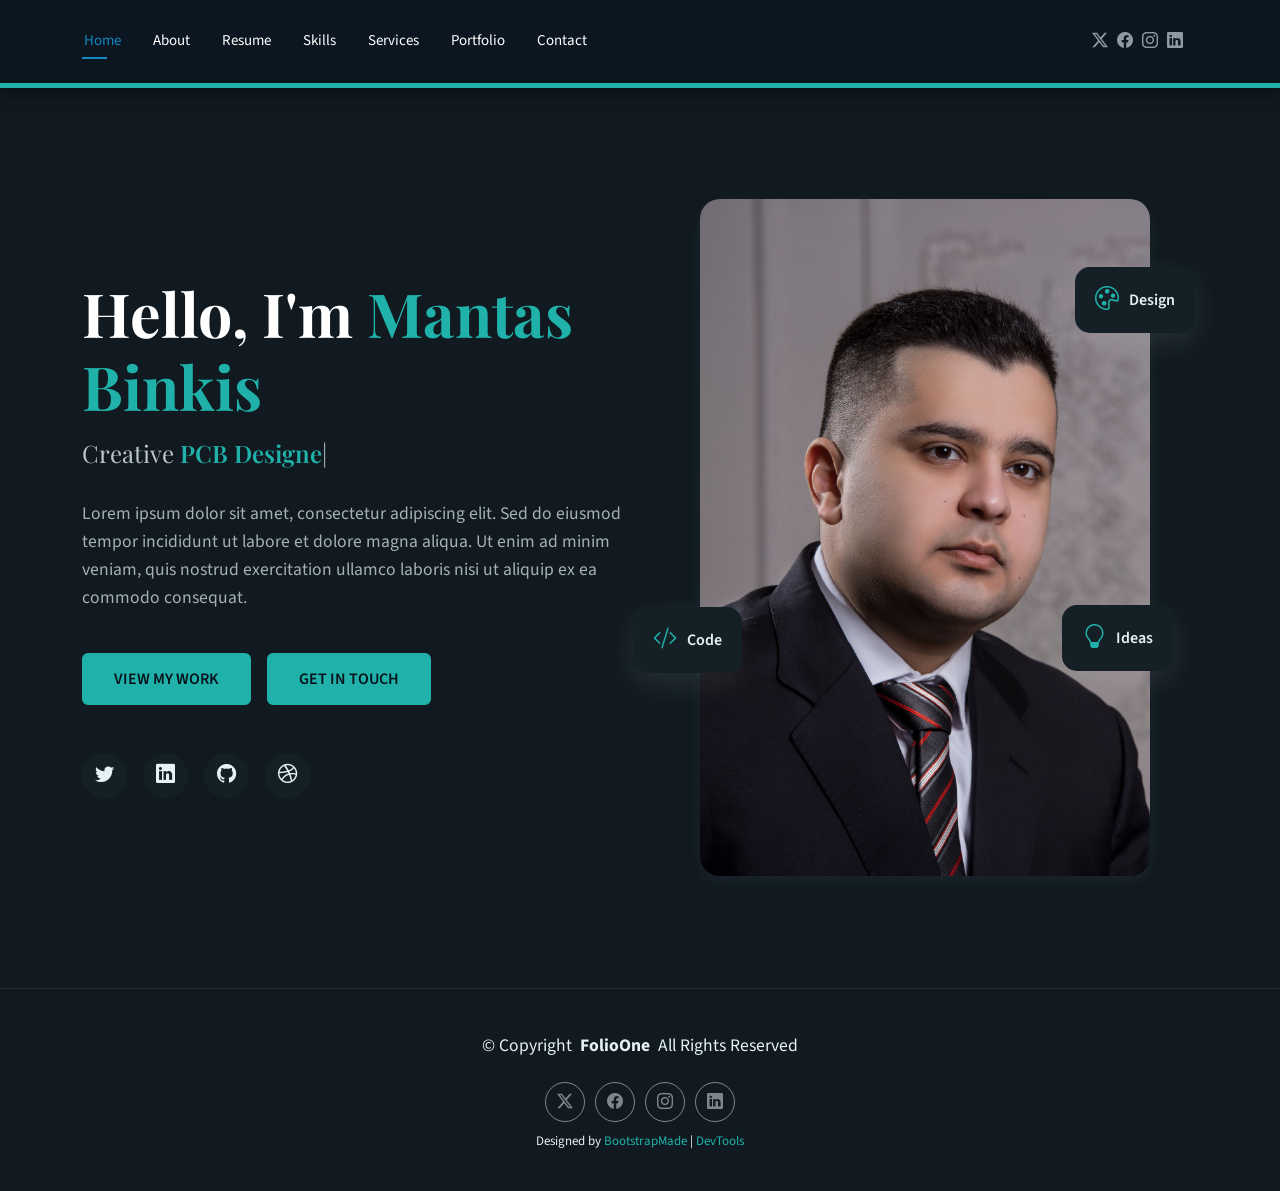
<file: index.html>
<!DOCTYPE html>
<html lang="lt">

<head>
  <meta charset="utf-8">
  <meta content="width=device-width, initial-scale=1.0" name="viewport">
  <title>Mano CV - Index</title>
  <meta name="author" content="Mantas Binkis">
  <meta name="description" content="Manto Binkio CV puslapis">
  <meta name="keywords" content="">

  <!-- Favicons -->
  <link href="assets/img/favicon.png" rel="icon">
  <link href="assets/img/apple-touch-icon.png" rel="apple-touch-icon">

  <!-- Fonts -->
  <link href="https://fonts.googleapis.com" rel="preconnect">
  <link href="https://fonts.gstatic.com" rel="preconnect" crossorigin>
  <link href="https://fonts.googleapis.com/css2?family=Roboto:ital,wght@0,100;0,300;0,400;0,500;0,700;0,900;1,100;1,300;1,400;1,500;1,700;1,900&family=Poppins:ital,wght@0,100;0,200;0,300;0,400;0,500;0,600;0,700;0,800;0,900;1,100;1,200;1,300;1,400;1,500;1,600;1,700;1,800;1,900&family=Raleway:ital,wght@0,100;0,200;0,300;0,400;0,500;0,600;0,700;0,800;0,900;1,100;1,200;1,300;1,400;1,500;1,600;1,700;1,800;1,900&display=swap" rel="stylesheet">

  <!-- Vendor CSS Files -->
  <link href="assets/vendor/bootstrap/css/bootstrap.min.css" rel="stylesheet">
  <link href="assets/vendor/bootstrap-icons/bootstrap-icons.css" rel="stylesheet">
  <link href="assets/vendor/aos/aos.css" rel="stylesheet">
  <link href="assets/vendor/swiper/swiper-bundle.min.css" rel="stylesheet">
  <link href="assets/vendor/glightbox/css/glightbox.min.css" rel="stylesheet">

  <!-- Main CSS File -->
  <link href="assets/css/main.css" rel="stylesheet">
  <link href="assets/css/custom.css" rel="stylesheet">
  
  <!-- =======================================================
  * Template Name: FolioOne
  * Template URL: https://bootstrapmade.com/folioone-bootstrap-portfolio-website-template/
  * Updated: Aug 23 2025 with Bootstrap v5.3.7
  * Author: BootstrapMade.com
  * License: https://bootstrapmade.com/license/
  ======================================================== -->
</head>

<body class="index-page">

  <header id="header" class="header d-flex align-items-center light-background sticky-top">
    <div class="container position-relative d-flex align-items-center justify-content-between">

      <!-- <a href="index.html" class="logo d-flex align-items-center me-auto me-xl-0">
      <img src="assets/img/logo.webp" alt="">
      <h1 class="sitename">FolioOne</h1> 
    </a> -->

      <nav id="navmenu" class="navmenu">
        <ul>
          <li><a href="index.html" class="active">Home</a></li>
          <li><a href="about.html">About</a></li>
          <li><a href="resume.html">Resume</a></li>
          <li><a href="skills.html">Skills</a></li>
          <li><a href="services.html">Services</a></li>
          <li><a href="portfolio.html">Portfolio</a></li>
          <li><a href="contact.html">Contact</a></li>
        </ul>
        <i class="mobile-nav-toggle d-xl-none bi bi-list"></i>
      </nav>

      <div class="header-social-links">
        <a href="#" class="twitter"><i class="bi bi-twitter-x"></i></a>
        <a href="#" class="facebook"><i class="bi bi-facebook"></i></a>
        <a href="#" class="instagram"><i class="bi bi-instagram"></i></a>
        <a href="#" class="linkedin"><i class="bi bi-linkedin"></i></a>
      </div>

    </div>
  </header>

  <main class="main">

    <!-- Hero Section -->
    <section id="hero" class="hero section">

      <div class="container" data-aos="fade-up" data-aos-delay="100">

        <div class="row gy-4 align-items-center">
          <div class="col-lg-6 order-2 order-lg-1">
            <div class="hero-content">
              <h1 data-aos="fade-up" data-aos-delay="200">Hello, I'm <span class="highlight">Mantas Binkis</span></h1>
              <h2 data-aos="fade-up" data-aos-delay="300">Creative <span class="typed" data-typed-items="PCB Designer, Electrical Engineer, Automation Application"></span></h2>
              <p data-aos="fade-up" data-aos-delay="400">Lorem ipsum dolor sit amet, consectetur adipiscing elit. Sed do eiusmod tempor incididunt ut labore et dolore magna aliqua. Ut enim ad minim veniam, quis nostrud exercitation ullamco laboris nisi ut aliquip ex ea commodo consequat.</p>
              <div class="hero-actions" data-aos="fade-up" data-aos-delay="500">
                <a href="portfolio.html" class="btn btn-primary">View My Work</a>
                <a href="contact.html" class="btn btn-outline">Get In Touch</a>
              </div>
              <div class="social-links" data-aos="fade-up" data-aos-delay="600">
                <a href="#"><i class="bi bi-twitter"></i></a>
                <a href="#"><i class="bi bi-linkedin"></i></a>
                <a href="#"><i class="bi bi-github"></i></a>
                <a href="#"><i class="bi bi-dribbble"></i></a>
              </div>
            </div>
          </div>
          <div class="col-lg-6 order-1 order-lg-2">
            <div class="hero-image" data-aos="zoom-in" data-aos-delay="300">
              <div class="image-wrapper">
                <img src="assets/img/profile/profile-square-11.jpg" alt="Sarah Mitchell" class="img-fluid">
                <div class="floating-elements">
                  <div class="floating-card design" data-aos="fade-left" data-aos-delay="700">
                    <i class="bi bi-palette"></i>
                    <span>Design</span>
                  </div>
                  <div class="floating-card code" data-aos="fade-right" data-aos-delay="800">
                    <i class="bi bi-code-slash"></i>
                    <span>Code</span>
                  </div>
                  <div class="floating-card creativity" data-aos="fade-up" data-aos-delay="900">
                    <i class="bi bi-lightbulb"></i>
                    <span>Ideas</span>
                  </div>
                </div>
              </div>
            </div>
          </div>
        </div>

      </div>

    </section><!-- /Hero Section -->

  </main>

  <footer id="footer" class="footer">

    <div class="container">
      <div class="copyright text-center ">
        <p>© <span>Copyright</span> <strong class="px-1 sitename">FolioOne</strong> <span>All Rights Reserved<br></span></p>
      </div>
      <div class="social-links d-flex justify-content-center">
        <a href=""><i class="bi bi-twitter-x"></i></a>
        <a href=""><i class="bi bi-facebook"></i></a>
        <a href=""><i class="bi bi-instagram"></i></a>
        <a href=""><i class="bi bi-linkedin"></i></a>
      </div>
      <div class="credits">
        <!-- All the links in the footer should remain intact. -->
        <!-- You can delete the links only if you've purchased the pro version. -->
        <!-- Licensing information: https://bootstrapmade.com/license/ -->
        <!-- Purchase the pro version with working PHP/AJAX contact form: [buy-url] -->
        Designed by <a href="https://bootstrapmade.com/">BootstrapMade</a> | <a href="https://bootstrapmade.com/tools/">DevTools</a>
      </div>
    </div>

  </footer>

  <!-- Scroll Top -->
  <a href="#" id="scroll-top" class="scroll-top d-flex align-items-center justify-content-center"><i class="bi bi-arrow-up-short"></i></a>

  <!-- Preloader -->
  <div id="preloader"></div>

  <!-- Vendor JS Files -->
  <script src="assets/vendor/bootstrap/js/bootstrap.bundle.min.js"></script>
  <script src="assets/vendor/php-email-form/validate.js"></script>
  <script src="assets/vendor/aos/aos.js"></script>
  <script src="assets/vendor/typed.js/typed.umd.js"></script>
  <script src="assets/vendor/waypoints/noframework.waypoints.js"></script>
  <script src="assets/vendor/purecounter/purecounter_vanilla.js"></script>
  <script src="assets/vendor/swiper/swiper-bundle.min.js"></script>
  <script src="assets/vendor/imagesloaded/imagesloaded.pkgd.min.js"></script>
  <script src="assets/vendor/isotope-layout/isotope.pkgd.min.js"></script>
  <script src="assets/vendor/glightbox/js/glightbox.min.js"></script>

  <!-- Main JS File -->
  <script src="assets/js/main.js"></script>

</body>

</html>
</file>
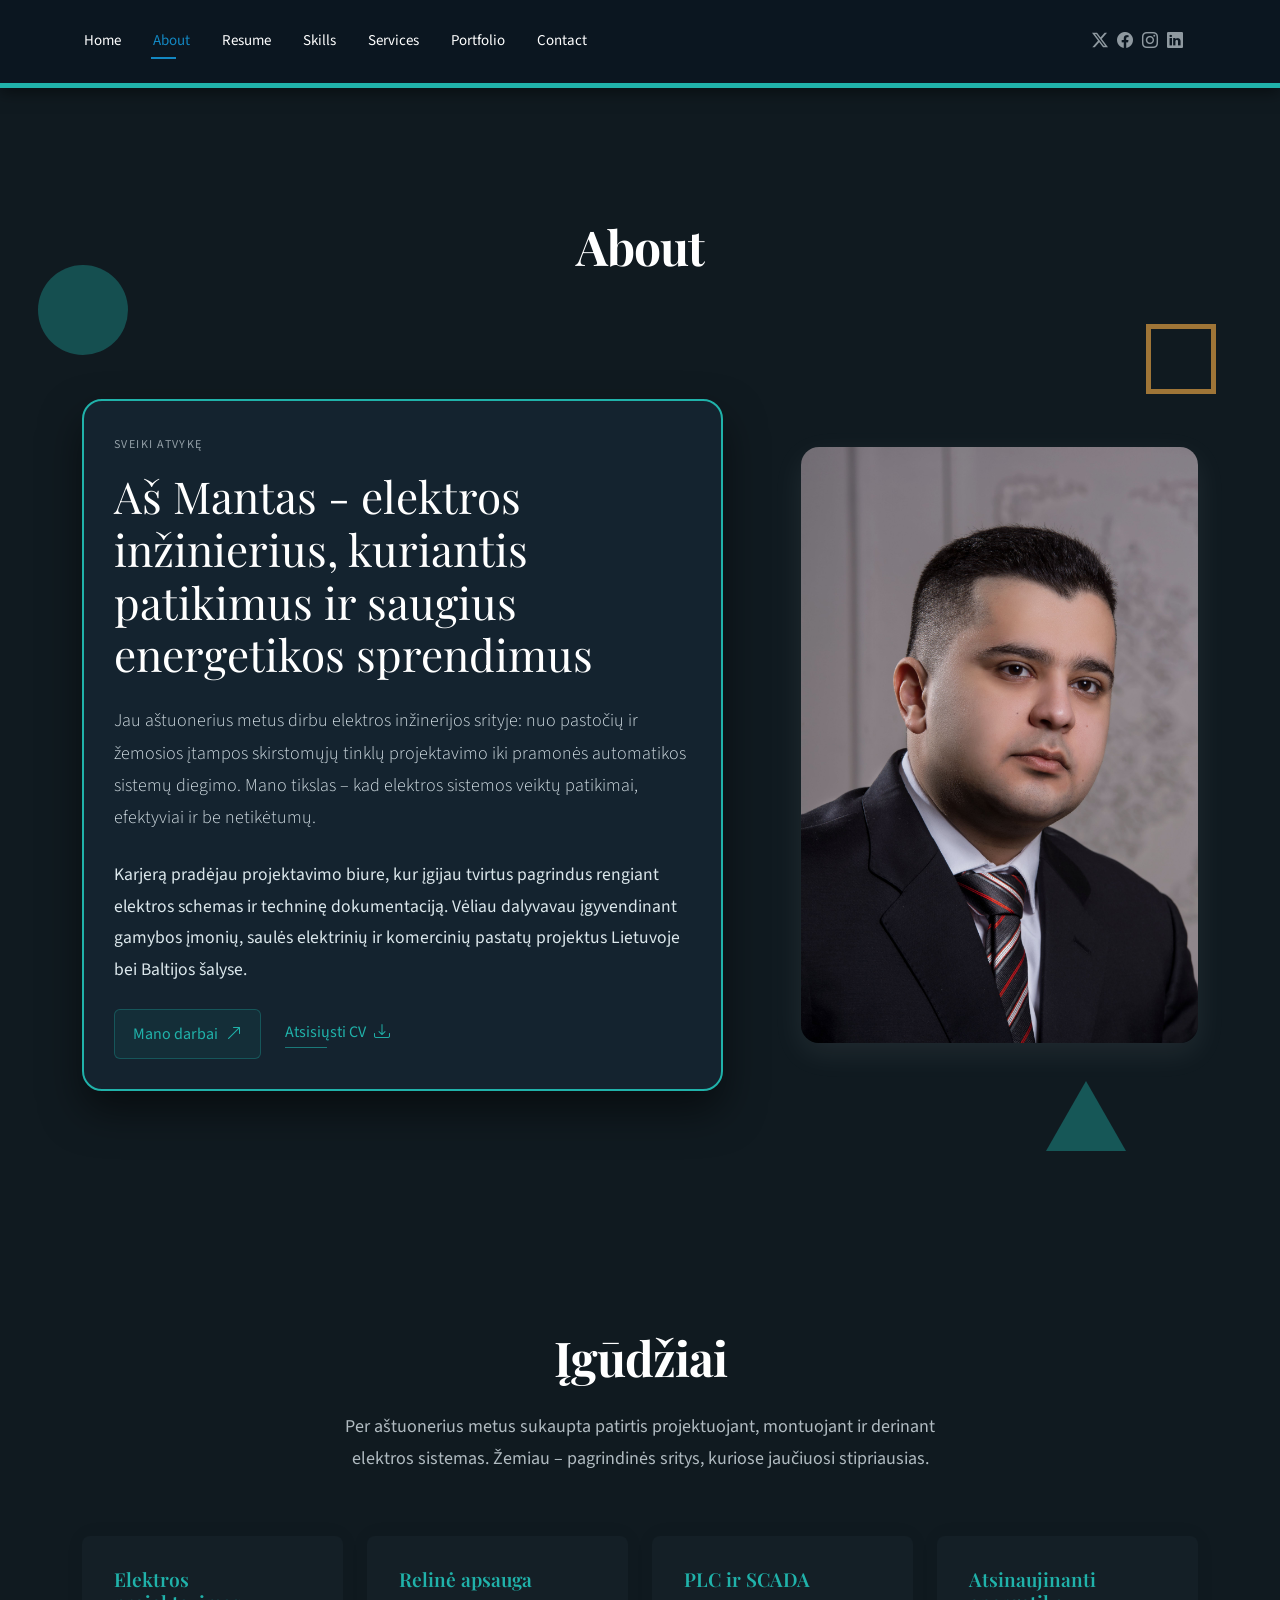
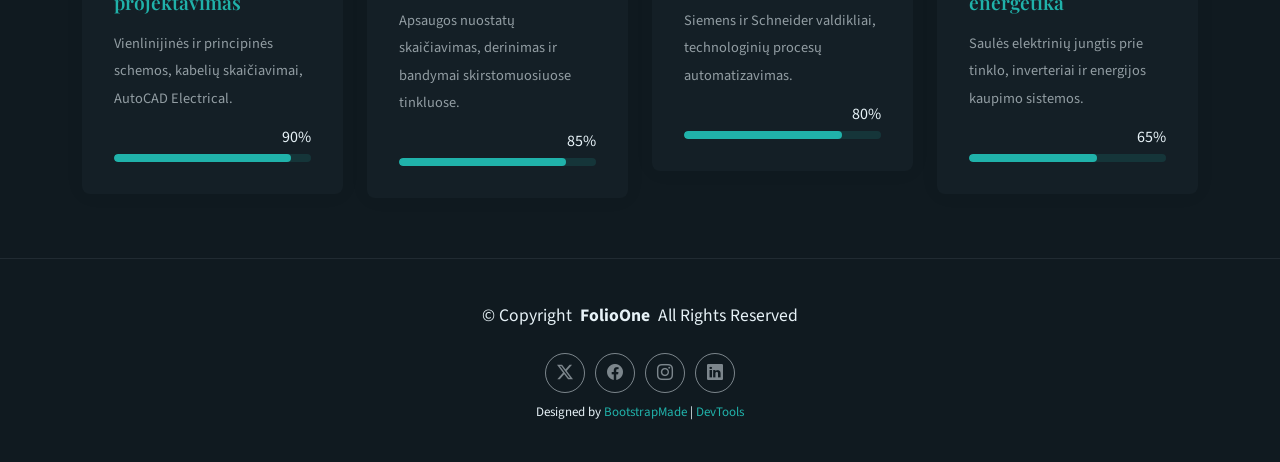
<file: about.html>
<!DOCTYPE html>
<html lang="lt">

<head>
  <meta charset="utf-8">
  <meta content="width=device-width, initial-scale=1.0" name="viewport">
  <title>Mano CV - Apie</title>
  <meta name="author" content="Mantas Binkis">
  <meta name="description" content="Manto Binkio CV puslapis">
  <meta name="keywords" content="">

  <!-- Favicons -->
  <link href="assets/img/favicon.png" rel="icon">
  <link href="assets/img/apple-touch-icon.png" rel="apple-touch-icon">

  <!-- Fonts -->
  <link href="https://fonts.googleapis.com" rel="preconnect">
  <link href="https://fonts.gstatic.com" rel="preconnect" crossorigin>
  <link href="https://fonts.googleapis.com/css2?family=Roboto:ital,wght@0,100;0,300;0,400;0,500;0,700;0,900;1,100;1,300;1,400;1,500;1,700;1,900&family=Poppins:ital,wght@0,100;0,200;0,300;0,400;0,500;0,600;0,700;0,800;0,900;1,100;1,200;1,300;1,400;1,500;1,600;1,700;1,800;1,900&family=Raleway:ital,wght@0,100;0,200;0,300;0,400;0,500;0,600;0,700;0,800;0,900;1,100;1,200;1,300;1,400;1,500;1,600;1,700;1,800;1,900&display=swap" rel="stylesheet">

  <!-- Vendor CSS Files -->
  <link href="assets/vendor/bootstrap/css/bootstrap.min.css" rel="stylesheet">
  <link href="assets/vendor/bootstrap-icons/bootstrap-icons.css" rel="stylesheet">
  <link href="assets/vendor/aos/aos.css" rel="stylesheet">
  <link href="assets/vendor/swiper/swiper-bundle.min.css" rel="stylesheet">
  <link href="assets/vendor/glightbox/css/glightbox.min.css" rel="stylesheet">

  <!-- Main CSS File -->
  <link href="assets/css/main.css" rel="stylesheet">
  <link href="assets/css/custom.css" rel="stylesheet">
  
  <!-- =======================================================
  * Template Name: FolioOne
  * Template URL: https://bootstrapmade.com/folioone-bootstrap-portfolio-website-template/
  * Updated: Aug 23 2025 with Bootstrap v5.3.7
  * Author: BootstrapMade.com
  * License: https://bootstrapmade.com/license/
  ======================================================== -->
</head>

<body class="about-page">

  <header id="header" class="header d-flex align-items-center light-background sticky-top">
    <div class="container position-relative d-flex align-items-center justify-content-between">


      <nav id="navmenu" class="navmenu">
        <ul>
          <li><a href="index.html">Home</a></li>
          <li><a href="about.html" class="active">About</a></li>
          <li><a href="resume.html">Resume</a></li>
          <li><a href="skills.html">Skills</a></li>
          <li><a href="services.html">Services</a></li>
          <li><a href="portfolio.html">Portfolio</a></li>
          <li><a href="contact.html">Contact</a></li>
        </ul>
        <i class="mobile-nav-toggle d-xl-none bi bi-list"></i>
      </nav>

      <div class="header-social-links">
        <a href="#" class="twitter"><i class="bi bi-twitter-x"></i></a>
        <a href="#" class="facebook"><i class="bi bi-facebook"></i></a>
        <a href="#" class="instagram"><i class="bi bi-instagram"></i></a>
        <a href="#" class="linkedin"><i class="bi bi-linkedin"></i></a>
      </div>

    </div>
  </header>

  <main class="main">

    <!-- About Section -->
    <section id="about" class="about section">

      <div class="about-shape about-circle"></div>
      <div class="about-shape about-square"></div>
      <div class="about-shape about-triangle"></div>

      <!-- Section Title -->
      <div class="container section-title" data-aos="fade-up">
        <h2>About</h2>
      </div><!-- End Section Title -->

      <div class="container" data-aos="fade-up" data-aos-delay="100">

        <!-- Intro + Photo -->
<div class="row align-items-center justify-content-between gy-5 mb-5">

  <!-- Left column: text -->
  <div class="col-lg-7" data-aos="fade-right" data-aos-delay="150">
    <div class="intro-content">
      <span class="eyebrow">Sveiki atvykę</span>
      <h2 class="headline">Aš Mantas - elektros inžinierius, kuriantis patikimus ir saugius energetikos sprendimus</h2>
      <p class="lead">
        Jau aštuonerius metus dirbu elektros inžinerijos srityje: nuo pastočių ir žemosios įtampos skirstomųjų tinklų projektavimo iki pramonės automatikos sistemų diegimo. Mano tikslas – kad elektros sistemos veiktų patikimai, efektyviai ir be netikėtumų.
      </p>
      <p>
        Karjerą pradėjau projektavimo biure, kur įgijau tvirtus pagrindus rengiant elektros schemas ir techninę dokumentaciją. Vėliau dalyvavau įgyvendinant gamybos įmonių, saulės elektrinių ir komercinių pastatų projektus Lietuvoje bei Baltijos šalyse.
      </p>

      <div class="cta-group">
        <a href="#portfolio" class="btn-ghost">
          Mano darbai <i class="bi bi-arrow-up-right"></i>
        </a>
        <a href="#" class="link-underline">
          Atsisiųsti CV <i class="bi bi-download"></i>
        </a>
      </div>
    </div><!-- End intro-content -->
  </div><!-- End left column -->

  <!-- Right column: photo -->
  <div class="col-lg-5" data-aos="zoom-in" data-aos-delay="250">
    <figure class="profile-figure text-center text-lg-end">
      <img src="assets/img/profile/profile-square-11.jpg" alt="Mantas portretas" class="img-fluid profile-photo">
    </figure>
  </div><!-- End right column -->

</div><!-- End row -->

      </div>
    </section><!-- /About Section -->

    <!-- Skills Section -->
    <section id="skills" class="skills section">

      <!-- Section Title -->
      <div class="container section-title" data-aos="fade-up">
        <h2>Įgūdžiai</h2>
        <p>Per aštuonerius metus sukaupta patirtis projektuojant, montuojant ir derinant elektros sistemas. Žemiau – pagrindinės sritys, kuriose jaučiuosi stipriausias.</p>
      </div><!-- End Section Title -->

      <div class="container" data-aos="fade-up" data-aos-delay="100">
  <div class="row g-4 skills-animation">

    <div class="col-md-6 col-lg-3" data-aos="fade-up" data-aos-delay="100">
      <div class="skill-box">
        <h3>Elektros projektavimas</h3>
        <p>Vienlinijinės ir principinės schemos, kabelių skaičiavimai, AutoCAD Electrical.</p>
        <span class="text-end d-block">90%</span>
        <div class="progress">
          <div class="progress-bar" role="progressbar" aria-valuenow="90" aria-valuemin="0" aria-valuemax="100"></div>
        </div>
      </div>
    </div>

    <div class="col-md-6 col-lg-3" data-aos="fade-up" data-aos-delay="200">
      <div class="skill-box">
        <h3>Relinė apsauga</h3>
        <p>Apsaugos nuostatų skaičiavimas, derinimas ir bandymai skirstomuosiuose tinkluose.</p>
        <span class="text-end d-block">85%</span>
        <div class="progress">
          <div class="progress-bar" role="progressbar" aria-valuenow="85" aria-valuemin="0" aria-valuemax="100"></div>
        </div>
      </div>
    </div>

    <div class="col-md-6 col-lg-3" data-aos="fade-up" data-aos-delay="300">
      <div class="skill-box">
        <h3>PLC ir SCADA</h3>
        <p>Siemens ir Schneider valdikliai, technologinių procesų automatizavimas.</p>
        <span class="text-end d-block">80%</span>
        <div class="progress">
          <div class="progress-bar" role="progressbar" aria-valuenow="80" aria-valuemin="0" aria-valuemax="100"></div>
        </div>
      </div>
    </div>

    <div class="col-md-6 col-lg-3" data-aos="fade-up" data-aos-delay="400">
      <div class="skill-box">
        <h3>Atsinaujinanti energetika</h3>
        <p>Saulės elektrinių jungtis prie tinklo, inverteriai ir energijos kaupimo sistemos.</p>
        <span class="text-end d-block">65%</span>
        <div class="progress">
          <div class="progress-bar" role="progressbar" aria-valuenow="65" aria-valuemin="0" aria-valuemax="100"></div>
        </div>
      </div>
    </div>

  </div>
</div>

    </section><!-- /Skills Section -->
  </main>

  <footer id="footer" class="footer">

    <div class="container">
      <div class="copyright text-center ">
        <p>© <span>Copyright</span> <strong class="px-1 sitename">FolioOne</strong> <span>All Rights Reserved<br></span></p>
      </div>
      <div class="social-links d-flex justify-content-center">
        <a href=""><i class="bi bi-twitter-x"></i></a>
        <a href=""><i class="bi bi-facebook"></i></a>
        <a href=""><i class="bi bi-instagram"></i></a>
        <a href=""><i class="bi bi-linkedin"></i></a>
      </div>
      <div class="credits">
        <!-- All the links in the footer should remain intact. -->
        <!-- You can delete the links only if you've purchased the pro version. -->
        <!-- Licensing information: https://bootstrapmade.com/license/ -->
        <!-- Purchase the pro version with working PHP/AJAX contact form: [buy-url] -->
        Designed by <a href="https://bootstrapmade.com/">BootstrapMade</a> | <a href="https://bootstrapmade.com/tools/">DevTools</a>
      </div>
    </div>

  </footer>

  <!-- Scroll Top -->
  <a href="#" id="scroll-top" class="scroll-top d-flex align-items-center justify-content-center"><i class="bi bi-arrow-up-short"></i></a>

  <!-- Preloader -->
  <div id="preloader"></div>

  <!-- Vendor JS Files -->
  <script src="assets/vendor/bootstrap/js/bootstrap.bundle.min.js"></script>
  <script src="assets/vendor/php-email-form/validate.js"></script>
  <script src="assets/vendor/aos/aos.js"></script>
  <script src="assets/vendor/typed.js/typed.umd.js"></script>
  <script src="assets/vendor/waypoints/noframework.waypoints.js"></script>
  <script src="assets/vendor/purecounter/purecounter_vanilla.js"></script>
  <script src="assets/vendor/swiper/swiper-bundle.min.js"></script>
  <script src="assets/vendor/imagesloaded/imagesloaded.pkgd.min.js"></script>
  <script src="assets/vendor/isotope-layout/isotope.pkgd.min.js"></script>
  <script src="assets/vendor/glightbox/js/glightbox.min.js"></script>

  <!-- Main JS File -->
  <script src="assets/js/main.js"></script>

</body>

</html>
</file>
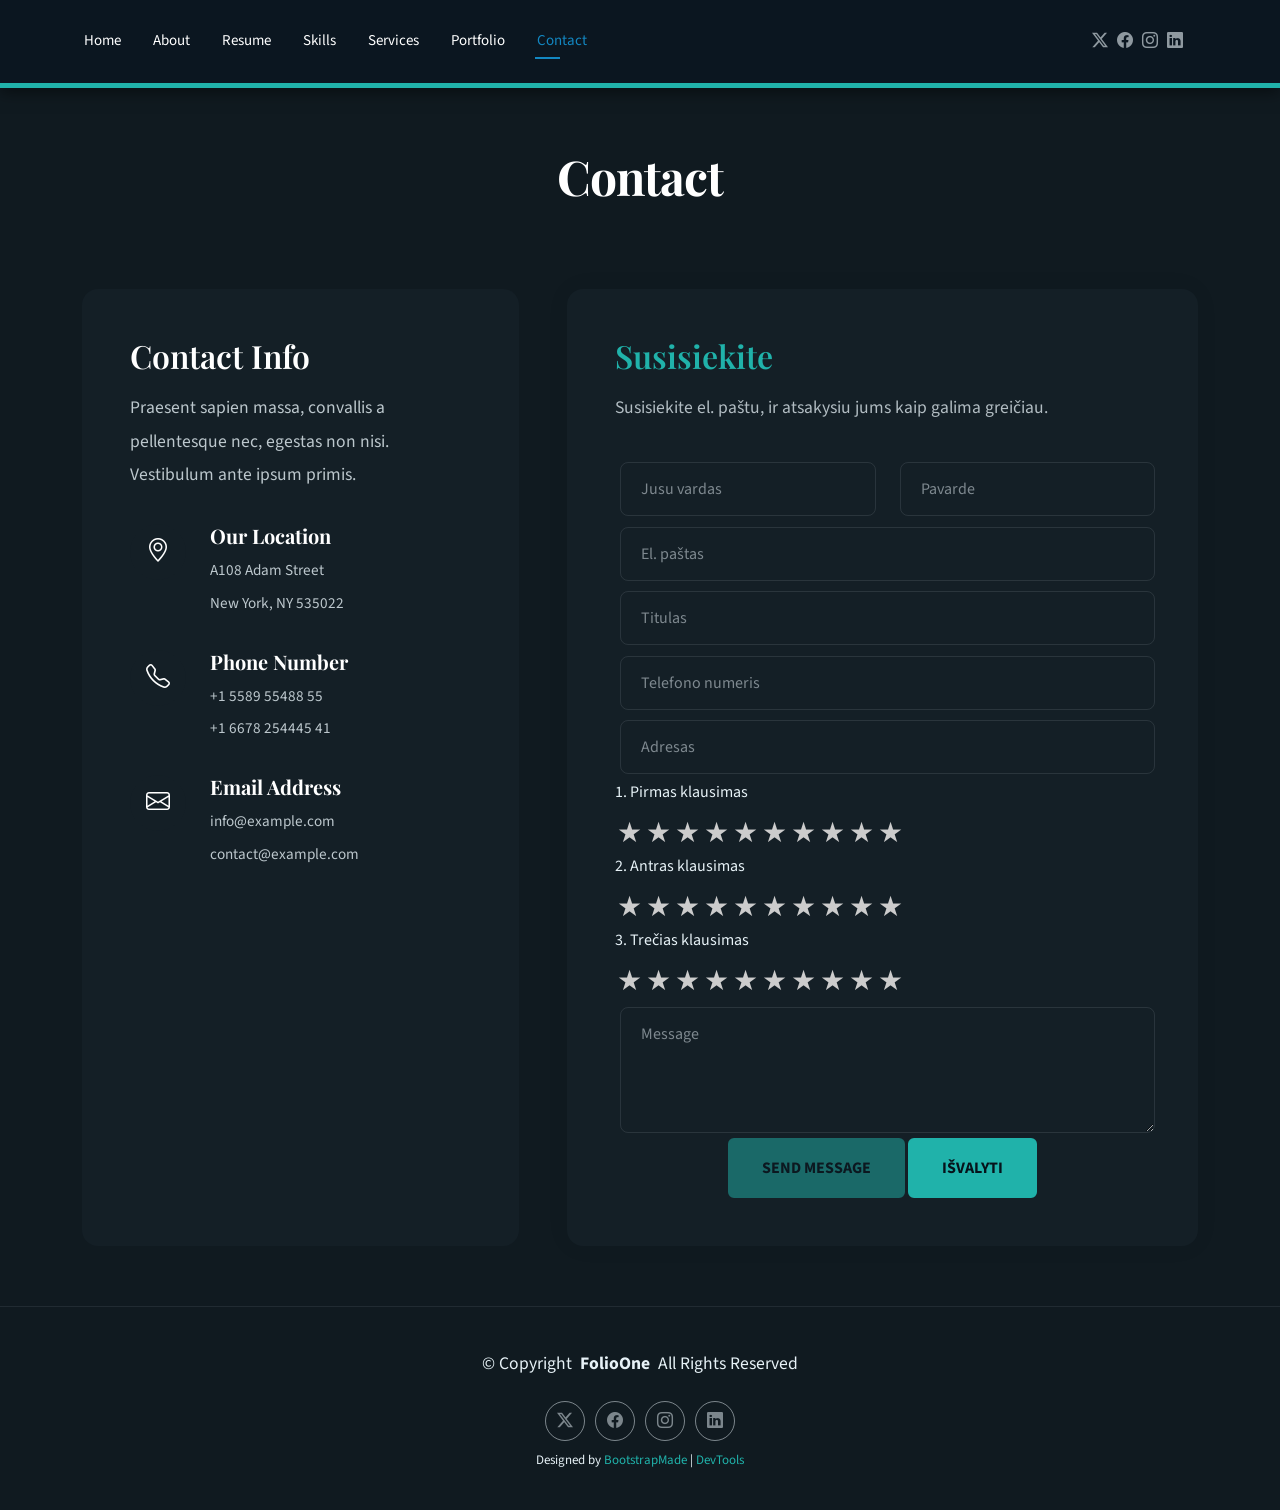
<file: contact.html>
<!DOCTYPE html>
<html lang="lt">

<head>
  <meta charset="utf-8">
  <meta content="width=device-width, initial-scale=1.0" name="viewport">
  <title>Mano CV - Kontaktai</title>
  <meta name="author" content="Mantas Binkis">
  <meta name="description" content="Manto Binkio CV puslapis">
  <meta name="keywords" content="">

  <!-- Favicons -->
  <link href="assets/img/favicon.png" rel="icon"> 
  <link href="assets/img/apple-touch-icon.png" rel="apple-touch-icon">

  <!-- Fonts -->
  <link href="https://fonts.googleapis.com" rel="preconnect">
  <link href="https://fonts.gstatic.com" rel="preconnect" crossorigin>
  <link href="https://fonts.googleapis.com/css2?family=Roboto:ital,wght@0,100;0,300;0,400;0,500;0,700;0,900;1,100;1,300;1,400;1,500;1,700;1,900&family=Poppins:ital,wght@0,100;0,200;0,300;0,400;0,500;0,600;0,700;0,800;0,900;1,100;1,200;1,300;1,400;1,500;1,600;1,700;1,800;1,900&family=Raleway:ital,wght@0,100;0,200;0,300;0,400;0,500;0,600;0,700;0,800;0,900;1,100;1,200;1,300;1,400;1,500;1,600;1,700;1,800;1,900&display=swap" rel="stylesheet">

  <!-- Vendor CSS Files -->
  <link href="assets/vendor/bootstrap/css/bootstrap.min.css" rel="stylesheet">
  <link href="assets/vendor/bootstrap-icons/bootstrap-icons.css" rel="stylesheet">
  <link href="assets/vendor/aos/aos.css" rel="stylesheet">
  <link href="assets/vendor/swiper/swiper-bundle.min.css" rel="stylesheet">
  <link href="assets/vendor/glightbox/css/glightbox.min.css" rel="stylesheet">

  <!-- Main CSS File -->
  <link href="assets/css/main.css" rel="stylesheet">
  <link href="assets/css/custom.css" rel="stylesheet">
  
  <!-- =======================================================
  * Template Name: FolioOne
  * Template URL: https://bootstrapmade.com/folioone-bootstrap-portfolio-website-template/
  * Updated: Aug 23 2025 with Bootstrap v5.3.7
  * Author: BootstrapMade.com
  * License: https://bootstrapmade.com/license/
  ======================================================== -->
</head>

<body class="contact-page">

  <header id="header" class="header d-flex align-items-center light-background sticky-top">
    <div class="container position-relative d-flex align-items-center justify-content-between">

      <!-- <a href="index.html" class="logo d-flex align-items-center me-auto me-xl-0">
      <img src="assets/img/logo.webp" alt="">
      <h1 class="sitename">FolioOne</h1> 
    </a> -->

      <nav id="navmenu" class="navmenu">
        <ul>
          <li><a href="index.html">Home</a></li>
          <li><a href="about.html">About</a></li>
          <li><a href="resume.html">Resume</a></li>
          <li><a href="skills.html">Skills</a></li>
          <li><a href="services.html">Services</a></li>
          <li><a href="portfolio.html">Portfolio</a></li>
          <li><a href="contact.html" class="active">Contact</a></li>
        </ul>
        <i class="mobile-nav-toggle d-xl-none bi bi-list"></i>
      </nav>

      <div class="header-social-links">
        <a href="#" class="twitter"><i class="bi bi-twitter-x"></i></a>
        <a href="#" class="facebook"><i class="bi bi-facebook"></i></a>
        <a href="#" class="instagram"><i class="bi bi-instagram"></i></a>
        <a href="#" class="linkedin"><i class="bi bi-linkedin"></i></a>
      </div>

    </div>
  </header>

  <main class="main">

    <!-- Contact Section -->
    <section id="contact" class="contact section">

      <!-- Section Title -->
      <div class="container section-title" data-aos="fade-up">
        <h2>Contact</h2>
      </div><!-- End Section Title -->

      <div class="container" data-aos="fade-up" data-aos-delay="100">

        <div class="row g-4 g-lg-5">
          <div class="col-lg-5">
            <div class="info-box" data-aos="fade-up" data-aos-delay="200">
              <h3>Contact Info</h3>
              <p>Praesent sapien massa, convallis a pellentesque nec, egestas non nisi. Vestibulum ante ipsum primis.</p>

              <div class="info-item" data-aos="fade-up" data-aos-delay="300">
                <div class="icon-box">
                  <i class="bi bi-geo-alt"></i>
                </div>
                <div class="content">
                  <h4>Our Location</h4>
                  <p>A108 Adam Street</p>
                  <p>New York, NY 535022</p>
                </div>
              </div>

              <div class="info-item" data-aos="fade-up" data-aos-delay="400">
                <div class="icon-box">
                  <i class="bi bi-telephone"></i>
                </div>
                <div class="content">
                  <h4>Phone Number</h4>
                  <p>+1 5589 55488 55</p>
                  <p>+1 6678 254445 41</p>
                </div>
              </div>

              <div class="info-item" data-aos="fade-up" data-aos-delay="500">
                <div class="icon-box">
                  <i class="bi bi-envelope"></i>
                </div>
                <div class="content">
                  <h4>Email Address</h4>
                  <p>info@example.com</p>
                  <p>contact@example.com</p>
                </div>
              </div>
            </div>
          </div>

          <div class="col-lg-7">
            <div class="contact-form" data-aos="fade-up" data-aos-delay="300">
              <h3>Susisiekite</h3>
              <p>Susisiekite el. paštu, ir atsakysiu jums kaip galima greičiau.</p>

              <form id="contactForm" method="post" novalidate>
                <div class="row gy-6">

                  <div class="col-md-6">
                    <input type="text" name="vardas" class="form-control" placeholder="Jusu vardas" required="">
                    <div class="text-danger small" id="err-vardas"></div>
                  </div>

                  <div class="col-md-6">
                    <input type="text" class="form-control" name="pavarde" placeholder="Pavarde" required="">
                    <div class="text-danger small" id="err-pavarde"></div>
                  </div>

                  <div class="col-12">
                    <input type="email" class="form-control" name="email" placeholder="El. paštas" required="">
                    <div class="text-danger small" id="err-email"></div>
                  </div>

                  <div class="col-12">
                    <input type="text" class="form-control" name="titulas" placeholder="Titulas" required="">
                    <div class="text-danger small" id="err-titulas"></div>
                  </div>
                  
                  <div class="col-12">
                    <input class="form-control" name="telefonas" placeholder="Telefono numeris" required="">
                    <div class="text-danger small" id="err-telefonas"></div>
                  </div>

                  <div class="col-12">
                    <input class="form-control" name="adresas" placeholder="Adresas" required="">
                    <div class="text-danger small" id="err-adresas"></div>
                  </div>

                  <div class="col-12">
                    <label class="form-label">1. Pirmas klausimas</label>
                    <div class="star-rating" data-name="q1"></div>
                    <div class="text-danger small" id="err-q1"></div>
                  </div>
                  <div class="col-12">
                    <label class="form-label">2. Antras klausimas</label>
                    <div class="star-rating" data-name="q2"></div>
                    <div class="text-danger small" id="err-q2"></div>
                  </div>
                  <div class="col-12">
                    <label class="form-label">3. Trečias klausimas</label>
                    <div class="star-rating" data-name="q3"></div>
                    <div class="text-danger small" id="err-q3"></div>
                  </div>

                  <div class="col-12">
                    <textarea class="form-control" name="zinute" rows="4" placeholder="Message" required=""></textarea>
                    <div class="text-danger small" id="err-zinute"></div>
                  </div>

                  <div class="col-12 text-center">
                    <button type="submit" class="btn">Send Message</button>
                    <button type="button" class="btn" id="clearBtn">Išvalyti</button>
                  </div>

                </div>
              </form>

              <div id="result"></div>

            </div>
          </div>

        </div>

      </div>

    </section><!-- /Contact Section -->

  </main>

  <footer id="footer" class="footer">

    <div class="container">
      <div class="copyright text-center ">
        <p>© <span>Copyright</span> <strong class="px-1 sitename">FolioOne</strong> <span>All Rights Reserved<br></span></p>
      </div>
      <div class="social-links d-flex justify-content-center">
        <a href=""><i class="bi bi-twitter-x"></i></a>
        <a href=""><i class="bi bi-facebook"></i></a>
        <a href=""><i class="bi bi-instagram"></i></a>
        <a href=""><i class="bi bi-linkedin"></i></a>
      </div>
      <div class="credits">
        <!-- All the links in the footer should remain intact. -->
        <!-- You can delete the links only if you've purchased the pro version. -->
        <!-- Licensing information: https://bootstrapmade.com/license/ -->
        <!-- Purchase the pro version with working PHP/AJAX contact form: [buy-url] -->
        Designed by <a href="https://bootstrapmade.com/">BootstrapMade</a> | <a href="https://bootstrapmade.com/tools/">DevTools</a>
      </div>
    </div>

  </footer>

  <!-- Scroll Top -->
  <a href="#" id="scroll-top" class="scroll-top d-flex align-items-center justify-content-center"><i class="bi bi-arrow-up-short"></i></a>

  <!-- Preloader -->
  <div id="preloader"></div>

  <!-- Vendor JS Files -->
  <script src="assets/vendor/bootstrap/js/bootstrap.bundle.min.js"></script>
  <script src="assets/vendor/php-email-form/validate.js"></script>
  <script src="assets/vendor/aos/aos.js"></script>
  <script src="assets/vendor/typed.js/typed.umd.js"></script>
  <script src="assets/vendor/waypoints/noframework.waypoints.js"></script>
  <script src="assets/vendor/purecounter/purecounter_vanilla.js"></script>
  <script src="assets/vendor/swiper/swiper-bundle.min.js"></script>
  <script src="assets/vendor/imagesloaded/imagesloaded.pkgd.min.js"></script>
  <script src="assets/vendor/isotope-layout/isotope.pkgd.min.js"></script>
  <script src="assets/vendor/glightbox/js/glightbox.min.js"></script>

  <!-- Main JS File -->
  <script src="assets/js/main.js"></script>
  <script src="assets/js/custom.js"></script>

</body>

</html>
</file>
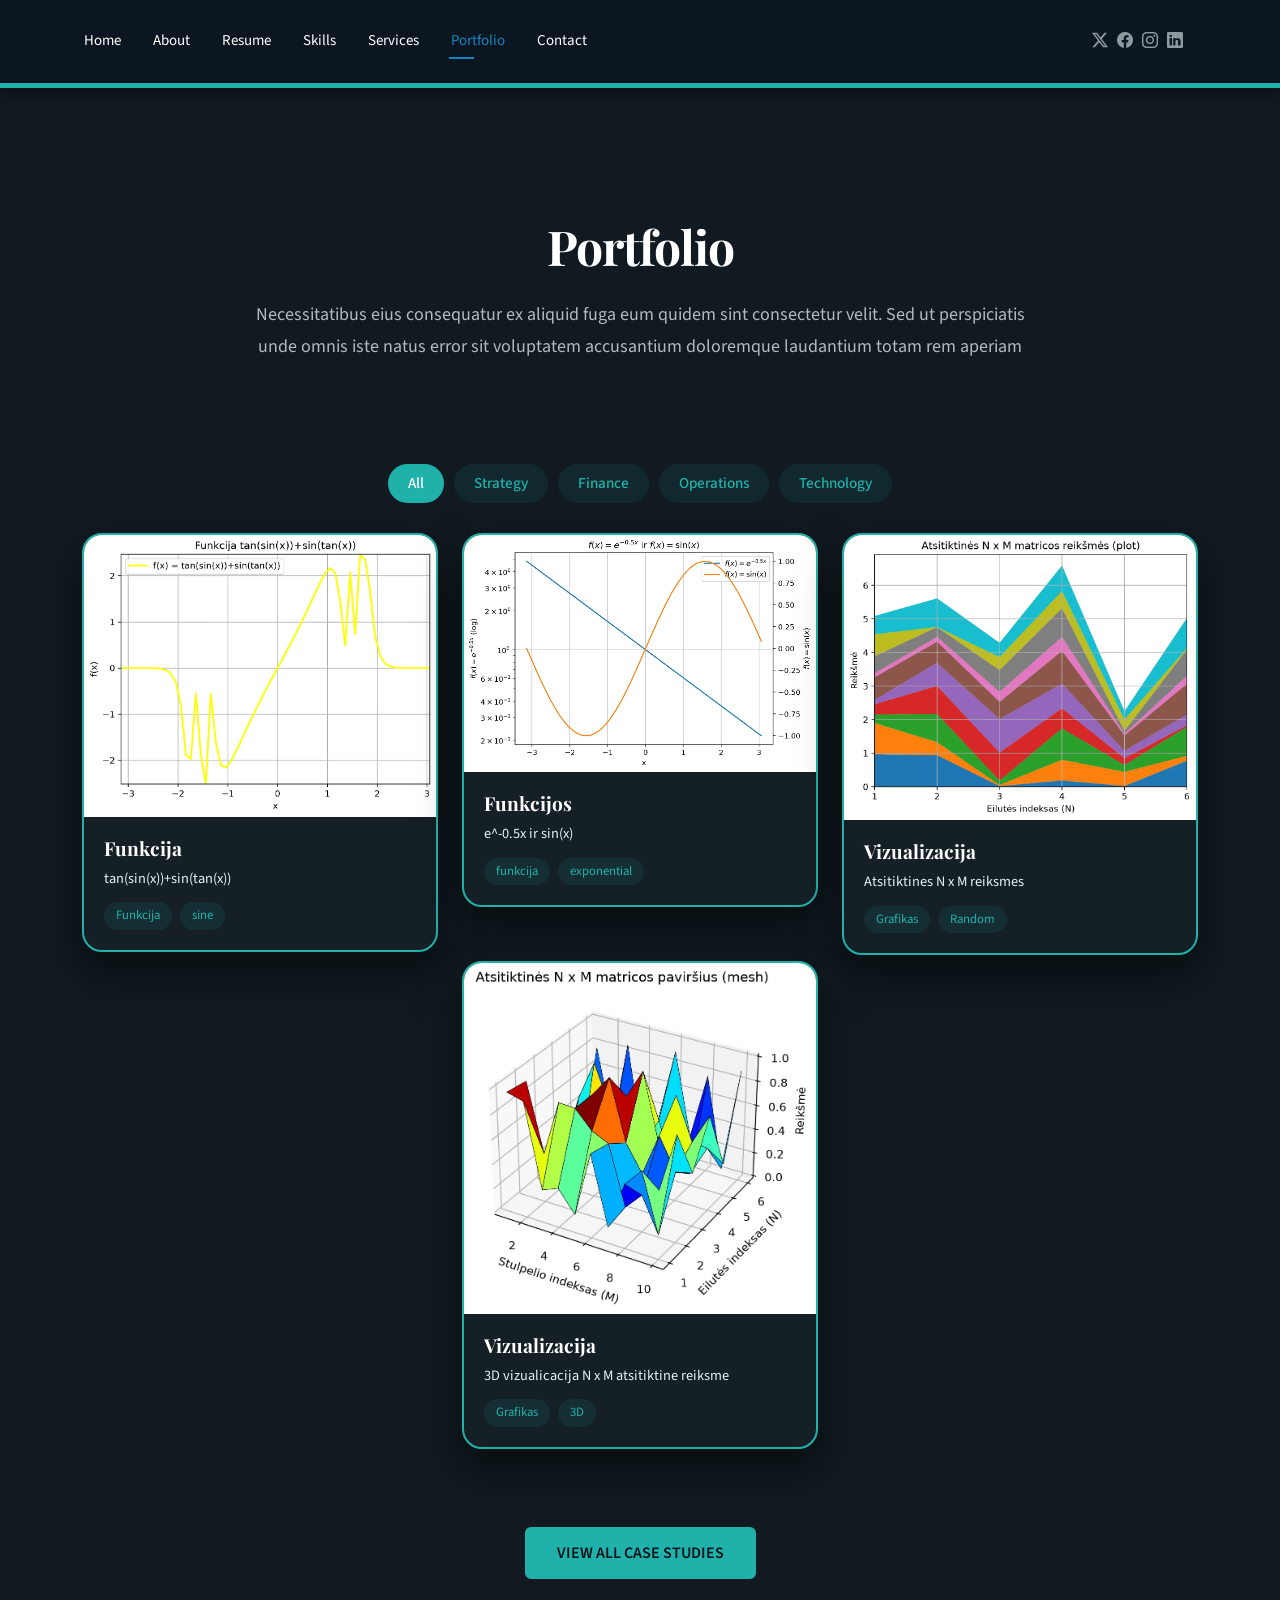
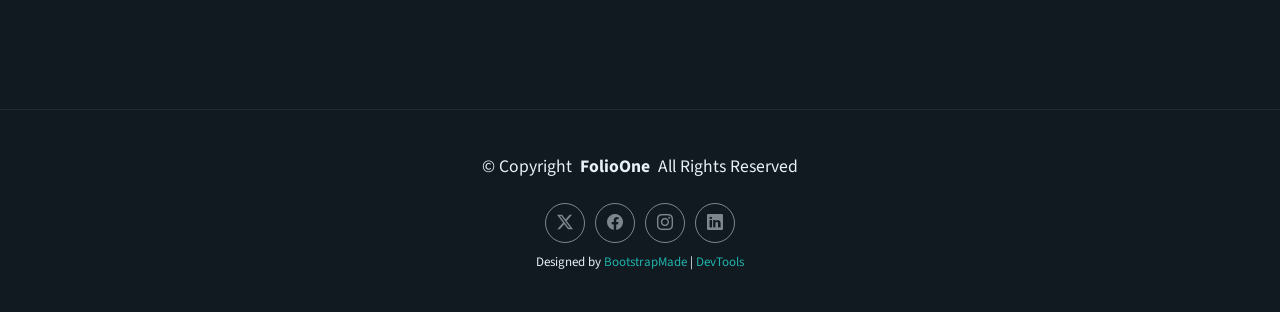
<file: portfolio.html>
<!DOCTYPE html>
<html lang="lt">

<head>
  <meta charset="utf-8">
  <meta content="width=device-width, initial-scale=1.0" name="viewport">
  <title>Mano CV - Portfolijus</title>
  <meta name="author" content="Mantas Binkis">
  <meta name="description" content="Manto Binkio CV puslapis">
  <meta name="keywords" content="">

  <!-- Favicons -->
  <link href="assets/img/favicon.png" rel="icon">
  <link href="assets/img/apple-touch-icon.png" rel="apple-touch-icon">

  <!-- Fonts -->
  <link href="https://fonts.googleapis.com" rel="preconnect">
  <link href="https://fonts.gstatic.com" rel="preconnect" crossorigin>
  <link href="https://fonts.googleapis.com/css2?family=Roboto:ital,wght@0,100;0,300;0,400;0,500;0,700;0,900;1,100;1,300;1,400;1,500;1,700;1,900&family=Poppins:ital,wght@0,100;0,200;0,300;0,400;0,500;0,600;0,700;0,800;0,900;1,100;1,200;1,300;1,400;1,500;1,600;1,700;1,800;1,900&family=Raleway:ital,wght@0,100;0,200;0,300;0,400;0,500;0,600;0,700;0,800;0,900;1,100;1,200;1,300;1,400;1,500;1,600;1,700;1,800;1,900&display=swap" rel="stylesheet">

  <!-- Vendor CSS Files -->
  <link href="assets/vendor/bootstrap/css/bootstrap.min.css" rel="stylesheet">
  <link href="assets/vendor/bootstrap-icons/bootstrap-icons.css" rel="stylesheet">
  <link href="assets/vendor/aos/aos.css" rel="stylesheet">
  <link href="assets/vendor/swiper/swiper-bundle.min.css" rel="stylesheet">
  <link href="assets/vendor/glightbox/css/glightbox.min.css" rel="stylesheet">

  <!-- Main CSS File -->
  <link href="assets/css/main.css" rel="stylesheet">
  <link href="assets/css/custom.css" rel="stylesheet">
  
  <!-- =======================================================
  * Template Name: FolioOne
  * Template URL: https://bootstrapmade.com/folioone-bootstrap-portfolio-website-template/
  * Updated: Aug 23 2025 with Bootstrap v5.3.7
  * Author: BootstrapMade.com
  * License: https://bootstrapmade.com/license/
  ======================================================== -->
</head>

<body class="portfolio-page">

  <header id="header" class="header d-flex align-items-center light-background sticky-top">
    <div class="container position-relative d-flex align-items-center justify-content-between">

      <!-- <a href="index.html" class="logo d-flex align-items-center me-auto me-xl-0">
      <img src="assets/img/logo.webp" alt="">
      <h1 class="sitename">FolioOne</h1> 
    </a> -->

      <nav id="navmenu" class="navmenu">
        <ul>
          <li><a href="index.html">Home</a></li>
          <li><a href="about.html">About</a></li>
          <li><a href="resume.html">Resume</a></li>
          <li><a href="skills.html">Skills</a></li>
          <li><a href="services.html">Services</a></li>
          <li><a href="portfolio.html" class="active">Portfolio</a></li>
          <li><a href="contact.html">Contact</a></li>
        </ul>
        <i class="mobile-nav-toggle d-xl-none bi bi-list"></i>
      </nav>

      <div class="header-social-links">
        <a href="#" class="twitter"><i class="bi bi-twitter-x"></i></a>
        <a href="#" class="facebook"><i class="bi bi-facebook"></i></a>
        <a href="#" class="instagram"><i class="bi bi-instagram"></i></a>
        <a href="#" class="linkedin"><i class="bi bi-linkedin"></i></a>
      </div>

    </div>
  </header>

  <main class="main">

    <!-- Portfolio Section -->
    <section id="portfolio" class="portfolio section">

      <!-- Section Title -->
      <div class="container section-title" data-aos="fade-up">
        <h2>Portfolio</h2>
        <p>Necessitatibus eius consequatur ex aliquid fuga eum quidem sint consectetur velit. Sed ut perspiciatis unde omnis iste natus error sit voluptatem accusantium doloremque laudantium totam rem aperiam</p>
      </div><!-- End Section Title -->

      <div class="container" data-aos="fade-up" data-aos-delay="100">

        <div class="isotope-layout" data-default-filter="*" data-layout="masonry" data-sort="original-order">
          <ul class="portfolio-filters isotope-filters" data-aos="fade-up" data-aos-delay="200">
            <li data-filter="*" class="filter-active">All</li>
            <li data-filter=".filter-strategy">Strategy</li>
            <li data-filter=".filter-finance">Finance</li>
            <li data-filter=".filter-operations">Operations</li>
            <li data-filter=".filter-technology">Technology</li>
          </ul><!-- End Portfolio Filters -->

          <div class="row gy-4 isotope-container" data-aos="fade-up" data-aos-delay="300">
            <div class="col-lg-4 col-md-6 portfolio-item isotope-item filter-strategy">
              <div class="portfolio-card">
                <div class="portfolio-img">
                  <img src="assets/img/portfolio/portfolio-1.webp" alt="Funkcijos tan(sin(x)) + sin(tan(x)) grafikas intervale nuo -π iki π" class="img-fluid">
                  <div class="portfolio-overlay">
                    <a href="assets/img/portfolio/portfolio-1.webp" class="glightbox portfolio-lightbox"><i class="bi bi-plus"></i></a>
                    <a href="#" class="portfolio-details-link"><i class="bi bi-link"></i></a>
                  </div>
                </div>
                <div class="portfolio-info">
                  <h4>Funkcija</h4>
                  <p>tan(sin(x))+sin(tan(x))</p>
                  <div class="portfolio-tags">
                    <span>Funkcija</span>
                    <span>sine</span>
                  </div>
                </div>
              </div>
            </div>

            <div class="col-lg-4 col-md-6 portfolio-item isotope-item filter-finance">
              <div class="portfolio-card">
                <div class="portfolio-img">
                  <img src="assets/img/portfolio/portfolio-2.webp" alt="Eksponentinės ir sinuso funkcijų grafikas su dviem y ašimis" class="img-fluid">
                  <div class="portfolio-overlay">
                    <a href="assets/img/portfolio/portfolio-2.webp" class="glightbox portfolio-lightbox"><i class="bi bi-plus"></i></a>
                    <a href="#" class="portfolio-details-link"><i class="bi bi-link"></i></a>
                  </div>
                </div>
                <div class="portfolio-info">
                  <h4>Funkcijos</h4>
                  <p>e^-0.5x ir sin(x)</p>
                  <div class="portfolio-tags">
                    <span>funkcija</span>
                    <span>exponential</span>
                  </div>
                </div>
              </div>
            </div>

            <div class="col-lg-4 col-md-6 portfolio-item isotope-item filter-operations">
              <div class="portfolio-card">
                <div class="portfolio-img">
                  <img src="assets/img/portfolio/portfolio-3.webp" alt="Atsitiktinės matricos reikšmių sritinė diagrama" class="img-fluid">
                  <div class="portfolio-overlay">
                    <a href="assets/img/portfolio/portfolio-3.webp" class="glightbox portfolio-lightbox"><i class="bi bi-plus"></i></a>
                    <a href="#" class="portfolio-details-link"><i class="bi bi-link"></i></a>
                  </div>
                </div>
                <div class="portfolio-info">
                  <h4>Vizualizacija</h4>
                  <p>Atsitiktines N x M reiksmes</p>
                  <div class="portfolio-tags">
                    <span>Grafikas</span>
                    <span>Random</span>
                  </div>
                </div>
              </div>
            </div>

            <div class="col-lg-4 col-md-6 portfolio-item isotope-item filter-technology">
              <div class="portfolio-card">
                <div class="portfolio-img">
                  <img src="assets/img/portfolio/portfolio-4.webp" alt="Atsitiktinės matricos paviršiaus grafikas (mesh)" class="img-fluid">
                  <div class="portfolio-overlay">
                    <a href="assets/img/portfolio/portfolio-4.webp" class="glightbox portfolio-lightbox"><i class="bi bi-plus"></i></a>
                    <a href="#" class="portfolio-details-link"><i class="bi bi-link"></i></a>
                  </div>
                </div>
                <div class="portfolio-info">
                  <h4>Vizualizacija</h4>
                  <p>3D vizualicacija N x M atsitiktine reiksme</p>
                  <div class="portfolio-tags">
                    <span>Grafikas</span>
                    <span>3D</span>
                  </div>
                </div>
              </div>
            </div>

            <!-- End Portfolio Items Container -->

        </div>

        <div class="text-center mt-5" data-aos="fade-up" data-aos-delay="400">
          <a href="#portfolio" class="btn btn-primary">View All Case Studies</a>
        </div>

      </div>

    </section><!-- /Portfolio Section -->

  </main>

  <footer id="footer" class="footer">

    <div class="container">
      <div class="copyright text-center ">
        <p>© <span>Copyright</span> <strong class="px-1 sitename">FolioOne</strong> <span>All Rights Reserved<br></span></p>
      </div>
      <div class="social-links d-flex justify-content-center">
        <a href=""><i class="bi bi-twitter-x"></i></a>
        <a href=""><i class="bi bi-facebook"></i></a>
        <a href=""><i class="bi bi-instagram"></i></a>
        <a href=""><i class="bi bi-linkedin"></i></a>
      </div>
      <div class="credits">
        <!-- All the links in the footer should remain intact. -->
        <!-- You can delete the links only if you've purchased the pro version. -->
        <!-- Licensing information: https://bootstrapmade.com/license/ -->
        <!-- Purchase the pro version with working PHP/AJAX contact form: [buy-url] -->
        Designed by <a href="https://bootstrapmade.com/">BootstrapMade</a> | <a href="https://bootstrapmade.com/tools/">DevTools</a>
      </div>
    </div>

  </footer>

  <!-- Scroll Top -->
  <a href="#" id="scroll-top" class="scroll-top d-flex align-items-center justify-content-center"><i class="bi bi-arrow-up-short"></i></a>

  <!-- Preloader -->
  <div id="preloader"></div>

  <!-- Vendor JS Files -->
  <script src="assets/vendor/bootstrap/js/bootstrap.bundle.min.js"></script>
  <script src="assets/vendor/php-email-form/validate.js"></script>
  <script src="assets/vendor/aos/aos.js"></script>
  <script src="assets/vendor/typed.js/typed.umd.js"></script>
  <script src="assets/vendor/waypoints/noframework.waypoints.js"></script>
  <script src="assets/vendor/purecounter/purecounter_vanilla.js"></script>
  <script src="assets/vendor/swiper/swiper-bundle.min.js"></script>
  <script src="assets/vendor/imagesloaded/imagesloaded.pkgd.min.js"></script>
  <script src="assets/vendor/isotope-layout/isotope.pkgd.min.js"></script>
  <script src="assets/vendor/glightbox/js/glightbox.min.js"></script>

  <!-- Main JS File -->
  <script src="assets/js/main.js"></script>

</body>

</html>
</file>
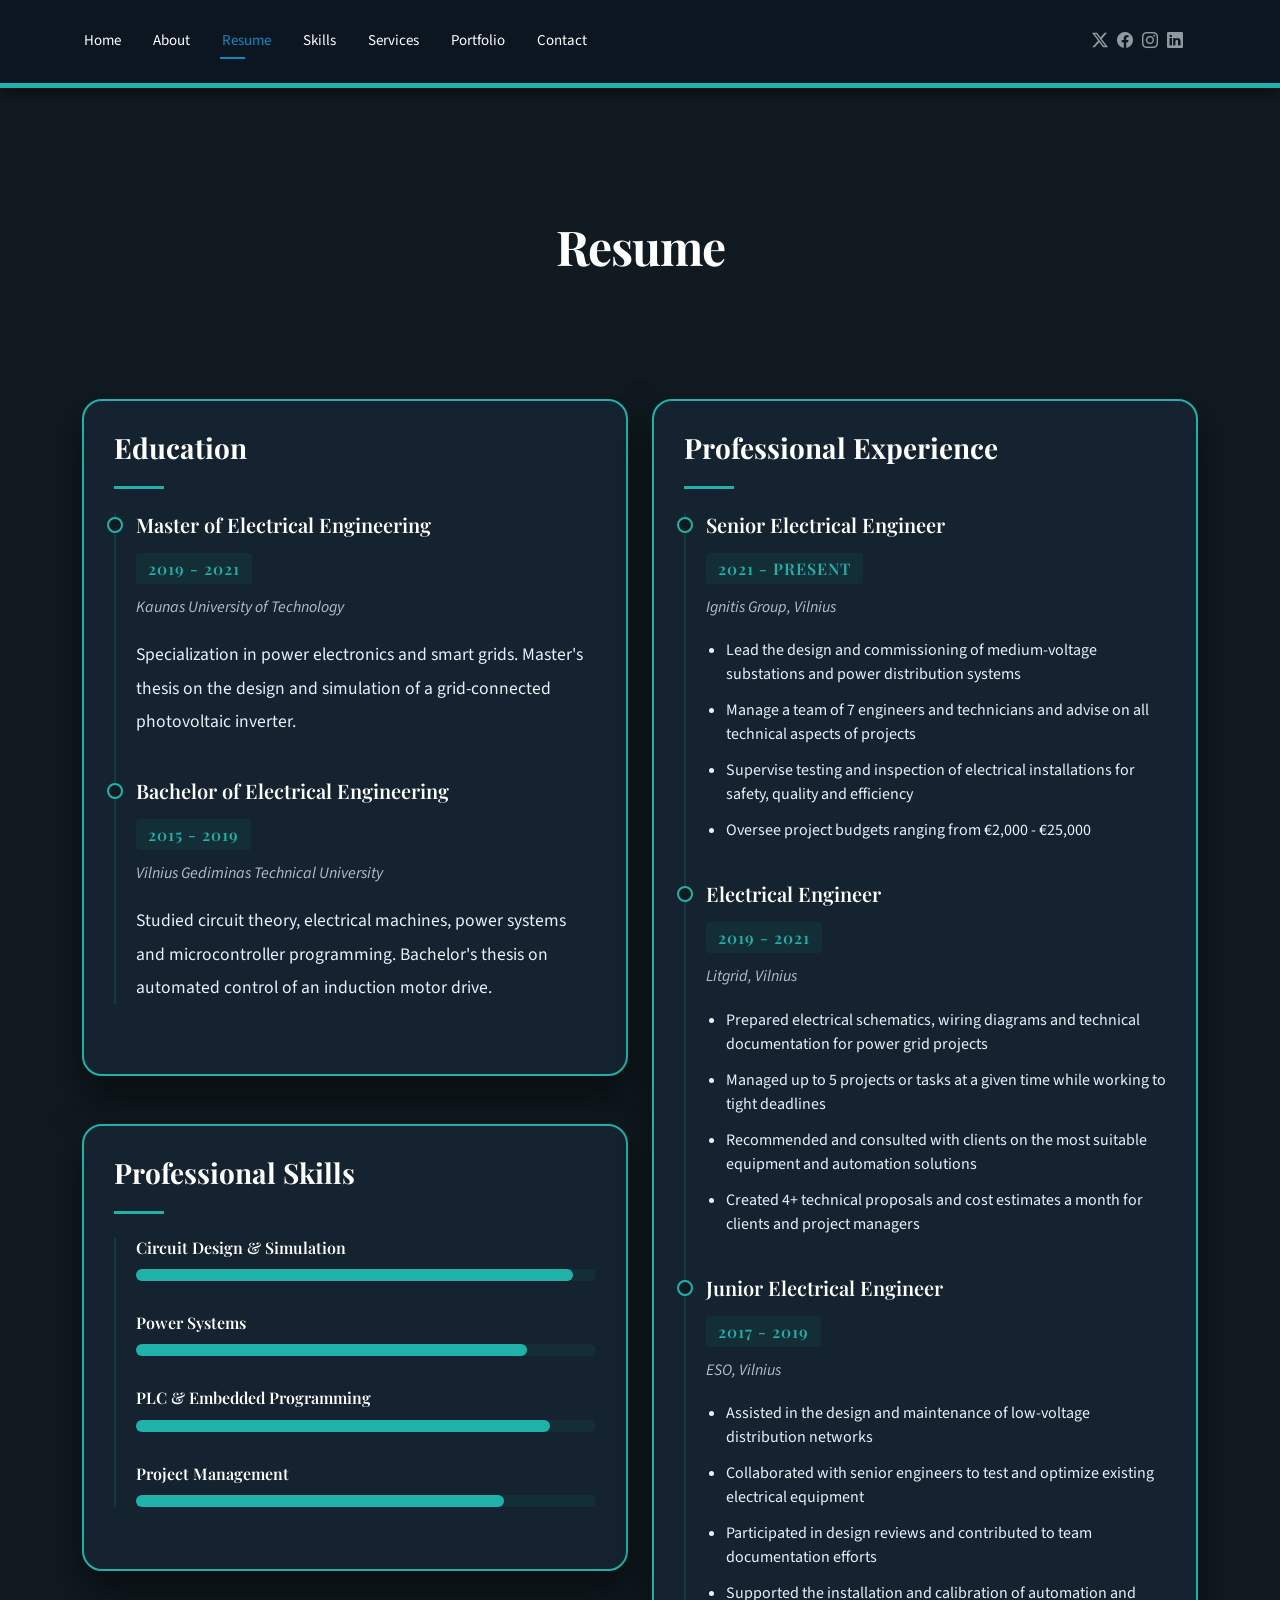
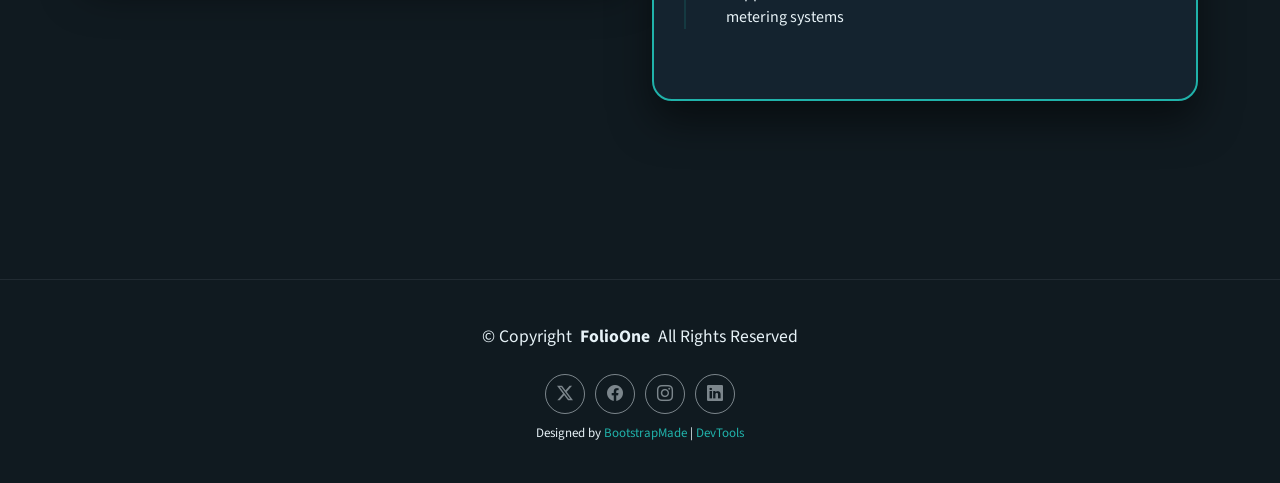
<file: resume.html>
<!DOCTYPE html>
<html lang="lt">

<head>
  <meta charset="utf-8">
  <meta content="width=device-width, initial-scale=1.0" name="viewport">
  <title>Mano CV - Reziume</title>
  <meta name="author" content="Mantas Binkis">
  <meta name="description" content="Manto Binkio CV puslapis">
  <meta name="keywords" content="">

  <!-- Favicons -->
  <link href="assets/img/favicon.png" rel="icon">
  <link href="assets/img/apple-touch-icon.png" rel="apple-touch-icon">

  <!-- Fonts -->
  <link href="https://fonts.googleapis.com" rel="preconnect">
  <link href="https://fonts.gstatic.com" rel="preconnect" crossorigin>
  <link href="https://fonts.googleapis.com/css2?family=Roboto:ital,wght@0,100;0,300;0,400;0,500;0,700;0,900;1,100;1,300;1,400;1,500;1,700;1,900&family=Poppins:ital,wght@0,100;0,200;0,300;0,400;0,500;0,600;0,700;0,800;0,900;1,100;1,200;1,300;1,400;1,500;1,600;1,700;1,800;1,900&family=Raleway:ital,wght@0,100;0,200;0,300;0,400;0,500;0,600;0,700;0,800;0,900;1,100;1,200;1,300;1,400;1,500;1,600;1,700;1,800;1,900&display=swap" rel="stylesheet">

  <!-- Vendor CSS Files -->
  <link href="assets/vendor/bootstrap/css/bootstrap.min.css" rel="stylesheet">
  <link href="assets/vendor/bootstrap-icons/bootstrap-icons.css" rel="stylesheet">
  <link href="assets/vendor/aos/aos.css" rel="stylesheet">
  <link href="assets/vendor/swiper/swiper-bundle.min.css" rel="stylesheet">
  <link href="assets/vendor/glightbox/css/glightbox.min.css" rel="stylesheet">

  <!-- Main CSS File -->
  <link href="assets/css/main.css" rel="stylesheet">
  <link href="assets/css/custom.css" rel="stylesheet">
  
  <!-- =======================================================
  * Template Name: FolioOne
  * Template URL: https://bootstrapmade.com/folioone-bootstrap-portfolio-website-template/
  * Updated: Aug 23 2025 with Bootstrap v5.3.7
  * Author: BootstrapMade.com
  * License: https://bootstrapmade.com/license/
  ======================================================== -->
</head>

<body class="resume-page">

  <header id="header" class="header d-flex align-items-center light-background sticky-top">
    <div class="container position-relative d-flex align-items-center justify-content-between">

      <!-- <a href="index.html" class="logo d-flex align-items-center me-auto me-xl-0">
      <img src="assets/img/logo.webp" alt="">
      <h1 class="sitename">FolioOne</h1> 
    </a> -->

      <nav id="navmenu" class="navmenu">
        <ul>
          <li><a href="index.html">Home</a></li>
          <li><a href="about.html">About</a></li>
          <li><a href="resume.html" class="active">Resume</a></li>
          <li><a href="skills.html">Skills</a></li>
          <li><a href="services.html">Services</a></li>
          <li><a href="portfolio.html">Portfolio</a></li>
          <li><a href="contact.html">Contact</a></li>
        </ul>
        <i class="mobile-nav-toggle d-xl-none bi bi-list"></i>
      </nav>

      <div class="header-social-links">
        <a href="#" class="twitter"><i class="bi bi-twitter-x"></i></a>
        <a href="#" class="facebook"><i class="bi bi-facebook"></i></a>
        <a href="#" class="instagram"><i class="bi bi-instagram"></i></a>
        <a href="#" class="linkedin"><i class="bi bi-linkedin"></i></a>
      </div>

    </div>
  </header>

  <main class="main">

    <!-- Resume Section -->
    <section id="resume" class="resume section">

      <!-- Section Title -->
      <div class="container section-title" data-aos="fade-up">
        <h2>Resume</h2>
      </div><!-- End Section Title -->

      <div class="container" data-aos="fade-up" data-aos-delay="100">

        <div class="row">
          <div class="col-lg-6">

            <!-- Education Section -->
            <div class="resume-item" data-aos="fade-up">
              <h3 class="resume-title">Education</h3>

              <div class="resume-content">
                <article class="education-item">
                  <h4>Master of Electrical Engineering</h4>
                  <h5>2019 - 2021</h5>
                  <p class="institution"><em>Kaunas University of Technology</em></p>
                  <p>Specialization in power electronics and smart grids. Master's thesis on the design and simulation of a grid-connected photovoltaic inverter.</p>
                </article>

                <article class="education-item">
                  <h4>Bachelor of Electrical Engineering</h4>
                  <h5>2015 - 2019</h5>
                  <p class="institution"><em>Vilnius Gediminas Technical University</em></p>
                  <p>Studied circuit theory, electrical machines, power systems and microcontroller programming. Bachelor's thesis on automated control of an induction motor drive.</p>
                </article>
              </div>
            </div><!-- End Education Section -->

            <!-- Professional Skills Section -->
            <div class="resume-item skills-animation" data-aos="fade-up">
              <h3 class="resume-title">Professional Skills</h3>

              <div class="resume-content">
                <div class="skill-item">
                  <h4>Circuit Design &amp; Simulation</h4>
                  <div class="progress">
                    <div class="progress-bar" role="progressbar" aria-valuenow="95" aria-valuemin="0" aria-valuemax="100"></div>
                  </div>
                </div>

                <div class="skill-item">
                  <h4>Power Systems</h4>
                  <div class="progress">
                    <div class="progress-bar" role="progressbar" aria-valuenow="85" aria-valuemin="0" aria-valuemax="100"></div>
                  </div>
                </div>

                <div class="skill-item">
                  <h4>PLC &amp; Embedded Programming</h4>
                  <div class="progress">
                    <div class="progress-bar" role="progressbar" aria-valuenow="90" aria-valuemin="0" aria-valuemax="100"></div>
                  </div>
                </div>

                <div class="skill-item">
                  <h4>Project Management</h4>
                  <div class="progress">
                    <div class="progress-bar" role="progressbar" aria-valuenow="80" aria-valuemin="0" aria-valuemax="100"></div>
                  </div>
                </div>
              </div>
            </div><!-- End Professional Skills Section -->
          </div>

          <div class="col-lg-6">
            <!-- Experience Section -->
            <div class="resume-item" data-aos="fade-up" data-aos-delay="100">
              <h3 class="resume-title">Professional Experience</h3>

              <div class="resume-content">
                <article class="experience-item">
                  <h4>Senior Electrical Engineer</h4>
                  <h5>2021 - Present</h5>
                  <p class="company"><em>Ignitis Group, Vilnius</em></p>
                  <ul>
                    <li>Lead the design and commissioning of medium-voltage substations and power distribution systems</li>
                    <li>Manage a team of 7 engineers and technicians and advise on all technical aspects of projects</li>
                    <li>Supervise testing and inspection of electrical installations for safety, quality and efficiency</li>
                    <li>Oversee project budgets ranging from €2,000 - €25,000</li>
                  </ul>
                </article>

                <article class="experience-item">
                  <h4>Electrical Engineer</h4>
                  <h5>2019 - 2021</h5>
                  <p class="company"><em>Litgrid, Vilnius</em></p>
                  <ul>
                    <li>Prepared electrical schematics, wiring diagrams and technical documentation for power grid projects</li>
                    <li>Managed up to 5 projects or tasks at a given time while working to tight deadlines</li>
                    <li>Recommended and consulted with clients on the most suitable equipment and automation solutions</li>
                    <li>Created 4+ technical proposals and cost estimates a month for clients and project managers</li>
                  </ul>
                </article>

                <article class="experience-item">
                  <h4>Junior Electrical Engineer</h4>
                  <h5>2017 - 2019</h5>
                  <p class="company"><em>ESO, Vilnius</em></p>
                  <ul>
                    <li>Assisted in the design and maintenance of low-voltage distribution networks</li>
                    <li>Collaborated with senior engineers to test and optimize existing electrical equipment</li>
                    <li>Participated in design reviews and contributed to team documentation efforts</li>
                    <li>Supported the installation and calibration of automation and metering systems</li>
                  </ul>
                </article>
              </div>
            </div><!-- End Experience Section -->
          </div>
        </div>

      </div>

    </section><!-- /Resume Section -->

  </main>

  <footer id="footer" class="footer">

    <div class="container">
      <div class="copyright text-center ">
        <p>© <span>Copyright</span> <strong class="px-1 sitename">FolioOne</strong> <span>All Rights Reserved<br></span></p>
      </div>
      <div class="social-links d-flex justify-content-center">
        <a href=""><i class="bi bi-twitter-x"></i></a>
        <a href=""><i class="bi bi-facebook"></i></a>
        <a href=""><i class="bi bi-instagram"></i></a>
        <a href=""><i class="bi bi-linkedin"></i></a>
      </div>
      <div class="credits">
        <!-- All the links in the footer should remain intact. -->
        <!-- You can delete the links only if you've purchased the pro version. -->
        <!-- Licensing information: https://bootstrapmade.com/license/ -->
        <!-- Purchase the pro version with working PHP/AJAX contact form: [buy-url] -->
        Designed by <a href="https://bootstrapmade.com/">BootstrapMade</a> | <a href="https://bootstrapmade.com/tools/">DevTools</a>
      </div>
    </div>

  </footer>

  <!-- Scroll Top -->
  <a href="#" id="scroll-top" class="scroll-top d-flex align-items-center justify-content-center"><i class="bi bi-arrow-up-short"></i></a>

  <!-- Preloader -->
  <div id="preloader"></div>

  <!-- Vendor JS Files -->
  <script src="assets/vendor/bootstrap/js/bootstrap.bundle.min.js"></script>
  <script src="assets/vendor/php-email-form/validate.js"></script>
  <script src="assets/vendor/aos/aos.js"></script>
  <script src="assets/vendor/typed.js/typed.umd.js"></script>
  <script src="assets/vendor/waypoints/noframework.waypoints.js"></script>
  <script src="assets/vendor/purecounter/purecounter_vanilla.js"></script>
  <script src="assets/vendor/swiper/swiper-bundle.min.js"></script>
  <script src="assets/vendor/imagesloaded/imagesloaded.pkgd.min.js"></script>
  <script src="assets/vendor/isotope-layout/isotope.pkgd.min.js"></script>
  <script src="assets/vendor/glightbox/js/glightbox.min.js"></script>

  <!-- Main JS File -->
  <script src="assets/js/main.js"></script>

</body>

</html>
</file>
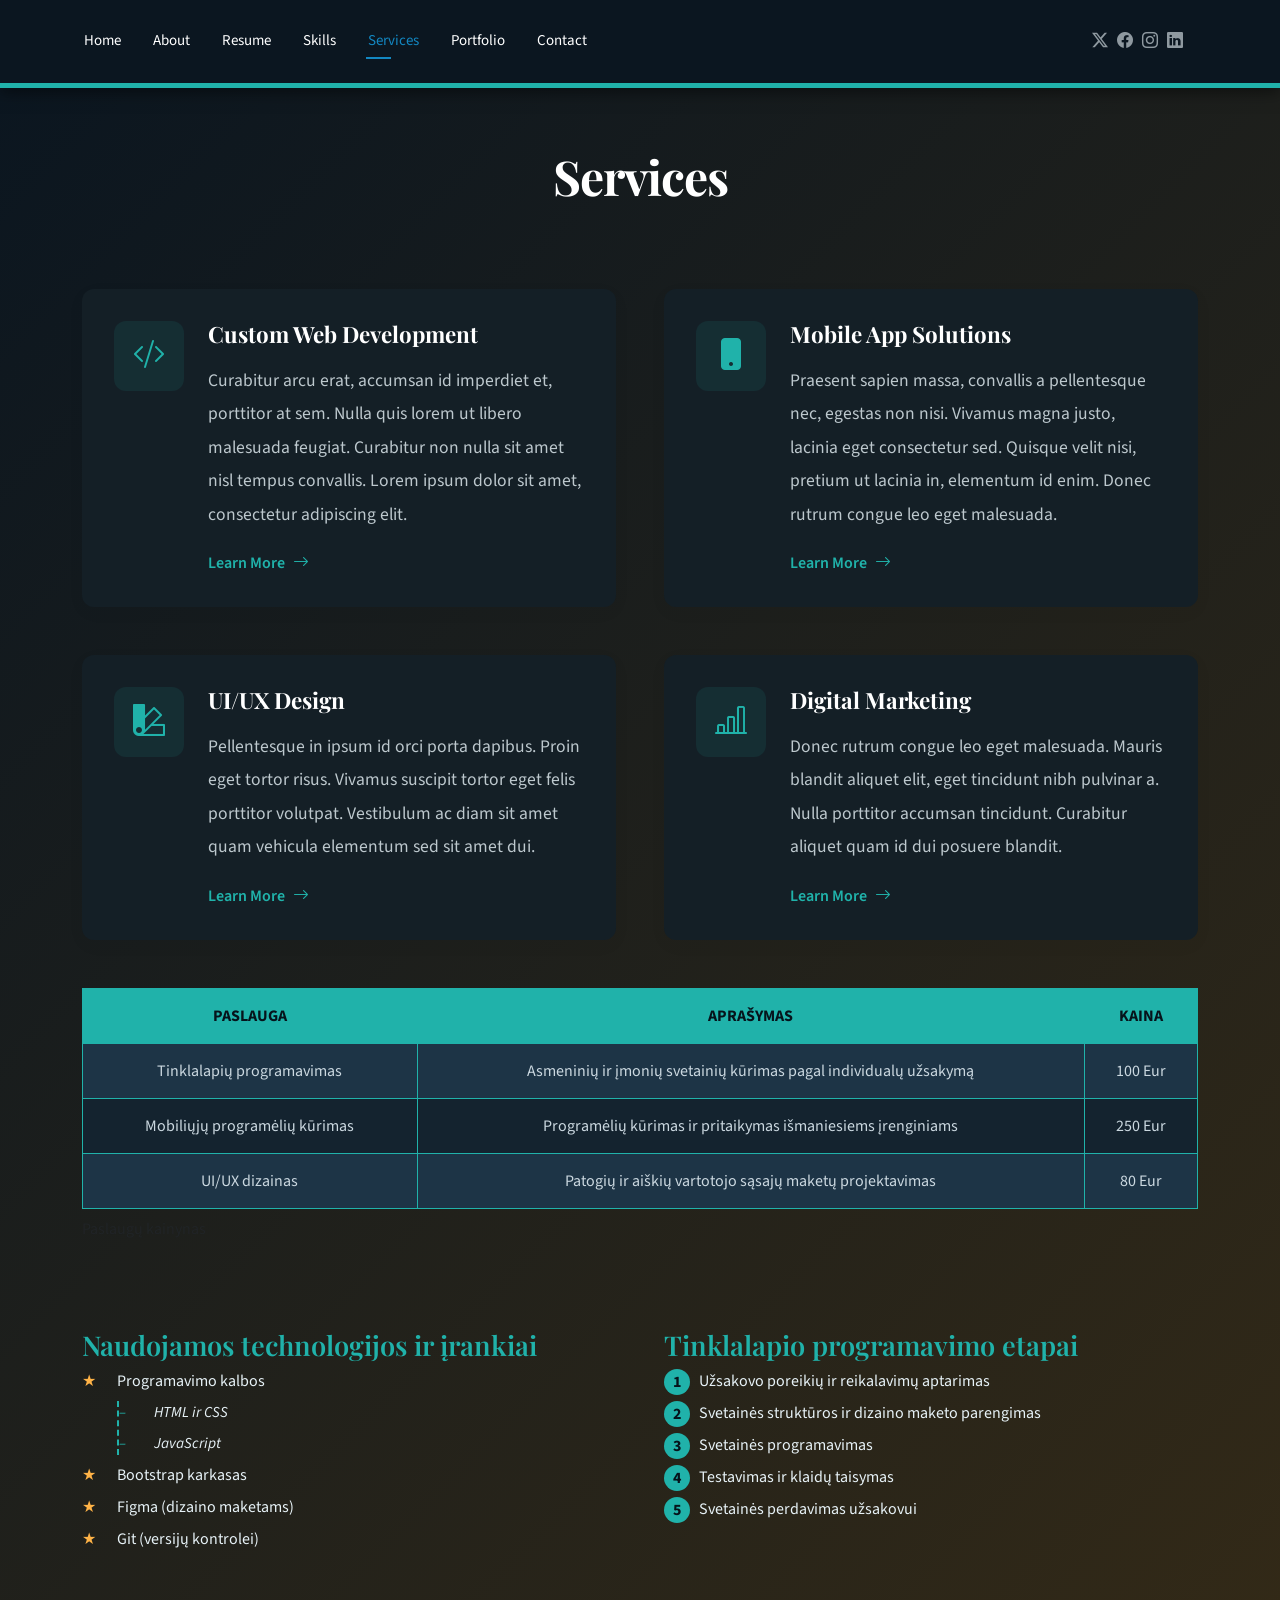
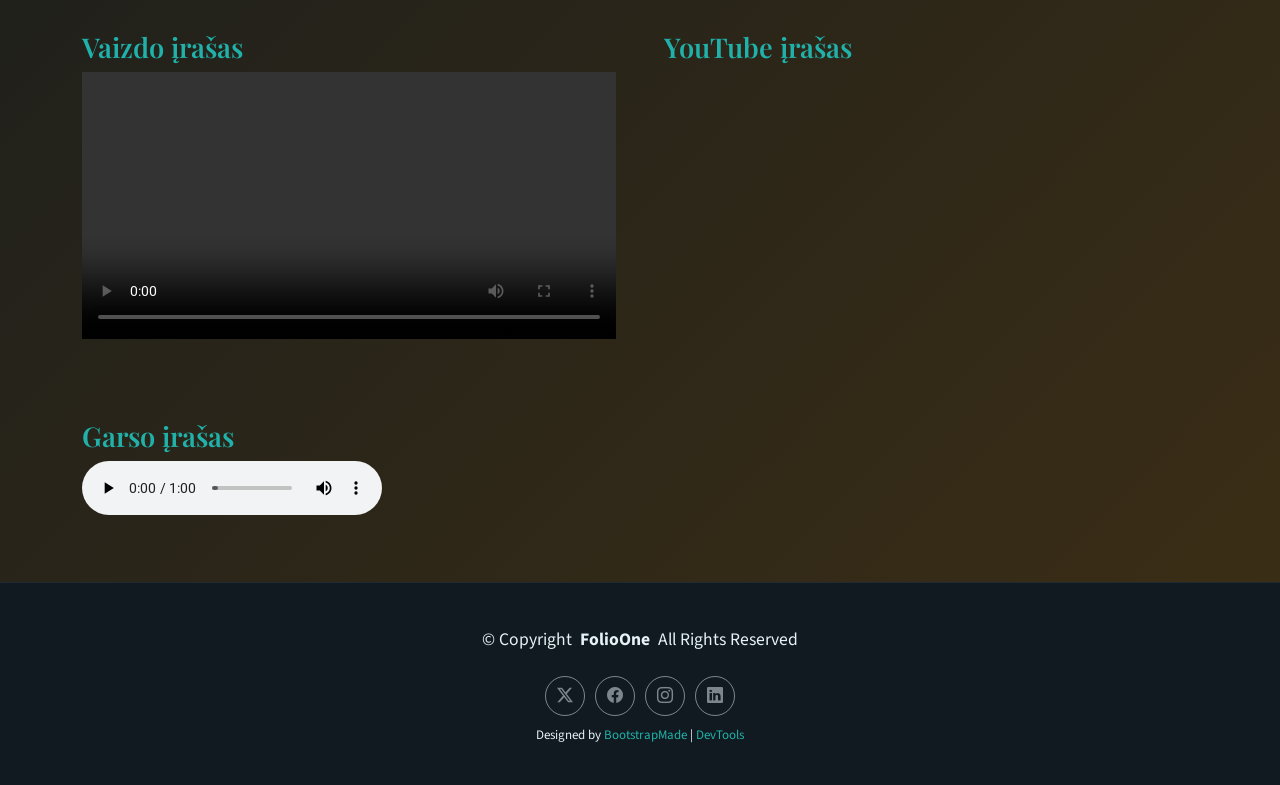
<file: services.html>
<!DOCTYPE html>
<html lang="lt">

<head>
  <meta charset="utf-8">
  <meta content="width=device-width, initial-scale=1.0" name="viewport">
  <title>Mano CV - Paslaugos</title>
  <meta name="author" content="Mantas Binkis">
  <meta name="description" content="Manto Binkio CV puslapis">
  <meta name="keywords" content="">

  <!-- Favicons -->
  <link href="assets/img/favicon.png" rel="icon">
  <link href="assets/img/apple-touch-icon.png" rel="apple-touch-icon">

  <!-- Fonts -->
  <link href="https://fonts.googleapis.com" rel="preconnect">
  <link href="https://fonts.gstatic.com" rel="preconnect" crossorigin>
  <link href="https://fonts.googleapis.com/css2?family=Roboto:ital,wght@0,100;0,300;0,400;0,500;0,700;0,900;1,100;1,300;1,400;1,500;1,700;1,900&family=Poppins:ital,wght@0,100;0,200;0,300;0,400;0,500;0,600;0,700;0,800;0,900;1,100;1,200;1,300;1,400;1,500;1,600;1,700;1,800;1,900&family=Raleway:ital,wght@0,100;0,200;0,300;0,400;0,500;0,600;0,700;0,800;0,900;1,100;1,200;1,300;1,400;1,500;1,600;1,700;1,800;1,900&display=swap" rel="stylesheet">

  <!-- Vendor CSS Files -->
  <link href="assets/vendor/bootstrap/css/bootstrap.min.css" rel="stylesheet">
  <link href="assets/vendor/bootstrap-icons/bootstrap-icons.css" rel="stylesheet">
  <link href="assets/vendor/aos/aos.css" rel="stylesheet">
  <link href="assets/vendor/swiper/swiper-bundle.min.css" rel="stylesheet">
  <link href="assets/vendor/glightbox/css/glightbox.min.css" rel="stylesheet">

  <!-- Main CSS File -->
  <link href="assets/css/main.css" rel="stylesheet">
  <link href="assets/css/custom.css" rel="stylesheet">
  
  <!-- =======================================================
  * Template Name: FolioOne
  * Template URL: https://bootstrapmade.com/folioone-bootstrap-portfolio-website-template/
  * Updated: Aug 23 2025 with Bootstrap v5.3.7
  * Author: BootstrapMade.com
  * License: https://bootstrapmade.com/license/
  ======================================================== -->
</head>

<body class="services-page">

  <header id="header" class="header d-flex align-items-center light-background sticky-top">
    <div class="container position-relative d-flex align-items-center justify-content-between">

      <!-- <a href="index.html" class="logo d-flex align-items-center me-auto me-xl-0">
      <img src="assets/img/logo.webp" alt="">
      <h1 class="sitename">FolioOne</h1> 
    </a> -->

      <nav id="navmenu" class="navmenu">
        <ul>
          <li><a href="index.html">Home</a></li>
          <li><a href="about.html">About</a></li>
          <li><a href="resume.html">Resume</a></li>
          <li><a href="skills.html">Skills</a></li>
          <li><a href="services.html" class="active">Services</a></li>
          <li><a href="portfolio.html">Portfolio</a></li>
          <li><a href="contact.html">Contact</a></li>
        </ul>
        <i class="mobile-nav-toggle d-xl-none bi bi-list"></i>
      </nav>

      <div class="header-social-links">
        <a href="#" class="twitter"><i class="bi bi-twitter-x"></i></a>
        <a href="#" class="facebook"><i class="bi bi-facebook"></i></a>
        <a href="#" class="instagram"><i class="bi bi-instagram"></i></a>
        <a href="#" class="linkedin"><i class="bi bi-linkedin"></i></a>
      </div>

    </div>
  </header>

  <main class="main">

    <!-- Services Section -->
    <section id="services" class="services section">

      <!-- Section Title -->
      <div class="container section-title" data-aos="fade-up">
        <h2>Services</h2>
      </div><!-- End Section Title -->

      <div class="container" data-aos="fade-up" data-aos-delay="100">

        <div class="row justify-content-center g-5">

          <div class="col-md-6" data-aos="fade-right" data-aos-delay="100">
            <div class="service-item">
              <div class="service-icon">
                <i class="bi bi-code-slash"></i>
              </div>
              <div class="service-content">
                <h3>Custom Web Development</h3>
                <p>Curabitur arcu erat, accumsan id imperdiet et, porttitor at sem. Nulla quis lorem ut libero malesuada feugiat. Curabitur non nulla sit amet nisl tempus convallis. Lorem ipsum dolor sit amet, consectetur adipiscing elit.</p>
                <a href="" class="service-link">
                  <span>Learn More</span>
                  <i class="bi bi-arrow-right"></i>
                </a>
              </div>
            </div>
          </div><!-- End Service Item -->

          <div class="col-md-6" data-aos="fade-left" data-aos-delay="100">
            <div class="service-item">
              <div class="service-icon">
                <i class="bi bi-phone-fill"></i>
              </div>
              <div class="service-content">
                <h3>Mobile App Solutions</h3>
                <p>Praesent sapien massa, convallis a pellentesque nec, egestas non nisi. Vivamus magna justo, lacinia eget consectetur sed. Quisque velit nisi, pretium ut lacinia in, elementum id enim. Donec rutrum congue leo eget malesuada.</p>
                <a href="" class="service-link">
                  <span>Learn More</span>
                  <i class="bi bi-arrow-right"></i>
                </a>
              </div>
            </div>
          </div><!-- End Service Item -->

          <div class="col-md-6" data-aos="fade-right" data-aos-delay="200">
            <div class="service-item">
              <div class="service-icon">
                <i class="bi bi-palette2"></i>
              </div>
              <div class="service-content">
                <h3>UI/UX Design</h3>
                <p>Pellentesque in ipsum id orci porta dapibus. Proin eget tortor risus. Vivamus suscipit tortor eget felis porttitor volutpat. Vestibulum ac diam sit amet quam vehicula elementum sed sit amet dui.</p>
                <a href="" class="service-link">
                  <span>Learn More</span>
                  <i class="bi bi-arrow-right"></i>
                </a>
              </div>
            </div>
          </div><!-- End Service Item -->

          <div class="col-md-6" data-aos="fade-left" data-aos-delay="200">
            <div class="service-item">
              <div class="service-icon">
                <i class="bi bi-bar-chart-line"></i>
              </div>
              <div class="service-content">
                <h3>Digital Marketing</h3>
                <p>Donec rutrum congue leo eget malesuada. Mauris blandit aliquet elit, eget tincidunt nibh pulvinar a. Nulla porttitor accumsan tincidunt. Curabitur aliquet quam id dui posuere blandit.</p>
                <a href="" class="service-link">
                  <span>Learn More</span>
                  <i class="bi bi-arrow-right"></i>
                </a>
              </div>
            </div>
          </div><!-- End Service Item -->

        </div><!-- End Services Row -->

        <!-- Services Table -->
        <div class="table-responsive mt-5" data-aos="fade-up" data-aos-delay="100">
          <table class="table table-bordered table-striped align-middle">
            <caption>Paslaugų kainynas</caption>
            <thead>
              <tr>
                <th scope="col">Paslauga</th>
                <th scope="col">Aprašymas</th>
                <th scope="col">Kaina</th>
              </tr>
            </thead>
            <tbody>
              <tr>
                <td>Tinklalapių programavimas</td>
                <td>Asmeninių ir įmonių svetainių kūrimas pagal individualų užsakymą</td>
                <td>100 Eur</td>
              </tr>
              <tr>
                <td>Mobiliųjų programėlių kūrimas</td>
                <td>Programėlių kūrimas ir pritaikymas išmaniesiems įrenginiams</td>
                <td>250 Eur</td>
              </tr>
              <tr>
                <td>UI/UX dizainas</td>
                <td>Patogių ir aiškių vartotojo sąsajų maketų projektavimas</td>
                <td>80 Eur</td>
              </tr>
            </tbody>
          </table>
        </div><!-- End Services Table -->

        <!-- Lists -->
        <div class="row g-5 mt-3">

          <div class="col-md-6" data-aos="fade-up" data-aos-delay="100">
            <h3>Naudojamos technologijos ir įrankiai</h3>
            <ul>
              <li>Programavimo kalbos
                <ul>
                  <li>HTML ir CSS</li>
                  <li>JavaScript</li>
                </ul>
              </li>
              <li>Bootstrap karkasas</li>
              <li>Figma (dizaino maketams)</li>
              <li>Git (versijų kontrolei)</li>
            </ul>
          </div>

          <div class="col-md-6" data-aos="fade-up" data-aos-delay="200">
            <h3>Tinklalapio programavimo etapai</h3>
            <ol>
              <li>Užsakovo poreikių ir reikalavimų aptarimas</li>
              <li>Svetainės struktūros ir dizaino maketo parengimas</li>
              <li>Svetainės programavimas</li>
              <li>Testavimas ir klaidų taisymas</li>
              <li>Svetainės perdavimas užsakovui</li>
            </ol>
          </div>

        </div><!-- End Lists -->

        <!-- Media -->
        <div class="row g-5 mt-3">

          <div class="col-lg-6" data-aos="fade-up" data-aos-delay="100">
            <h3>Vaizdo įrašas</h3>
            <video class="w-100" controls preload="metadata">
              <source src="assets/media/person-typing.mp4" type="video/mp4">
              Jūsų naršyklė nepalaiko vaizdo įrašų.
            </video>
          </div>

          <div class="col-lg-6" data-aos="fade-up" data-aos-delay="200">
            <h3>YouTube įrašas</h3>
            <div class="ratio ratio-16x9">
              <iframe src="https://www.youtube.com/embed/BoUVIhtqjAw"
                      title="YouTube vaizdo įrašas"
                      loading="lazy"
                      allow="accelerometer; autoplay; clipboard-write; encrypted-media; gyroscope; picture-in-picture"
                      allowfullscreen></iframe>
            </div>
          </div>

          <div class="col-12" data-aos="fade-up" data-aos-delay="100">
            <h3>Garso įrašas</h3>
            <audio controls preload="metadata">
              <source src="assets/media/clock-ticking.mp3" type="audio/mpeg">
              Jūsų naršyklė nepalaiko garso įrašų.
            </audio>
          </div>

        </div><!-- End Media -->

      </div>

    </section><!-- /Services Section -->

  </main>

  <footer id="footer" class="footer">

    <div class="container">
      <div class="copyright text-center ">
        <p>© <span>Copyright</span> <strong class="px-1 sitename">FolioOne</strong> <span>All Rights Reserved<br></span></p>
      </div>
      <div class="social-links d-flex justify-content-center">
        <a href=""><i class="bi bi-twitter-x"></i></a>
        <a href=""><i class="bi bi-facebook"></i></a>
        <a href=""><i class="bi bi-instagram"></i></a>
        <a href=""><i class="bi bi-linkedin"></i></a>
      </div>
      <div class="credits">
        <!-- All the links in the footer should remain intact. -->
        <!-- You can delete the links only if you've purchased the pro version. -->
        <!-- Licensing information: https://bootstrapmade.com/license/ -->
        <!-- Purchase the pro version with working PHP/AJAX contact form: [buy-url] -->
        Designed by <a href="https://bootstrapmade.com/">BootstrapMade</a> | <a href="https://bootstrapmade.com/tools/">DevTools</a>
      </div>
    </div>

  </footer>

  <!-- Scroll Top -->
  <a href="#" id="scroll-top" class="scroll-top d-flex align-items-center justify-content-center"><i class="bi bi-arrow-up-short"></i></a>

  <!-- Preloader -->
  <div id="preloader"></div>

  <!-- Vendor JS Files -->
  <script src="assets/vendor/bootstrap/js/bootstrap.bundle.min.js"></script>
  <script src="assets/vendor/php-email-form/validate.js"></script>
  <script src="assets/vendor/aos/aos.js"></script>
  <script src="assets/vendor/typed.js/typed.umd.js"></script>
  <script src="assets/vendor/waypoints/noframework.waypoints.js"></script>
  <script src="assets/vendor/purecounter/purecounter_vanilla.js"></script>
  <script src="assets/vendor/swiper/swiper-bundle.min.js"></script>
  <script src="assets/vendor/imagesloaded/imagesloaded.pkgd.min.js"></script>
  <script src="assets/vendor/isotope-layout/isotope.pkgd.min.js"></script>
  <script src="assets/vendor/glightbox/js/glightbox.min.js"></script>

  <!-- Main JS File -->
  <script src="assets/js/main.js"></script>

</body>

</html>
</file>
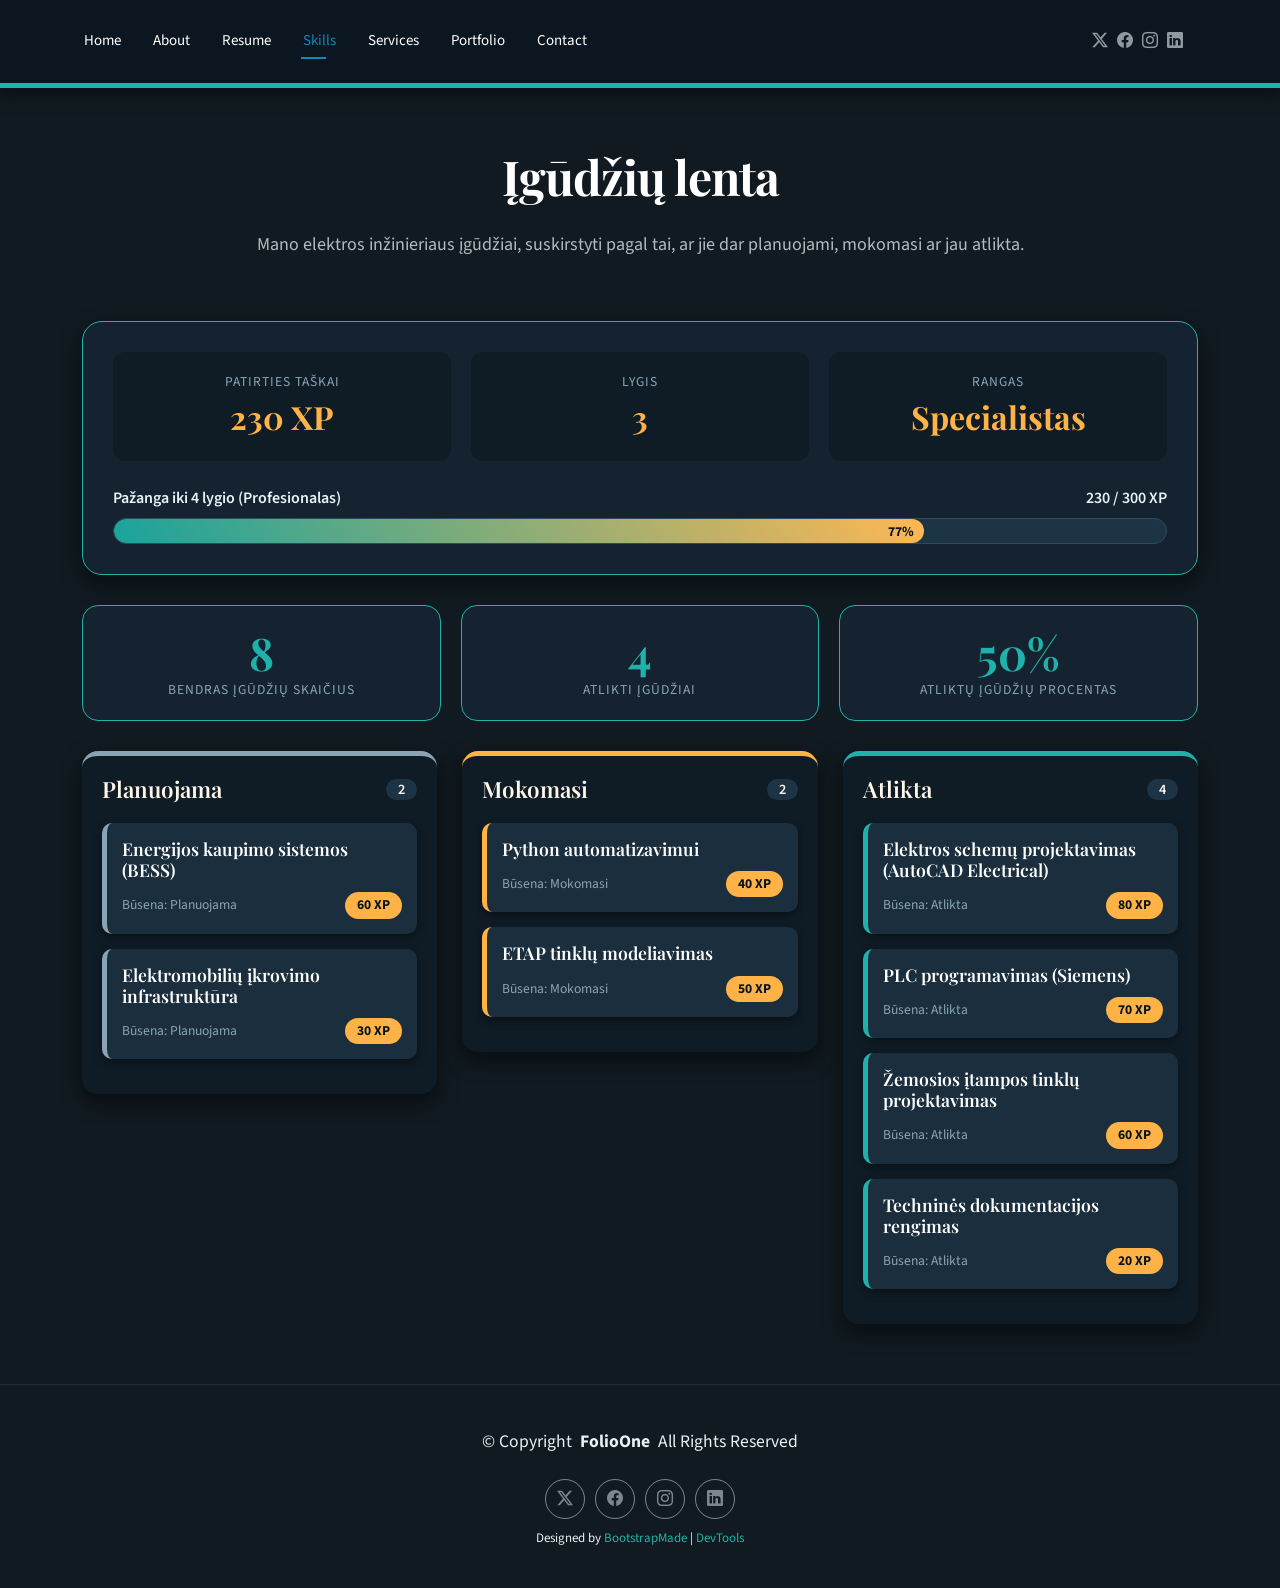
<file: skills.html>
<!DOCTYPE html>
<html lang="lt">

<head>
  <meta charset="utf-8">
  <meta content="width=device-width, initial-scale=1.0" name="viewport">
  <title>Mano CV - Įgūdžiai</title>
  <meta name="author" content="Mantas Binkis">
  <meta name="description" content="Manto Binkio CV puslapis">
  <meta name="keywords" content="">

  <!-- Favicons -->
  <link href="assets/img/favicon.png" rel="icon">
  <link href="assets/img/apple-touch-icon.png" rel="apple-touch-icon">

  <!-- Fonts -->
  <link href="https://fonts.googleapis.com" rel="preconnect">
  <link href="https://fonts.gstatic.com" rel="preconnect" crossorigin>
  <link href="https://fonts.googleapis.com/css2?family=Roboto:ital,wght@0,100;0,300;0,400;0,500;0,700;0,900;1,100;1,300;1,400;1,500;1,700;1,900&family=Poppins:ital,wght@0,100;0,200;0,300;0,400;0,500;0,600;0,700;0,800;0,900;1,100;1,200;1,300;1,400;1,500;1,600;1,700;1,800;1,900&family=Raleway:ital,wght@0,100;0,200;0,300;0,400;0,500;0,600;0,700;0,800;0,900;1,100;1,200;1,300;1,400;1,500;1,600;1,700;1,800;1,900&display=swap" rel="stylesheet">

  <!-- Vendor CSS Files -->
  <link href="assets/vendor/bootstrap/css/bootstrap.min.css" rel="stylesheet">
  <link href="assets/vendor/bootstrap-icons/bootstrap-icons.css" rel="stylesheet">
  <link href="assets/vendor/aos/aos.css" rel="stylesheet">
  <link href="assets/vendor/swiper/swiper-bundle.min.css" rel="stylesheet">
  <link href="assets/vendor/glightbox/css/glightbox.min.css" rel="stylesheet">

  <!-- Main CSS File -->
  <link href="assets/css/main.css" rel="stylesheet">
  <link href="assets/css/custom.css" rel="stylesheet">
</head>

<body class="skills-page">

  <header id="header" class="header d-flex align-items-center light-background sticky-top">
    <div class="container position-relative d-flex align-items-center justify-content-between">

      <nav id="navmenu" class="navmenu">
        <ul>
          <li><a href="index.html">Home</a></li>
          <li><a href="about.html">About</a></li>
          <li><a href="resume.html">Resume</a></li>
          <li><a href="skills.html" class="active">Skills</a></li>
          <li><a href="services.html">Services</a></li>
          <li><a href="portfolio.html">Portfolio</a></li>
          <li><a href="contact.html">Contact</a></li>
        </ul>
        <i class="mobile-nav-toggle d-xl-none bi bi-list"></i>
      </nav>

      <div class="header-social-links">
        <a href="#" class="twitter"><i class="bi bi-twitter-x"></i></a>
        <a href="#" class="facebook"><i class="bi bi-facebook"></i></a>
        <a href="#" class="instagram"><i class="bi bi-instagram"></i></a>
        <a href="#" class="linkedin"><i class="bi bi-linkedin"></i></a>
      </div>

    </div>
  </header>

  <main class="main">

    <!-- Skill Kanban Section wot is kanban btw? -->
    <section id="kanban" class="section">

      <div class="container section-title">
        <h2>Įgūdžių lenta</h2>
        <p>Mano elektros inžinieriaus įgūdžiai, suskirstyti pagal tai, ar jie dar planuojami, mokomasi ar jau atlikta.</p>
      </div>

      <div class="container">

        <!-- 3. XP lygis ir rank -->
        <div class="kb-panel">
          <div class="kb-info-grid">
            <div class="kb-info-box">
              <span class="kb-label">Patirties taškai</span>
              <span class="kb-value">230 XP</span>
            </div>
            <div class="kb-info-box">
              <span class="kb-label">Lygis</span>
              <span class="kb-value">3</span>
            </div>
            <div class="kb-info-box">
              <span class="kb-label">Rangas</span>
              <span class="kb-value">Specialistas</span>
            </div>
          </div>

          <!-- 4. XP progreso juosta iki kito lygio -->
          <div class="kb-progress">
            <div class="kb-progress-text">
              <span>Pažanga iki 4 lygio (Profesionalas)</span>
              <span>230 / 300 XP</span>
            </div>
            <div class="kb-bar">
              <div class="kb-bar-fill" style="width: 77%;">77%</div>
            </div>
          </div>
        </div>

        <!-- 5. Statistika -->
        <div class="kb-stats">
          <div class="kb-stat">
            <span class="kb-stat-number">8</span>
            <span class="kb-label">Bendras įgūdžių skaičius</span>
          </div>
          <div class="kb-stat">
            <span class="kb-stat-number">4</span>
            <span class="kb-label">Atlikti įgūdžiai</span>
          </div>
          <div class="kb-stat">
            <span class="kb-stat-number">50%</span>
            <span class="kb-label">Atliktų įgūdžių procentas</span>
          </div>
        </div>

        <!-- 2. Kanban lenta -->
        <div class="kb-board">

          <!-- Planuojama -->
          <div class="kb-column kb-planned">
            <h3 class="kb-column-title">Planuojama <span class="kb-count">2</span></h3>

            <article class="kb-card">
              <h4>Energijos kaupimo sistemos (BESS)</h4>
              <div class="kb-card-meta">
                <span class="kb-status">Būsena: Planuojama</span>
                <span class="kb-xp">60 XP</span>
              </div>
            </article>

            <article class="kb-card">
              <h4>Elektromobilių įkrovimo infrastruktūra</h4>
              <div class="kb-card-meta">
                <span class="kb-status">Būsena: Planuojama</span>
                <span class="kb-xp">30 XP</span>
              </div>
            </article>
          </div>

          <!-- Mokomasi -->
          <div class="kb-column kb-learning">
            <h3 class="kb-column-title">Mokomasi <span class="kb-count">2</span></h3>

            <article class="kb-card">
              <h4>Python automatizavimui</h4>
              <div class="kb-card-meta">
                <span class="kb-status">Būsena: Mokomasi</span>
                <span class="kb-xp">40 XP</span>
              </div>
            </article>

            <article class="kb-card">
              <h4>ETAP tinklų modeliavimas</h4>
              <div class="kb-card-meta">
                <span class="kb-status">Būsena: Mokomasi</span>
                <span class="kb-xp">50 XP</span>
              </div>
            </article>
          </div>

          <!-- Atlikta -->
          <div class="kb-column kb-done">
            <h3 class="kb-column-title">Atlikta <span class="kb-count">4</span></h3>

            <article class="kb-card">
              <h4>Elektros schemų projektavimas (AutoCAD Electrical)</h4>
              <div class="kb-card-meta">
                <span class="kb-status">Būsena: Atlikta</span>
                <span class="kb-xp">80 XP</span>
              </div>
            </article>

            <article class="kb-card">
              <h4>PLC programavimas (Siemens)</h4>
              <div class="kb-card-meta">
                <span class="kb-status">Būsena: Atlikta</span>
                <span class="kb-xp">70 XP</span>
              </div>
            </article>

            <article class="kb-card">
              <h4>Žemosios įtampos tinklų projektavimas</h4>
              <div class="kb-card-meta">
                <span class="kb-status">Būsena: Atlikta</span>
                <span class="kb-xp">60 XP</span>
              </div>
            </article>

            <article class="kb-card">
              <h4>Techninės dokumentacijos rengimas</h4>
              <div class="kb-card-meta">
                <span class="kb-status">Būsena: Atlikta</span>
                <span class="kb-xp">20 XP</span>
              </div>
            </article>
          </div>

        </div><!-- End kb-board -->

      </div>

    </section><!-- /Skill Kanban Section -->

  </main>

  <footer id="footer" class="footer">

    <div class="container">
      <div class="copyright text-center ">
        <p>© <span>Copyright</span> <strong class="px-1 sitename">FolioOne</strong> <span>All Rights Reserved<br></span></p>
      </div>
      <div class="social-links d-flex justify-content-center">
        <a href=""><i class="bi bi-twitter-x"></i></a>
        <a href=""><i class="bi bi-facebook"></i></a>
        <a href=""><i class="bi bi-instagram"></i></a>
        <a href=""><i class="bi bi-linkedin"></i></a>
      </div>
      <div class="credits">
        <!-- All the links in the footer should remain intact. -->
        Designed by <a href="https://bootstrapmade.com/">BootstrapMade</a> | <a href="https://bootstrapmade.com/tools/">DevTools</a>
      </div>
    </div>

  </footer>

  <!-- Scroll Top -->
  <a href="#" id="scroll-top" class="scroll-top d-flex align-items-center justify-content-center"><i class="bi bi-arrow-up-short"></i></a>

  <!-- Preloader -->
  <div id="preloader"></div>

  <!-- Vendor JS Files -->
  <script src="assets/vendor/bootstrap/js/bootstrap.bundle.min.js"></script>
  <script src="assets/vendor/php-email-form/validate.js"></script>
  <script src="assets/vendor/aos/aos.js"></script>
  <script src="assets/vendor/typed.js/typed.umd.js"></script>
  <script src="assets/vendor/waypoints/noframework.waypoints.js"></script>
  <script src="assets/vendor/purecounter/purecounter_vanilla.js"></script>
  <script src="assets/vendor/swiper/swiper-bundle.min.js"></script>
  <script src="assets/vendor/imagesloaded/imagesloaded.pkgd.min.js"></script>
  <script src="assets/vendor/isotope-layout/isotope.pkgd.min.js"></script>
  <script src="assets/vendor/glightbox/js/glightbox.min.js"></script>

  <!-- Main JS File -->
  <script src="assets/js/main.js"></script>

</body>

</html>
</file>
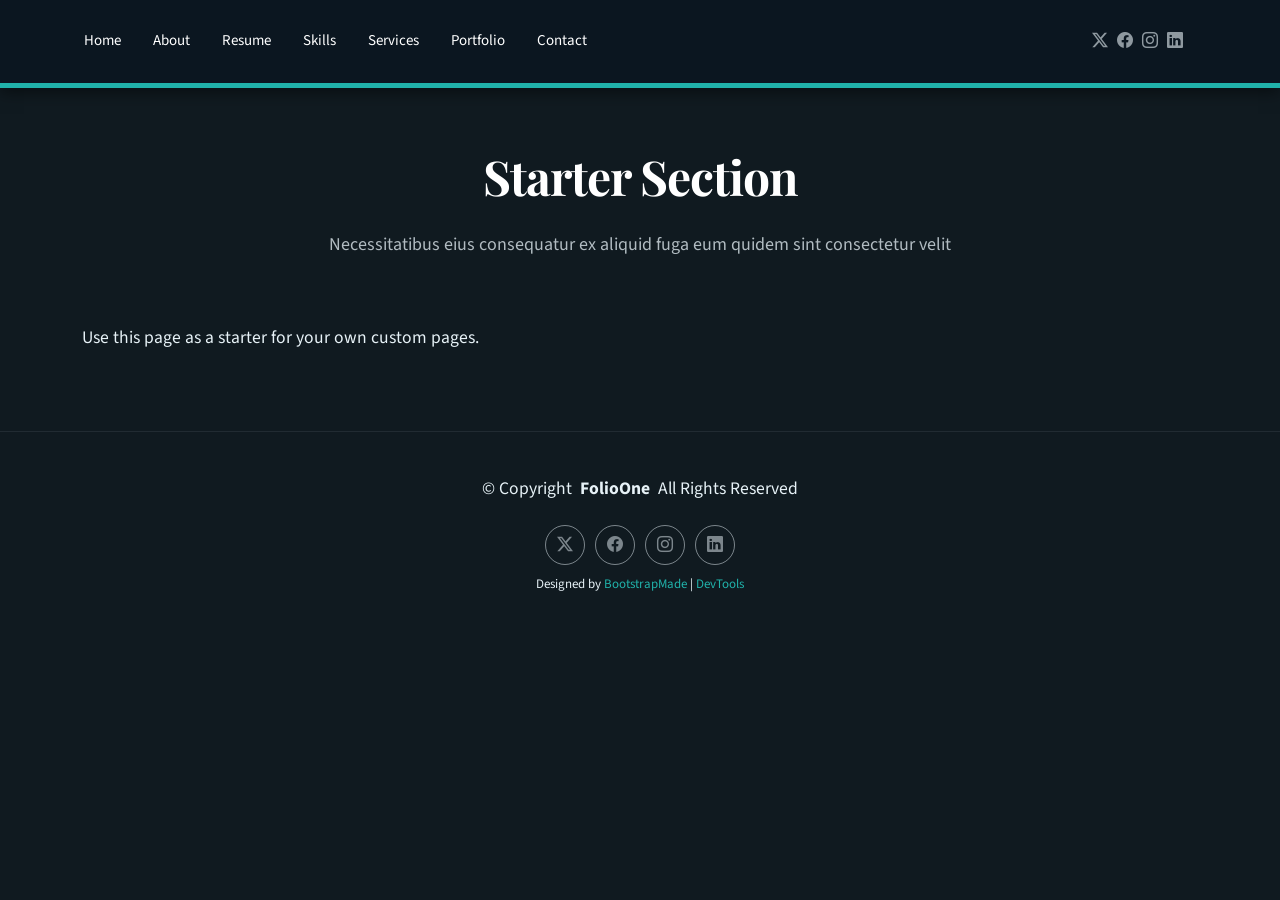
<file: starter-page.html>
<!DOCTYPE html>
<html lang="lt">

<head>
  <meta charset="utf-8">
  <meta content="width=device-width, initial-scale=1.0" name="viewport">
  <title>Mano CV</title>
  <meta name="author" content="Mantas Binkis">
  <meta name="description" content="Manto Binkio CV puslapis">
  <meta name="keywords" content="">

  <!-- Favicons -->
  <link href="assets/img/favicon.png" rel="icon">
  <link href="assets/img/apple-touch-icon.png" rel="apple-touch-icon">

  <!-- Fonts -->
  <link href="https://fonts.googleapis.com" rel="preconnect">
  <link href="https://fonts.gstatic.com" rel="preconnect" crossorigin>
  <link href="https://fonts.googleapis.com/css2?family=Roboto:ital,wght@0,100;0,300;0,400;0,500;0,700;0,900;1,100;1,300;1,400;1,500;1,700;1,900&family=Poppins:ital,wght@0,100;0,200;0,300;0,400;0,500;0,600;0,700;0,800;0,900;1,100;1,200;1,300;1,400;1,500;1,600;1,700;1,800;1,900&family=Raleway:ital,wght@0,100;0,200;0,300;0,400;0,500;0,600;0,700;0,800;0,900;1,100;1,200;1,300;1,400;1,500;1,600;1,700;1,800;1,900&display=swap" rel="stylesheet">

  <!-- Vendor CSS Files -->
  <link href="assets/vendor/bootstrap/css/bootstrap.min.css" rel="stylesheet">
  <link href="assets/vendor/bootstrap-icons/bootstrap-icons.css" rel="stylesheet">
  <link href="assets/vendor/aos/aos.css" rel="stylesheet">
  <link href="assets/vendor/swiper/swiper-bundle.min.css" rel="stylesheet">
  <link href="assets/vendor/glightbox/css/glightbox.min.css" rel="stylesheet">

  <!-- Main CSS File -->
  <link href="assets/css/main.css" rel="stylesheet">
  <link href="assets/css/custom.css" rel="stylesheet">
  
  <!-- =======================================================
  * Template Name: FolioOne
  * Template URL: https://bootstrapmade.com/folioone-bootstrap-portfolio-website-template/
  * Updated: Aug 23 2025 with Bootstrap v5.3.7
  * Author: BootstrapMade.com
  * License: https://bootstrapmade.com/license/
  ======================================================== -->
</head>

<body class="starter-page-page">

  <header id="header" class="header d-flex align-items-center light-background sticky-top">
    <div class="container position-relative d-flex align-items-center justify-content-between">

      <!-- <a href="index.html" class="logo d-flex align-items-center me-auto me-xl-0">
      <img src="assets/img/logo.webp" alt="">
      <h1 class="sitename">FolioOne</h1> 
    </a> -->

      <nav id="navmenu" class="navmenu">
        <ul>
          <li><a href="index.html">Home</a></li>
          <li><a href="about.html">About</a></li>
          <li><a href="resume.html">Resume</a></li>
          <li><a href="skills.html">Skills</a></li>
          <li><a href="services.html">Services</a></li>
          <li><a href="portfolio.html">Portfolio</a></li>
          <li><a href="contact.html">Contact</a></li>
        </ul>
        <i class="mobile-nav-toggle d-xl-none bi bi-list"></i>
      </nav>

      <div class="header-social-links">
        <a href="#" class="twitter"><i class="bi bi-twitter-x"></i></a>
        <a href="#" class="facebook"><i class="bi bi-facebook"></i></a>
        <a href="#" class="instagram"><i class="bi bi-instagram"></i></a>
        <a href="#" class="linkedin"><i class="bi bi-linkedin"></i></a>
      </div>

    </div>
  </header>

  <main class="main">

    <!-- Starter Section Section -->
    <section id="starter-section" class="starter-section section">

      <!-- Section Title -->
      <div class="container section-title" data-aos="fade-up">
        <h2>Starter Section</h2>
        <p>Necessitatibus eius consequatur ex aliquid fuga eum quidem sint consectetur velit</p>
      </div><!-- End Section Title -->

      <div class="container" data-aos="fade-up">
        <p>Use this page as a starter for your own custom pages.</p>
      </div>

    </section><!-- /Starter Section Section -->

  </main>

  <footer id="footer" class="footer">

    <div class="container">
      <div class="copyright text-center ">
        <p>© <span>Copyright</span> <strong class="px-1 sitename">FolioOne</strong> <span>All Rights Reserved<br></span></p>
      </div>
      <div class="social-links d-flex justify-content-center">
        <a href=""><i class="bi bi-twitter-x"></i></a>
        <a href=""><i class="bi bi-facebook"></i></a>
        <a href=""><i class="bi bi-instagram"></i></a>
        <a href=""><i class="bi bi-linkedin"></i></a>
      </div>
      <div class="credits">
        <!-- All the links in the footer should remain intact. -->
        <!-- You can delete the links only if you've purchased the pro version. -->
        <!-- Licensing information: https://bootstrapmade.com/license/ -->
        <!-- Purchase the pro version with working PHP/AJAX contact form: [buy-url] -->
        Designed by <a href="https://bootstrapmade.com/">BootstrapMade</a> | <a href="https://bootstrapmade.com/tools/">DevTools</a>
      </div>
    </div>

  </footer>

  <!-- Scroll Top -->
  <a href="#" id="scroll-top" class="scroll-top d-flex align-items-center justify-content-center"><i class="bi bi-arrow-up-short"></i></a>

  <!-- Preloader -->
  <div id="preloader"></div>

  <!-- Vendor JS Files -->
  <script src="assets/vendor/bootstrap/js/bootstrap.bundle.min.js"></script>
  <script src="assets/vendor/php-email-form/validate.js"></script>
  <script src="assets/vendor/aos/aos.js"></script>
  <script src="assets/vendor/typed.js/typed.umd.js"></script>
  <script src="assets/vendor/waypoints/noframework.waypoints.js"></script>
  <script src="assets/vendor/purecounter/purecounter_vanilla.js"></script>
  <script src="assets/vendor/swiper/swiper-bundle.min.js"></script>
  <script src="assets/vendor/imagesloaded/imagesloaded.pkgd.min.js"></script>
  <script src="assets/vendor/isotope-layout/isotope.pkgd.min.js"></script>
  <script src="assets/vendor/glightbox/js/glightbox.min.js"></script>

  <!-- Main JS File -->
  <script src="assets/js/main.js"></script>

</body>

</html>
</file>
<file: assets/css/custom.css>
/* custom.css – kraunamas po main.css */

/* 2a. Sriftai */
@import url('https://fonts.googleapis.com/css2?family=Playfair+Display:wght@600;700&family=Source+Sans+3:wght@400;600&display=swap');

:root {
  --default-font: "Source Sans 3", sans-serif;
  --heading-font: "Playfair Display", serif;
  --nav-font: "Source Sans 3", sans-serif;
  --accent-color: #20b2aa;
}

/* 2b. Antrastes */
h1 { font-size: 3.5rem; font-weight: 700; }
h2 { font-size: 2.5rem; font-weight: 700; }
h3 { font-size: 1.7rem; font-weight: 600; color: #20b2aa; }
h4 { font-size: 1.3rem; font-weight: 600; }
h5 { font-size: 1rem; text-transform: uppercase; letter-spacing: 1px; }
h6 { font-size: 0.9rem; text-transform: uppercase; color: #ffb347; }

/* template has its own sizes, overrwrite */
.section-title h2 { font-size: 3rem; font-weight: 700; }
.hero .hero-content h1 { font-size: 3.8rem; font-weight: 700; }

/* 2c. Pastraipos */
p {
  font-size: 1.1rem;
  line-height: 1.9;
}

/* 3a. Mygtukai */
.btn {
  background-color: #20b2aa !important;
  color: #06131b !important;
  border: 2px solid #20b2aa !important;
  border-radius: 6px !important;
  text-transform: uppercase;
  font-weight: 700;
}

.btn:hover {
  background-color: #ffb347 !important;
  border-color: #ffb347 !important;
}

.btn:active {
  background-color: #e09a2f !important;
  transform: scale(0.95);
}

/* 3b. Nuorodos */
main p a,
main li a {
  color: #ffb347;
  font-weight: 600;
  text-decoration: underline;
}

main p a:hover,
main li a:hover {
  color: #20b2aa;
}

/* 4a. Tarpai Apie Patirtis Atlikti darbai */
#about,
#resume,
#portfolio {
  padding: 130px 0 !important;
}

#about .section-title,
#resume .section-title,
#portfolio .section-title {
  margin-bottom: 40px !important;
}

/* 4b. Turinio blokai */
#about .intro-content,
#resume .resume-item,
#portfolio .portfolio-card {
  border: 2px solid #20b2aa;
  border-radius: 20px;
  box-shadow: 0 20px 40px rgba(0, 0, 0, 0.5);
}

#about .intro-content,
#resume .resume-item {
  padding: 30px;
  background-color: #14232f;
}

/* 5.1 navigacijos juosta */
#header.header {
  background-color: #0b1620;
  border-bottom: 5px solid #20b2aa;
  box-shadow: 0 4px 15px rgba(0, 0, 0, 0.5);
}

/* 5.2 i virsu mygtukas */
#scroll-top {
  background-color: #ffb347;
  border-radius: 10px;
  box-shadow: 0 4px 12px rgba(255, 179, 71, 0.5);
}


/* 6. Sarasai (services.html) */
.services-page main ul,
.services-page main ol {
  list-style: none;
  padding-left: 0;
}

.services-page main li {
  position: relative;
  padding-left: 35px;
  margin-bottom: 8px;
}

/* nenumeruotas subelementas */
.services-page main ul li::before {
  content: "★";
  position: absolute;
  left: 0;
  color: #ffb347;
}

/* numeruotas skaitiklis */
.services-page main ol {
  counter-reset: skaicius;
}

.services-page main ol li {
  counter-increment: skaicius;
}

.services-page main ol li::before {
  content: counter(skaicius);
  position: absolute;
  left: 0;
  width: 26px;
  height: 26px;
  line-height: 26px;
  text-align: center;
  border-radius: 50%;
  background-color: #20b2aa;
  color: #06131b;
  font-weight: 700;
}

/* idetinis sarasas */
.services-page main ul ul {
  margin-top: 8px;
  border-left: 2px dashed #20b2aa;
}

.services-page main ul ul li {
  font-size: 0.95rem;
  font-style: italic;
}

.services-page main ul ul li::before {
  content: "–";
  color: #20b2aa;
}

/* 7. Lentele */
.table {
  --bs-table-bg: #14232f;
  --bs-table-color: #cbd8e0;
  --bs-table-striped-color: #cbd8e0;
  --bs-table-border-color: #20b2aa;
}

/* antrastine eilute */
.table thead th {
  background-color: #20b2aa;
  color: #06131b;
  text-transform: uppercase;
}

/* vienodi tarpai ir centravimas */
.table th,
.table td {
  padding: 15px;
  text-align: center;
  vertical-align: middle;
}

/* zebra */
.table-striped > tbody > tr:nth-of-type(odd) > * {
  --bs-table-bg-type: #1d3446;
}

/* hover */
.table tbody tr:hover > * {
  --bs-table-bg-state: #5a4520;
}


/* LD10 PRIEDAI */

/* Igudziu lenta (skills.html) */

/* 3. XP / lygis / rank */
.kb-panel {
  background-color: #14232f;
  border: 1px solid #20b2aa;
  border-radius: 20px;
  box-shadow: 0 8px 20px rgba(0, 0, 0, 0.5);
  padding: 30px;
  margin-bottom: 30px;
}

.kb-info-grid {
  display: grid;
  grid-template-columns: repeat(3, 1fr);
  gap: 20px;
  margin-bottom: 25px;
}

.kb-info-box {
  display: flex;
  flex-direction: column;
  align-items: center;
  text-align: center;
  background-color: #0f1c26;
  border-radius: 12px;
  padding: 20px 10px;
}

.kb-label {
  font-size: 0.85rem;
  text-transform: uppercase;
  letter-spacing: 1px;
  color: #8aa4b5;
}

.kb-value {
  font-family: "Playfair Display", serif;
  font-size: 2rem;
  font-weight: 700;
  color: #ffb347;
}

/* 4. Progreso juosta */
.kb-progress-text {
  display: flex;
  justify-content: space-between;
  margin-bottom: 8px;
  font-weight: 600;
}

.kb-bar {
  background-color: #1d3446;
  border: 1px solid #2c4a60;
  border-radius: 999px;
  height: 26px;
  overflow: hidden;
}

.kb-bar-fill {
  background: linear-gradient(54deg, #19a39c, #ffb752);
  color: #06131b;
  font-size: 0.85rem;
  font-weight: 700;
  line-height: 26px;
  text-align: right;
  padding-right: 10px;
  height: 100%;
  border-radius: 999px;
}

/* 5. Statistika */
.kb-stats {
  display: grid;
  grid-template-columns: repeat(3, 1fr);
  gap: 20px;
  margin-bottom: 30px;
}

.kb-stat {
  display: flex;
  flex-direction: column;
  align-items: center;
  text-align: center;
  background-color: #14232f;
  border: 1px solid #20b2aa;
  border-radius: 16px;
  padding: 20px 10px;
}

.kb-stat-number {
  font-family: "Playfair Display", serif;
  font-size: 2.8rem;
  font-weight: 700;
  color: #20b2aa;
  line-height: 1.2;
}

/* 2. Lenta, stulpeliai, kortelės */
.kb-board {
  display: grid;
  grid-template-columns: repeat(3, 1fr);
  gap: 25px;
  align-items: start;
}

.kb-column {
  background-color: #0f1c26;
  border-radius: 16px;
  border-top: 5px solid #20b2aa;
  box-shadow: 0 8px 20px rgba(0, 0, 0, 0.5);
  padding: 20px;
}

.kb-planned  { border-top-color: #8aa4b5; }
.kb-learning { border-top-color: #ffb347; }
.kb-done     { border-top-color: #20b2aa; }

.kb-column-title {
  display: flex;
  justify-content: space-between;
  align-items: center;
  font-size: 1.4rem;
  color: #fdf6e9;
  margin-bottom: 20px;
}

.kb-count {
  background-color: #1d3446;
  border-radius: 999px;
  font-family: "Source Sans 3", sans-serif;
  font-size: 0.9rem;
  padding: 2px 12px;
}

.kb-card {
  background-color: #1a2e3d;
  border-left: 5px solid #20b2aa;
  border-radius: 10px;
  box-shadow: 0 4px 10px rgba(0, 0, 0, 0.4);
  padding: 15px;
  margin-bottom: 15px;
  transition: transform 0.3s;
}

.kb-card:hover {
  transform: translateY(-4px);
}

.kb-planned .kb-card  { border-left-color: #8aa4b5; }
.kb-learning .kb-card { border-left-color: #ffb347; }

.kb-card h4 {
  font-size: 1.1rem;
  margin-bottom: 12px;
}

.kb-card-meta {
  display: flex;
  justify-content: space-between;
  align-items: center;
  gap: 10px;
}

.kb-status {
  font-size: 0.85rem;
  color: #8aa4b5;
}

.kb-xp {
  background-color: #ffb347;
  color: #06131b;
  font-weight: 700;
  font-size: 0.85rem;
  border-radius: 999px;
  padding: 3px 12px;
  white-space: nowrap;
}

@media (max-width: 991px) {
  .kb-board { grid-template-columns: 1fr; }
}

@media (max-width: 575px) {
  .kb-info-grid,
  .kb-stats { grid-template-columns: 1fr; }
}

/* Paslaugų skiltis: animuotas gradientas */
#services {
  background-image: linear-gradient(-45deg, #0b1620, #0f4c4a, #4a3512, #0b1620);
  background-size: 400% 400%;
  animation: servicesGradient 15s ease infinite;
}

@keyframes servicesGradient {
  0%   { background-position: 0% 50%; }
  50%  { background-position: 100% 50%; }
  100% { background-position: 0% 50%; }
}

/* Apie skiltis animuotos CSS figuros */
#about {
  position: relative;
}

#about .container {
  position: relative;
  z-index: 1;
}

.about-shape {
  position: absolute;
  z-index: 0;
  pointer-events: none;
}

/* apskritimas up n down */
.about-circle {
  width: 90px;
  height: 90px;
  border-radius: 50%;
  background-color: #20b2aa;
  opacity: 0.35;
  top: 15%;
  left: 3%;
  animation: shapeFloat 6s ease-in-out infinite;
}

/* kvadratas sukasi */
.about-square {
  width: 70px;
  height: 70px;
  border: 5px solid #ffb347;
  opacity: 0.6;
  top: 20%;
  right: 5%;
  animation: shapeSpin 10s linear infinite;
}

/* trikampis big small */
.about-triangle {
  width: 0;
  height: 0;
  border-left: 40px solid transparent;
  border-right: 40px solid transparent;
  border-bottom: 70px solid #20b2aa;
  opacity: 0.4;
  bottom: 10%;
  right: 12%;
  animation: shapeScale 4s ease-in-out infinite;
}

@keyframes shapeFloat {
  0%, 100% { transform: translateY(0); }
  50%      { transform: translateY(-40px); }
}

@keyframes shapeSpin {
  from { transform: rotate(0deg); }
  to   { transform: rotate(360deg); }
}

@keyframes shapeScale {
  0%, 100% { transform: scale(1); }
  50%      { transform: scale(1.6); }
}

.contact .contact-form .form-control,
.contact .contact-form .form-select {
  margin: 0.33rem !important;
}

.contact .contact-form #result p {
  margin-bottom: 0.25rem;
}

.contact .contact-form .btn:disabled {
  opacity: 0.5;
  cursor: not-allowed;
}

.star-rating {
  display: flex;
  flex-direction: row-reverse;
  justify-content: flex-end;
}

.star-rating input {
  position: absolute;
  opacity: 0;
  pointer-events: none;
}

.star-rating label {
  font-size: 1.75rem;
  color: #ccc;
  cursor: pointer;
  padding: 0 2px;
  transition: color 0.2s;
}

.star-rating input:checked ~ label,
.star-rating label:hover,
.star-rating label:hover ~ label {
  color: #f5b301;
}
</file>
<file: assets/css/main.css>
/**
* Template Name: FolioOne
* Template URL: https://bootstrapmade.com/folioone-bootstrap-portfolio-website-template/
* Updated: Aug 23 2025 with Bootstrap v5.3.7
* Author: BootstrapMade.com
* License: https://bootstrapmade.com/license/
*/

/*--------------------------------------------------------------
# Font & Color Variables
# Help: https://bootstrapmade.com/color-system/
--------------------------------------------------------------*/
/* Fonts */
:root {
  --default-font: "Roboto",  system-ui, -apple-system, "Segoe UI", Roboto, "Helvetica Neue", Arial, "Noto Sans", "Liberation Sans", sans-serif, "Apple Color Emoji", "Segoe UI Emoji", "Segoe UI Symbol", "Noto Color Emoji";
  --heading-font: "Raleway",  sans-serif;
  --nav-font: "Poppins",  sans-serif;
}

/* Global Colors - The following color variables are used throughout the website. Updating them here will change the color scheme of the entire website */
:root { 
  --background-color: #101a20; /* Background color for the entire website, including individual sections */
  --default-color: #e7f2f7; /* Default color used for the majority of the text content across the entire website */
  --heading-color: #ffffff; /* Color for headings, subheadings and title throughout the website */
  --accent-color: #1387c1; /* Accent color that represents your brand on the website. It's used for buttons, links, and other elements that need to stand out */
  --surface-color: #141f26; /* The surface color is used as a background of boxed elements within sections, such as cards, icon boxes, or other elements that require a visual separation from the global background. */
  --contrast-color: #ffffff; /* Contrast color for text, ensuring readability against backgrounds of accent, heading, or default colors. */
}

/* Nav Menu Colors - The following color variables are used specifically for the navigation menu. They are separate from the global colors to allow for more customization options */
:root {
  --nav-color: #ffffff;  /* The default color of the main navmenu links */
  --nav-hover-color: #1387c1; /* Applied to main navmenu links when they are hovered over or active */
  --nav-mobile-background-color: #213642; /* Used as the background color for mobile navigation menu */
  --nav-dropdown-background-color: #051117; /* Used as the background color for dropdown items that appear when hovering over primary navigation items */
  --nav-dropdown-color: #e7f2f7; /* Used for navigation links of the dropdown items in the navigation menu. */
  --nav-dropdown-hover-color: #1387c1; /* Similar to --nav-hover-color, this color is applied to dropdown navigation links when they are hovered over. */
}

/* Color Presets - These classes override global colors when applied to any section or element, providing reuse of the sam color scheme. */

.light-background {
  --background-color: #142027;
  --surface-color: #325264;
}

.dark-background {
  --background-color: #0b1419;
  --default-color: #ffffff;
  --heading-color: #ffffff;
  --surface-color: #252525;
  --contrast-color: #ffffff;
}

/* Smooth scroll */
:root {
  scroll-behavior: smooth;
}

/*--------------------------------------------------------------
# General Styling & Shared Classes
--------------------------------------------------------------*/
body {
  color: var(--default-color);
  background-color: var(--background-color);
  font-family: var(--default-font);
}

a {
  color: var(--accent-color);
  text-decoration: none;
  transition: 0.3s;
}

a:hover {
  color: color-mix(in srgb, var(--accent-color), transparent 25%);
  text-decoration: none;
}

h1,
h2,
h3,
h4,
h5,
h6 {
  color: var(--heading-color);
  font-family: var(--heading-font);
}

/* PHP Email Form Messages
------------------------------*/
.php-email-form .error-message {
  display: none;
  background: #df1529;
  color: #ffffff;
  text-align: left;
  padding: 15px;
  margin-bottom: 24px;
  font-weight: 600;
}

.php-email-form .sent-message {
  display: none;
  color: #ffffff;
  background: #059652;
  text-align: center;
  padding: 15px;
  margin-bottom: 24px;
  font-weight: 600;
}

.php-email-form .loading {
  display: none;
  background: var(--surface-color);
  text-align: center;
  padding: 15px;
  margin-bottom: 24px;
}

.php-email-form .loading:before {
  content: "";
  display: inline-block;
  border-radius: 50%;
  width: 24px;
  height: 24px;
  margin: 0 10px -6px 0;
  border: 3px solid var(--accent-color);
  border-top-color: var(--surface-color);
  animation: php-email-form-loading 1s linear infinite;
}

@keyframes php-email-form-loading {
  0% {
    transform: rotate(0deg);
  }

  100% {
    transform: rotate(360deg);
  }
}

/*--------------------------------------------------------------
# Global Header
--------------------------------------------------------------*/
.header {
  --background-color: rgba(255, 255, 255, 0);
  color: var(--default-color);
  background-color: var(--background-color);
  padding: 15px 0;
  transition: all 0.5s;
  z-index: 997;
  border-bottom: 1px solid color-mix(in srgb, var(--default-color), transparent 92%);
}

.header .logo {
  line-height: 1;
}

.header .logo img {
  max-height: 36px;
  margin-right: 8px;
}

.header .logo h1 {
  font-size: 32px;
  margin: 0;
  font-weight: 400;
  color: var(--heading-color);
}

.header .header-social-links {
  padding-right: 15px;
}

.header .header-social-links a {
  color: color-mix(in srgb, var(--default-color), transparent 40%);
  padding-left: 6px;
  display: inline-block;
  transition: 0.3s;
  font-size: 16px;
}

.header .header-social-links a:hover {
  color: var(--default-color);
}

.header .header-social-links a i {
  line-height: 0px;
}

@media (max-width: 1200px) {
  .header .logo {
    order: 1;
  }

  .header .header-social-links {
    order: 2;
  }

  .header .navmenu {
    order: 3;
  }
}

/* Global Header on Scroll
------------------------------*/
.scrolled .header {
  --background-color: rgba(16, 26, 32, 0.9);
}

/*--------------------------------------------------------------
# Navigation Menu
--------------------------------------------------------------*/
/* Desktop Navigation */
@media (min-width: 1200px) {
  .navmenu {
    padding: 0;
  }

  .navmenu ul {
    margin: 0;
    padding: 0;
    display: flex;
    list-style: none;
    align-items: center;
  }

  .navmenu li {
    position: relative;
  }

  .navmenu>ul>li {
    white-space: nowrap;
    padding: 15px 28px 15px 0;
  }

  .navmenu>ul>li:last-child {
    padding-right: 0;
  }

  .navmenu a,
  .navmenu a:focus {
    color: var(--nav-color);
    font-size: 15px;
    padding: 0 2px;
    font-family: var(--nav-font);
    font-weight: 400;
    display: flex;
    align-items: center;
    justify-content: space-between;
    white-space: nowrap;
    transition: 0.3s;
    position: relative;
  }

  .navmenu a i,
  .navmenu a:focus i {
    font-size: 12px;
    line-height: 0;
    margin-left: 5px;
    transition: 0.3s;
  }

  .navmenu>ul>li>a:before {
    content: "";
    position: absolute;
    height: 2px;
    bottom: -6px;
    left: 0;
    background-color: var(--nav-hover-color);
    visibility: hidden;
    width: 0px;
    transition: all 0.3s ease-in-out 0s;
  }

  .navmenu a:hover:before,
  .navmenu li:hover>a:before,
  .navmenu .active:before {
    visibility: visible;
    width: 25px;
  }

  .navmenu li:hover>a,
  .navmenu .active,
  .navmenu .active:focus {
    color: var(--nav-hover-color);
  }

  .navmenu .dropdown ul {
    margin: 0;
    padding: 10px 0;
    background: var(--nav-dropdown-background-color);
    display: block;
    position: absolute;
    visibility: hidden;
    left: -5px;
    top: 130%;
    opacity: 0;
    transition: 0.3s;
    border-radius: 4px;
    z-index: 99;
    box-shadow: 0px 0px 30px rgba(0, 0, 0, 0.1);
  }

  .navmenu .dropdown ul li {
    min-width: 200px;
  }

  .navmenu .dropdown ul a {
    padding: 10px 20px;
    font-size: 15px;
    text-transform: none;
    color: var(--nav-dropdown-color);
  }

  .navmenu .dropdown ul a i {
    font-size: 12px;
  }

  .navmenu .dropdown ul a:hover,
  .navmenu .dropdown ul .active:hover,
  .navmenu .dropdown ul li:hover>a {
    color: var(--nav-dropdown-hover-color);
  }

  .navmenu .dropdown:hover>ul {
    opacity: 1;
    top: 100%;
    visibility: visible;
  }

  .navmenu .dropdown .dropdown ul {
    top: 0;
    left: -90%;
    visibility: hidden;
  }

  .navmenu .dropdown .dropdown:hover>ul {
    opacity: 1;
    top: 0;
    left: -100%;
    visibility: visible;
  }
}

/* Mobile Navigation */
@media (max-width: 1199px) {
  .mobile-nav-toggle {
    color: var(--nav-color);
    font-size: 28px;
    line-height: 0;
    margin-right: 10px;
    cursor: pointer;
    transition: color 0.3s;
  }

  .navmenu {
    padding: 0;
    z-index: 9997;
  }

  .navmenu ul {
    display: none;
    list-style: none;
    position: absolute;
    inset: 60px 20px 20px 20px;
    padding: 10px 0;
    margin: 0;
    border-radius: 6px;
    background-color: var(--nav-mobile-background-color);
    border: 1px solid color-mix(in srgb, var(--default-color), transparent 90%);
    box-shadow: none;
    overflow-y: auto;
    transition: 0.3s;
    z-index: 9998;
  }

  .navmenu a,
  .navmenu a:focus {
    color: var(--nav-dropdown-color);
    padding: 10px 20px;
    font-family: var(--nav-font);
    font-size: 17px;
    font-weight: 500;
    display: flex;
    align-items: center;
    justify-content: space-between;
    white-space: nowrap;
    transition: 0.3s;
  }

  .navmenu a i,
  .navmenu a:focus i {
    font-size: 12px;
    line-height: 0;
    margin-left: 5px;
    width: 30px;
    height: 30px;
    display: flex;
    align-items: center;
    justify-content: center;
    border-radius: 50%;
    transition: 0.3s;
    background-color: color-mix(in srgb, var(--accent-color), transparent 90%);
  }

  .navmenu a i:hover,
  .navmenu a:focus i:hover {
    background-color: var(--accent-color);
    color: var(--contrast-color);
  }

  .navmenu a:hover,
  .navmenu .active,
  .navmenu .active:focus {
    color: var(--nav-dropdown-hover-color);
  }

  .navmenu .active i,
  .navmenu .active:focus i {
    background-color: var(--accent-color);
    color: var(--contrast-color);
    transform: rotate(180deg);
  }

  .navmenu .dropdown ul {
    position: static;
    display: none;
    z-index: 99;
    padding: 10px 0;
    margin: 10px 20px;
    background-color: var(--nav-dropdown-background-color);
    transition: all 0.5s ease-in-out;
  }

  .navmenu .dropdown ul ul {
    background-color: rgba(33, 37, 41, 0.1);
  }

  .navmenu .dropdown>.dropdown-active {
    display: block;
    background-color: rgba(33, 37, 41, 0.03);
  }

  .mobile-nav-active {
    overflow: hidden;
  }

  .mobile-nav-active .mobile-nav-toggle {
    color: #fff;
    position: absolute;
    font-size: 32px;
    top: 15px;
    right: 15px;
    margin-right: 0;
    z-index: 9999;
  }

  .mobile-nav-active .navmenu {
    position: fixed;
    overflow: hidden;
    inset: 0;
    background: rgba(33, 37, 41, 0.8);
    transition: 0.3s;
  }

  .mobile-nav-active .navmenu>ul {
    display: block;
  }
}

/*--------------------------------------------------------------
# Global Footer
--------------------------------------------------------------*/
.footer {
  color: var(--default-color);
  background-color: var(--background-color);
  font-size: 14px;
  padding: 40px 0;
  position: relative;
  border-top: 1px solid color-mix(in srgb, var(--default-color), transparent 92%);
}

.footer .copyright p {
  margin-bottom: 0;
}

.footer .social-links {
  margin-top: 20px;
}

.footer .social-links a {
  display: flex;
  align-items: center;
  justify-content: center;
  width: 40px;
  height: 40px;
  border-radius: 50%;
  border: 1px solid color-mix(in srgb, var(--default-color), transparent 50%);
  font-size: 16px;
  color: color-mix(in srgb, var(--default-color), transparent 50%);
  margin: 0 5px;
  transition: 0.3s;
}

.footer .social-links a:hover {
  color: var(--accent-color);
  border-color: var(--accent-color);
}

.footer .credits {
  margin-top: 10px;
  font-size: 13px;
  text-align: center;
}

/*--------------------------------------------------------------
# Preloader
--------------------------------------------------------------*/
#preloader {
  position: fixed;
  inset: 0;
  z-index: 9999;
  overflow: hidden;
  background-color: var(--background-color);
  transition: all 0.6s ease-out;
  width: 100%;
  height: 100vh;
}

#preloader:before,
#preloader:after {
  content: "";
  position: absolute;
  border: 4px solid var(--accent-color);
  border-radius: 50%;
  animation: animate-preloader 2s cubic-bezier(0, 0.2, 0.8, 1) infinite;
}

#preloader:after {
  animation-delay: -0.5s;
}

@keyframes animate-preloader {
  0% {
    width: 10px;
    height: 10px;
    top: calc(50% - 5px);
    left: calc(50% - 5px);
    opacity: 1;
  }

  100% {
    width: 72px;
    height: 72px;
    top: calc(50% - 36px);
    left: calc(50% - 36px);
    opacity: 0;
  }
}

/*--------------------------------------------------------------
# Scroll Top Button
--------------------------------------------------------------*/
.scroll-top {
  position: fixed;
  visibility: hidden;
  opacity: 0;
  right: 15px;
  bottom: -15px;
  z-index: 99999;
  background-color: var(--accent-color);
  width: 44px;
  height: 44px;
  border-radius: 50px;
  transition: all 0.4s;
}

.scroll-top i {
  font-size: 24px;
  color: var(--contrast-color);
  line-height: 0;
}

.scroll-top:hover {
  background-color: color-mix(in srgb, var(--accent-color), transparent 20%);
  color: var(--contrast-color);
}

.scroll-top.active {
  visibility: visible;
  opacity: 1;
  bottom: 15px;
}

/*--------------------------------------------------------------
# Disable aos animation delay on mobile devices
--------------------------------------------------------------*/
@media screen and (max-width: 768px) {
  [data-aos-delay] {
    transition-delay: 0 !important;
  }
}

/*--------------------------------------------------------------
# Global Page Titles & Breadcrumbs
--------------------------------------------------------------*/
.page-title {
  color: var(--default-color);
  background-color: var(--background-color);
  position: relative;
}

.page-title .heading {
  padding: 80px 0;
  border-top: 1px solid color-mix(in srgb, var(--default-color), transparent 90%);
}

.page-title .heading h1 {
  font-size: 38px;
  font-weight: 700;
}

.page-title nav {
  background-color: color-mix(in srgb, var(--default-color), transparent 96%);
  padding: 20px 0;
}

.page-title nav ol {
  display: flex;
  flex-wrap: wrap;
  list-style: none;
  padding: 0;
  margin: 0;
  font-size: 16px;
  font-weight: 400;
}

.page-title nav ol li+li {
  padding-left: 10px;
}

.page-title nav ol li+li::before {
  content: "/";
  display: inline-block;
  padding-right: 10px;
  color: color-mix(in srgb, var(--default-color), transparent 70%);
}

/*--------------------------------------------------------------
# Global Sections
--------------------------------------------------------------*/
section,
.section {
  color: var(--default-color);
  background-color: var(--background-color);
  padding: 60px 0;
  scroll-margin-top: 100px;
  overflow: clip;
}

@media (max-width: 1199px) {

  section,
  .section {
    scroll-margin-top: 66px;
  }
}

/*--------------------------------------------------------------
# Global Section Titles
--------------------------------------------------------------*/
.section-title {
  text-align: center;
  padding-bottom: 60px;
  position: relative;
}

.section-title h2 {
  font-size: 3.5rem;
  font-weight: 400;
  line-height: 1.2;
  color: var(--heading-color);
  margin-bottom: 1.5rem;
  letter-spacing: -1px;
}

@media (max-width: 768px) {
  .section-title h2 {
    font-size: 2.5rem;
  }
}

.section-title p {
  font-size: 1.125rem;
  line-height: 1.8;
  color: color-mix(in srgb, var(--default-color), transparent 25%);
  max-width: 900px;
  margin: 0 auto;
  text-wrap: balance;
}

/*--------------------------------------------------------------
# Hero Section
--------------------------------------------------------------*/
.hero {
  padding: 80px 0;
  min-height: 100vh;
  display: flex;
  align-items: center;
}

.hero .hero-content h1 {
  font-size: 3.5rem;
  font-weight: 700;
  margin-bottom: 1rem;
  line-height: 1.2;
}

.hero .hero-content h1 .highlight {
  color: var(--accent-color);
  position: relative;
}

.hero .hero-content h1 .highlight::after {
  content: "";
  position: absolute;
  bottom: 0;
  left: 0;
  width: 100%;
  height: 3px;
  background: linear-gradient(90deg, var(--accent-color), color-mix(in srgb, var(--accent-color), transparent 50%));
  border-radius: 2px;
}

@media (max-width: 768px) {
  .hero .hero-content h1 {
    font-size: 2.5rem;
  }
}

.hero .hero-content h2 {
  font-size: 1.5rem;
  font-weight: 400;
  margin-bottom: 2rem;
  color: color-mix(in srgb, var(--default-color), transparent 20%);
}

.hero .hero-content h2 .typed {
  color: var(--accent-color);
  font-weight: 600;
}

@media (max-width: 768px) {
  .hero .hero-content h2 {
    font-size: 1.25rem;
  }
}

.hero .hero-content p {
  font-size: 1.1rem;
  line-height: 1.6;
  margin-bottom: 2.5rem;
  color: color-mix(in srgb, var(--default-color), transparent 30%);
}

.hero .hero-actions {
  display: flex;
  gap: 1rem;
  margin-bottom: 3rem;
}

.hero .hero-actions .btn {
  padding: 12px 30px;
  border-radius: 50px;
  font-weight: 600;
  text-decoration: none;
  transition: all 0.3s ease;
  border: 2px solid;
}

.hero .hero-actions .btn.btn-primary {
  background: var(--accent-color);
  color: var(--contrast-color);
  border-color: var(--accent-color);
}

.hero .hero-actions .btn.btn-primary:hover {
  background: color-mix(in srgb, var(--accent-color), black 15%);
  border-color: color-mix(in srgb, var(--accent-color), black 15%);
  transform: translateY(-2px);
}

.hero .hero-actions .btn.btn-outline {
  background: transparent;
  color: var(--accent-color);
  border-color: var(--accent-color);
}

.hero .hero-actions .btn.btn-outline:hover {
  transform: translateY(-2px);
}

@media (max-width: 576px) {
  .hero .hero-actions {
    flex-direction: column;
  }

  .hero .hero-actions .btn {
    text-align: center;
  }
}

.hero .social-links {
  display: flex;
  gap: 1rem;
}

.hero .social-links a {
  width: 45px;
  height: 45px;
  background: var(--surface-color);
  border-radius: 50%;
  display: flex;
  align-items: center;
  justify-content: center;
  color: var(--default-color);
  font-size: 1.2rem;
  transition: all 0.3s ease;
}

.hero .social-links a:hover {
  background: var(--accent-color);
  color: var(--contrast-color);
  transform: translateY(-3px);
  box-shadow: 0 8px 25px color-mix(in srgb, var(--accent-color), transparent 70%);
}

.hero .hero-image {
  position: relative;
}

.hero .hero-image .image-wrapper {
  position: relative;
  max-width: 450px;
  margin: 0 auto;
}

.hero .hero-image .image-wrapper img {
  border-radius: 20px;
  box-shadow: 0 5px 15px color-mix(in srgb, var(--default-color), transparent 95%);
  transition: transform 0.3s ease;
}

.hero .hero-image .image-wrapper img:hover {
  transform: scale(1.02);
}

.hero .hero-image .floating-elements {
  position: absolute;
  top: 0;
  left: 0;
  right: 0;
  bottom: 0;
  pointer-events: none;
}

.hero .hero-image .floating-elements .floating-card {
  position: absolute;
  background: var(--surface-color);
  padding: 15px 20px;
  border-radius: 15px;
  box-shadow: 0 10px 30px color-mix(in srgb, var(--default-color), transparent 90%);
  display: flex;
  align-items: center;
  gap: 10px;
  font-weight: 600;
  animation: float 3s ease-in-out infinite;
}

.hero .hero-image .floating-elements .floating-card i {
  font-size: 1.5rem;
  color: var(--accent-color);
}

.hero .hero-image .floating-elements .floating-card.design {
  top: 10%;
  right: -10%;
  animation-delay: 0s;
}

.hero .hero-image .floating-elements .floating-card.code {
  bottom: 30%;
  left: -15%;
  animation-delay: 1s;
}

.hero .hero-image .floating-elements .floating-card.creativity {
  top: 60%;
  right: -5%;
  animation-delay: 2s;
}

@media (max-width: 992px) {
  .hero .hero-image .floating-elements .floating-card {
    display: none;
  }
}

@keyframes float {

  0%,
  100% {
    transform: translateY(0px);
  }

  50% {
    transform: translateY(-10px);
  }
}

@media (max-width: 992px) {
  .hero .hero-content {
    text-align: center;
    margin-bottom: 3rem;
  }
}

/*--------------------------------------------------------------
# About Section
--------------------------------------------------------------*/
.about .intro-content .eyebrow {
  display: inline-block;
  letter-spacing: 0.12em;
  text-transform: uppercase;
  font-size: 12px;
  color: color-mix(in srgb, var(--default-color), transparent 40%);
  margin-bottom: 16px;
}

.about .intro-content .headline {
  font-family: var(--heading-font);
  font-weight: 300;
  line-height: 1.2;
  font-size: clamp(28px, 4vw, 44px);
  margin: 0 0 24px 0;
}

.about .intro-content .lead {
  font-size: 18px;
  line-height: 1.8;
  color: color-mix(in srgb, var(--default-color), transparent 10%);
  margin-bottom: 24px;
}

.about .intro-content p {
  line-height: 1.8;
  margin-bottom: 24px;
  color: color-mix(in srgb, var(--default-color), transparent 5%);
}

.about .intro-content .cta-group {
  display: flex;
  gap: 24px;
  align-items: center;
  margin-top: 24px;
}

.about .intro-content .cta-group .btn-ghost {
  display: inline-flex;
  align-items: center;
  gap: 8px;
  padding: 12px 18px;
  border-radius: 6px;
  color: var(--accent-color);
  background: color-mix(in srgb, var(--accent-color), transparent 92%);
  border: 1px solid color-mix(in srgb, var(--accent-color), transparent 70%);
  transition: 0.3s ease-in-out;
}

.about .intro-content .cta-group .btn-ghost:hover,
.about .intro-content .cta-group .btn-ghost:focus {
  color: var(--contrast-color);
  background: var(--accent-color);
  border-color: var(--accent-color);
  outline: none;
  box-shadow: 0 0 0 3px color-mix(in srgb, var(--accent-color), transparent 70%);
}

.about .intro-content .cta-group .link-underline {
  display: inline-flex;
  align-items: center;
  gap: 8px;
  position: relative;
  color: var(--accent-color);
  padding-bottom: 4px;
  transition: 0.3s ease-in-out;
}

.about .intro-content .cta-group .link-underline::after {
  content: "";
  position: absolute;
  left: 0;
  right: 0;
  bottom: 0;
  height: 1px;
  background: color-mix(in srgb, var(--accent-color), transparent 40%);
  transform: scaleX(0.4);
  transform-origin: left;
  transition: 0.3s ease-in-out;
}

.about .intro-content .cta-group .link-underline:hover,
.about .intro-content .cta-group .link-underline:focus {
  color: color-mix(in srgb, var(--accent-color), transparent 10%);
  outline: none;
}

.about .intro-content .cta-group .link-underline:hover::after,
.about .intro-content .cta-group .link-underline:focus::after {
  transform: scaleX(1);
}

.about .profile-figure {
  margin: 0;
}

.about .profile-figure .profile-photo {
  width: 88%;
  max-width: 440px;
  border-radius: 18px;
  box-shadow: 0 10px 30px color-mix(in srgb, var(--default-color), transparent 92%);
  transform: translateY(0);
  transition: transform 0.3s ease-in-out;
}

.about .profile-figure .profile-caption {
  margin-top: 24px;
  display: flex;
  align-items: center;
  justify-content: center;
}

.about .profile-figure .profile-caption .meta {
  font-size: 14px;
  color: color-mix(in srgb, var(--default-color), transparent 20%);
}

.about .profile-figure .profile-caption .meta .funfact {
  font-size: 13px;
  margin-top: 4px;
  color: color-mix(in srgb, var(--default-color), transparent 35%);
}

.about .profile-figure:hover .profile-photo {
  transform: translateY(-4px);
}

.about .skill-item {
  padding: 24px;
  border-radius: 6px;
  transition: 0.3s ease-in-out;
  background: color-mix(in srgb, var(--surface-color), var(--accent-color) 2%);
  border: 1px solid color-mix(in srgb, var(--default-color), transparent 88%);
  height: 100%;
}

.about .skill-item i {
  font-size: 24px;
  color: var(--accent-color);
  margin-bottom: 16px;
  display: inline-block;
}

.about .skill-item h3 {
  font-size: 16px;
  margin-bottom: 6px;
  font-weight: 500;
}

.about .skill-item p {
  margin: 0;
  font-size: 14px;
  color: color-mix(in srgb, var(--default-color), transparent 25%);
}

.about .skill-item:hover {
  transform: translateY(-3px);
  border-color: color-mix(in srgb, var(--accent-color), transparent 60%);
  box-shadow: 0 10px 30px color-mix(in srgb, var(--default-color), transparent 92%);
}

.about .timeline-item {
  position: relative;
  padding-left: 26px;
}

.about .timeline-item time {
  display: inline-block;
  font-size: 12px;
  letter-spacing: 0.08em;
  text-transform: uppercase;
  color: color-mix(in srgb, var(--default-color), transparent 45%);
  margin-bottom: 6px;
}

.about .timeline-item h4 {
  font-size: 18px;
  font-weight: 400;
  margin: 0 0 6px;
}

.about .timeline-item p {
  font-size: 14px;
  color: color-mix(in srgb, var(--default-color), transparent 25%);
  margin: 0;
}

.about .timeline-item .dot {
  position: absolute;
  left: 0;
  top: 4px;
  width: 10px;
  height: 10px;
  border-radius: 50%;
  background: var(--accent-color);
  box-shadow: 0 0 0 6px color-mix(in srgb, var(--accent-color), transparent 80%);
}

.about .personal-quote {
  padding: 24px 0;
}

.about .personal-quote p {
  font-family: var(--heading-font);
  font-weight: 300;
  font-size: clamp(20px, 3vw, 28px);
  line-height: 1.5;
  color: color-mix(in srgb, var(--default-color), transparent 5%);
  margin: 0 auto;
  max-width: 800px;
}

.about .fact-pill {
  display: flex;
  align-items: center;
  justify-content: center;
  gap: 10px;
  padding: 10px 14px;
  border-radius: 999px;
  border: 1px solid color-mix(in srgb, var(--default-color), transparent 85%);
  background: var(--surface-color);
  color: color-mix(in srgb, var(--default-color), transparent 10%);
  transition: 0.3s ease-in-out;
}

.about .fact-pill i {
  color: var(--accent-color);
}

.about .fact-pill span {
  font-size: 14px;
}

.about .fact-pill:hover {
  transform: translateY(-2px);
  border-color: color-mix(in srgb, var(--accent-color), transparent 60%);
  box-shadow: 0 10px 30px color-mix(in srgb, var(--default-color), transparent 92%);
}

.about .fact-pill:focus-within {
  box-shadow: 0 0 0 3px color-mix(in srgb, var(--accent-color), transparent 70%);
}

@media (max-width: 992px) {
  .about .profile-figure {
    text-align: center !important;
  }

  .about .profile-figure .profile-photo {
    width: 72%;
  }

  .about .intro-content .cta-group {
    flex-wrap: wrap;
  }
}

@media (max-width: 576px) {
  .about .profile-figure .profile-photo {
    width: 100%;
  }
}

/*--------------------------------------------------------------
# Skills Section
--------------------------------------------------------------*/
.skills .skill-box {
  background-color: var(--surface-color);
  padding: 2rem;
  border-radius: 8px;
  box-shadow: 0 0 20px rgba(0, 0, 0, 0.05);
}

.skills .skill-box h3 {
  font-size: 1.2rem;
  margin-bottom: 1rem;
  font-weight: 600;
}

.skills .skill-box p {
  font-size: 0.9rem;
  margin-bottom: 0.8rem;
  opacity: 0.6;
}

.skills .skill-box .progress {
  background-color: color-mix(in srgb, var(--accent-color), transparent 85%);
  border-radius: 50px;
  height: 8px;
  margin-top: 5px;
  overflow: hidden;
}

.skills .skill-box .progress .progress-bar {
  background-color: var(--accent-color);
  height: 100%;
  position: relative;
  border-radius: 50px;
  transition: 0.9s;
  width: 1px;
}

/*--------------------------------------------------------------
# Stats Section
--------------------------------------------------------------*/
.stats .avatars {
  position: relative;
}

.stats .avatars img {
  width: 60px;
  height: 60px;
  border: 3px solid var(--accent-color);
  margin-right: -15px;
  transition: transform 0.3s ease;
}

.stats .avatars img:hover {
  transform: translateY(-5px);
  z-index: 2;
}

.stats .counters h2 {
  color: var(--heading-color);
  font-size: 48px;
  font-weight: 700;
  margin-bottom: 10px;
}

.stats .counters h2 span {
  display: inline-block;
}

.stats .counters p {
  color: var(--default-color);
  font-size: 18px;
  margin: 0;
  opacity: 0.9;
}

@media (max-width: 991px) {
  .stats .row {
    text-align: center;
  }

  .stats .avatars {
    justify-content: center;
    margin-bottom: 40px;
  }

  .stats .counters h2 {
    font-size: 36px;
  }

  .stats .counters p {
    font-size: 16px;
  }

  .stats .counters .col-md-4 {
    margin-bottom: 30px;
  }

  .stats .counters .col-md-4:last-child {
    margin-bottom: 0;
  }
}

@media (max-width: 576px) {
  .stats {
    padding: 60px 0;
  }

  .stats .avatars {
    flex-wrap: wrap;
    justify-content: center;
  }

  .stats .avatars img {
    margin: 0 -8px;
  }
}

/*--------------------------------------------------------------
# Testimonials Section
--------------------------------------------------------------*/
.testimonials .testimonials-carousel,
.testimonials .testimonials-slider {
  overflow: hidden;
}

.testimonials .testimonial-item .testimonial-content {
  border-left: 3px solid var(--accent-color);
  padding-left: 30px;
}

.testimonials .testimonial-item .testimonial-img {
  border-radius: 50%;
  border: 4px solid var(--background-color);
  margin: 0 auto;
}

.testimonials .testimonial-item h3 {
  font-size: 20px;
  font-weight: bold;
  margin: 10px 0 5px 0;
}

.testimonials .testimonial-item h4 {
  font-size: 14px;
  color: color-mix(in srgb, var(--default-color), transparent 40%);
  margin: 0 0 10px 0;
}

.testimonials .testimonial-item .stars i {
  color: #ffc107;
  margin: 0 1px;
}

.testimonials .testimonial-item .quote-icon-left,
.testimonials .testimonial-item .quote-icon-right {
  color: color-mix(in srgb, var(--accent-color), transparent 50%);
  font-size: 26px;
  line-height: 0;
}

.testimonials .testimonial-item .quote-icon-left {
  display: inline-block;
  left: -5px;
  position: relative;
}

.testimonials .testimonial-item .quote-icon-right {
  display: inline-block;
  right: -5px;
  position: relative;
  top: 10px;
  transform: scale(-1, -1);
}

.testimonials .testimonial-item p {
  font-style: italic;
}

.testimonials .swiper-wrapper {
  height: auto;
}

.testimonials .swiper-pagination {
  margin-top: 30px;
  position: relative;
}

.testimonials .swiper-pagination .swiper-pagination-bullet {
  width: 12px;
  height: 12px;
  background-color: color-mix(in srgb, var(--default-color), transparent 85%);
  opacity: 1;
}

.testimonials .swiper-pagination .swiper-pagination-bullet-active {
  background-color: var(--accent-color);
}

/*--------------------------------------------------------------
# Resume Section
--------------------------------------------------------------*/
.resume .resume-item {
  margin-bottom: 3rem;
}

.resume .resume-item .resume-title {
  font-size: 1.75rem;
  font-weight: 700;
  margin-bottom: 1.5rem;
  padding-bottom: 1.5rem;
  position: relative;
  color: var(--heading-color);
}

.resume .resume-item .resume-title::after {
  content: "";
  position: absolute;
  display: block;
  width: 50px;
  height: 3px;
  background: var(--accent-color);
  bottom: 0;
  left: 0;
}

.resume .resume-item .resume-content {
  padding-left: 1.25rem;
  border-left: 2px solid color-mix(in srgb, var(--accent-color), transparent 85%);
}

.resume .resume-item article {
  position: relative;
  margin-bottom: 2.5rem;
}

.resume .resume-item article::before {
  content: "";
  position: absolute;
  width: 16px;
  height: 16px;
  border-radius: 50%;
  left: -1.8rem;
  top: 0.25rem;
  background: var(--background-color);
  border: 2px solid var(--accent-color);
}

.resume .resume-item article h4 {
  font-size: 1.25rem;
  font-weight: 600;
  margin-bottom: 0.5rem;
  color: var(--heading-color);
}

.resume .resume-item article h5 {
  font-size: 1rem;
  background: color-mix(in srgb, var(--accent-color), transparent 92%);
  padding: 0.375rem 0.75rem;
  display: inline-block;
  font-weight: 600;
  margin: 0.5rem 0;
  color: var(--accent-color);
  border-radius: 4px;
}

.resume .resume-item article .institution,
.resume .resume-item article .company {
  font-size: 1rem;
  margin-bottom: 1rem;
  color: color-mix(in srgb, var(--default-color), transparent 25%);
}

.resume .resume-item article p {
  margin-bottom: 1rem;
}

.resume .resume-item article ul {
  padding-left: 1.25rem;
  margin-bottom: 0;
}

.resume .resume-item article ul li {
  padding-bottom: 0.75rem;
  position: relative;
}

.resume .resume-item article ul li:last-child {
  padding-bottom: 0;
}

.resume .skill-item {
  margin-bottom: 2rem;
}

.resume .skill-item h4 {
  font-size: 1rem;
  font-weight: 600;
  margin-bottom: 0.75rem;
  color: var(--heading-color);
}

.resume .skill-item .progress {
  height: 0.75rem;
  background-color: color-mix(in srgb, var(--accent-color), transparent 92%);
  border-radius: 1rem;
  overflow: visible;
}

.resume .skill-item .progress .progress-bar {
  background-color: var(--accent-color);
  position: relative;
  border-radius: 1rem;
  width: 0;
  transition: width 1s ease;
}

.resume .skill-item .progress .progress-bar::after {
  content: attr(aria-valuenow) "%";
  position: absolute;
  right: 0;
  top: -1.75rem;
  font-size: 0.875rem;
  font-weight: 600;
  color: var(--accent-color);
}

@media (max-width: 991.98px) {
  .resume .resume-item {
    margin-bottom: 2rem;
  }
}

@media (max-width: 767.98px) {
  .resume .resume-content {
    padding-left: 1rem !important;
  }

  .resume article::before {
    left: -2rem !important;
  }
}

/*--------------------------------------------------------------
# Services Section
--------------------------------------------------------------*/
.services .service-item {
  display: flex;
  background-color: var(--surface-color);
  border-radius: 12px;
  padding: 2rem;
  height: 100%;
  position: relative;
  overflow: hidden;
  box-shadow: 0 5px 20px rgba(0, 0, 0, 0.03);
  transition: all 0.4s ease;
}

.services .service-item::before {
  content: "";
  position: absolute;
  left: 0;
  top: 0;
  height: 100%;
  width: 4px;
  background-color: var(--accent-color);
  transform: scaleY(0);
  transform-origin: bottom;
  transition: transform 0.4s cubic-bezier(0.65, 0, 0.35, 1);
}

.services .service-item:hover {
  box-shadow: 0 10px 30px rgba(0, 0, 0, 0.08);
  transform: translateY(-5px);
}

.services .service-item:hover::before {
  transform: scaleY(1);
}

.services .service-item:hover .service-icon {
  background-color: var(--accent-color);
  color: var(--contrast-color);
  transform: rotateY(180deg);
}

.services .service-item:hover .service-icon i {
  transform: rotateY(180deg);
}

.services .service-item:hover .service-link i {
  transform: translateX(5px);
}

.services .service-icon {
  flex-shrink: 0;
  width: 70px;
  height: 70px;
  border-radius: 12px;
  background-color: color-mix(in srgb, var(--accent-color), transparent 90%);
  color: var(--accent-color);
  display: flex;
  align-items: center;
  justify-content: center;
  margin-right: 1.5rem;
  transition: all 0.5s ease;
}

.services .service-icon i {
  font-size: 2rem;
  transition: transform 0.5s ease;
}

.services .service-content {
  flex-grow: 1;
}

.services .service-content h3 {
  font-size: 1.4rem;
  margin-bottom: 1rem;
  font-weight: 700;
  color: var(--heading-color);
}

.services .service-content p {
  margin-bottom: 1.25rem;
  color: color-mix(in srgb, var(--default-color), transparent 20%);
}

.services .service-link {
  display: inline-flex;
  align-items: center;
  color: var(--accent-color);
  font-weight: 600;
  text-decoration: none;
  transition: color 0.3s ease;
}

.services .service-link span {
  margin-right: 0.5rem;
}

.services .service-link i {
  transition: transform 0.3s ease;
}

.services .service-link:hover {
  color: color-mix(in srgb, var(--accent-color), transparent 25%);
}

@media (max-width: 767.98px) {
  .services .service-item {
    padding: 1.5rem;
    margin-bottom: 1rem;
  }

  .services .service-icon {
    width: 60px;
    height: 60px;
    margin-right: 1rem;
  }

  .services .service-icon i {
    font-size: 1.5rem;
  }

  .services .service-content h3 {
    font-size: 1.2rem;
    margin-bottom: 0.75rem;
  }

  .services .service-content p {
    margin-bottom: 1rem;
    font-size: 0.95rem;
  }
}

@media (max-width: 575.98px) {
  .services .service-item {
    flex-direction: column;
    text-align: center;
  }

  .services .service-item::before {
    width: 100%;
    height: 4px;
    transform: scaleX(0);
    transform-origin: left;
  }

  .services .service-item:hover::before {
    transform: scaleX(1);
  }

  .services .service-icon {
    margin-right: 0;
    margin-bottom: 1.25rem;
  }

  .services .service-link {
    justify-content: center;
  }
}

/*--------------------------------------------------------------
# Service Details Section
--------------------------------------------------------------*/
.service-details .service-hero {
  margin-bottom: 4rem;
}

.service-details .service-hero .service-meta {
  display: flex;
  align-items: center;
  gap: 1rem;
  margin-bottom: 1.5rem;
}

.service-details .service-hero .service-meta .service-category {
  background: color-mix(in srgb, var(--accent-color), transparent 85%);
  color: var(--accent-color);
  padding: 0.5rem 1rem;
  border-radius: 20px;
  font-size: 0.85rem;
  font-weight: 500;
  letter-spacing: 0.5px;
}

.service-details .service-hero .service-meta .reading-time {
  color: color-mix(in srgb, var(--default-color), transparent 50%);
  font-size: 0.9rem;
  font-weight: 300;
}

.service-details .service-hero h1 {
  font-size: 3.5rem;
  font-weight: 300;
  line-height: 1.2;
  margin-bottom: 1.5rem;
  color: var(--heading-color);
  letter-spacing: -0.02em;
}

.service-details .service-hero .service-description {
  font-size: 1.25rem;
  line-height: 1.7;
  color: color-mix(in srgb, var(--default-color), transparent 25%);
  font-weight: 300;
  margin: 0;
}

.service-details .service-visual {
  margin-bottom: 4rem;
  overflow: hidden;
  border-radius: 4px;
}

.service-details .service-visual img {
  width: 100%;
  height: 400px;
  object-fit: cover;
  transition: transform 0.5s ease;
}

.service-details .service-visual img:hover {
  transform: scale(1.02);
}

.service-details .service-narrative {
  margin-bottom: 5rem;
}

.service-details .service-narrative h3 {
  font-size: 2rem;
  font-weight: 300;
  margin-bottom: 2rem;
  color: var(--heading-color);
  letter-spacing: -0.01em;
}

.service-details .service-narrative p {
  font-size: 1.1rem;
  line-height: 1.8;
  margin-bottom: 2rem;
  color: var(--default-color);
  font-weight: 300;
}

.service-details .benefits-grid {
  display: grid;
  grid-template-columns: repeat(auto-fit, minmax(280px, 1fr));
  gap: 2.5rem;
  margin-top: 3rem;
}

.service-details .benefits-grid .benefit-card {
  text-align: center;
  padding: 0;
}

.service-details .benefits-grid .benefit-card .benefit-icon {
  width: 60px;
  height: 60px;
  background: color-mix(in srgb, var(--accent-color), transparent 90%);
  border-radius: 50%;
  display: flex;
  align-items: center;
  justify-content: center;
  margin: 0 auto 1.5rem;
  transition: all 0.3s ease;
}

.service-details .benefits-grid .benefit-card .benefit-icon i {
  font-size: 1.5rem;
  color: var(--accent-color);
}

.service-details .benefits-grid .benefit-card:hover .benefit-icon {
  background: var(--accent-color);
  transform: translateY(-2px);
}

.service-details .benefits-grid .benefit-card:hover .benefit-icon i {
  color: var(--contrast-color);
}

.service-details .benefits-grid .benefit-card h4 {
  font-size: 1.2rem;
  font-weight: 400;
  margin-bottom: 1rem;
  color: var(--heading-color);
}

.service-details .benefits-grid .benefit-card p {
  font-size: 1rem;
  line-height: 1.6;
  color: color-mix(in srgb, var(--default-color), transparent 30%);
  margin: 0;
}

.service-details .timeline-section {
  margin-bottom: 4rem;
}

.service-details .timeline-section h3 {
  font-size: 2rem;
  font-weight: 300;
  margin-bottom: 3rem;
  color: var(--heading-color);
  letter-spacing: -0.01em;
}

.service-details .timeline-section .timeline {
  position: relative;
}

.service-details .timeline-section .timeline::before {
  content: "";
  position: absolute;
  left: 30px;
  top: 0;
  bottom: 0;
  width: 1px;
  background: color-mix(in srgb, var(--default-color), transparent 85%);
}

.service-details .timeline-section .timeline .timeline-item {
  position: relative;
  padding-left: 80px;
  margin-bottom: 3rem;
}

.service-details .timeline-section .timeline .timeline-item:last-child {
  margin-bottom: 0;
}

.service-details .timeline-section .timeline .timeline-item .timeline-marker {
  position: absolute;
  left: 0;
  top: 0;
  width: 60px;
  height: 60px;
  background: var(--surface-color);
  border: 2px solid color-mix(in srgb, var(--accent-color), transparent 70%);
  border-radius: 50%;
  display: flex;
  align-items: center;
  justify-content: center;
  z-index: 1;
}

.service-details .timeline-section .timeline .timeline-item .timeline-marker span {
  font-size: 1.2rem;
  font-weight: 500;
  color: var(--accent-color);
}

.service-details .timeline-section .timeline .timeline-item .timeline-content h4 {
  font-size: 1.3rem;
  font-weight: 400;
  margin-bottom: 0.75rem;
  color: var(--heading-color);
}

.service-details .timeline-section .timeline .timeline-item .timeline-content p {
  font-size: 1rem;
  line-height: 1.6;
  margin-bottom: 0.5rem;
  color: var(--default-color);
}

.service-details .timeline-section .timeline .timeline-item .timeline-content small {
  color: color-mix(in srgb, var(--default-color), transparent 40%);
  font-size: 0.9rem;
  font-weight: 500;
}

.service-details .service-sidebar {
  padding-left: 2rem;
}

@media (max-width: 992px) {
  .service-details .service-sidebar {
    padding-left: 0;
    margin-top: 4rem;
  }
}

.service-details .overview-card,
.service-details .success-story,
.service-details .consultation-form {
  background: var(--surface-color);
  border-radius: 8px;
  padding: 2.5rem;
  margin-bottom: 2.5rem;
  border: 1px solid color-mix(in srgb, var(--default-color), transparent 93%);
  transition: all 0.3s ease;
}

.service-details .overview-card:hover,
.service-details .success-story:hover,
.service-details .consultation-form:hover {
  border-color: color-mix(in srgb, var(--accent-color), transparent 80%);
}

.service-details .overview-card .overview-header h4 {
  font-size: 1.4rem;
  font-weight: 400;
  margin-bottom: 2rem;
  color: var(--heading-color);
}

.service-details .overview-card .overview-stats {
  display: grid;
  grid-template-columns: repeat(3, 1fr);
  gap: 1.5rem;
  margin-bottom: 2rem;
}

.service-details .overview-card .overview-stats .stat-item {
  text-align: center;
}

.service-details .overview-card .overview-stats .stat-item .stat-number {
  font-size: 2rem;
  font-weight: 300;
  color: var(--accent-color);
  line-height: 1;
  margin-bottom: 0.5rem;
}

.service-details .overview-card .overview-stats .stat-item .stat-label {
  font-size: 0.85rem;
  color: color-mix(in srgb, var(--default-color), transparent 40%);
  font-weight: 500;
  text-transform: uppercase;
  letter-spacing: 0.5px;
}

.service-details .overview-card .overview-details {
  border-top: 1px solid color-mix(in srgb, var(--default-color), transparent 90%);
  padding-top: 1.5rem;
}

.service-details .overview-card .overview-details .detail-row {
  display: flex;
  justify-content: space-between;
  align-items: center;
  margin-bottom: 1rem;
}

.service-details .overview-card .overview-details .detail-row:last-child {
  margin-bottom: 0;
}

.service-details .overview-card .overview-details .detail-row .detail-label {
  font-size: 0.95rem;
  color: color-mix(in srgb, var(--default-color), transparent 30%);
  font-weight: 400;
}

.service-details .overview-card .overview-details .detail-row .detail-value {
  font-size: 0.95rem;
  color: var(--heading-color);
  font-weight: 500;
}

.service-details .success-story .story-quote p {
  font-size: 1.1rem;
  line-height: 1.7;
  color: color-mix(in srgb, var(--default-color), transparent 20%);
  font-style: italic;
  margin-bottom: 2rem;
}

.service-details .success-story .story-author {
  display: flex;
  align-items: center;
  gap: 1rem;
  margin-bottom: 1.5rem;
}

.service-details .success-story .story-author .author-avatar {
  width: 50px;
  height: 50px;
  border-radius: 50%;
  object-fit: cover;
}

.service-details .success-story .story-author .author-details h5 {
  font-size: 1rem;
  font-weight: 500;
  margin-bottom: 0.25rem;
  color: var(--heading-color);
}

.service-details .success-story .story-author .author-details span {
  display: block;
  font-size: 0.9rem;
  color: color-mix(in srgb, var(--default-color), transparent 40%);
  margin-bottom: 0.25rem;
}

.service-details .success-story .story-author .author-details small {
  font-size: 0.8rem;
  color: color-mix(in srgb, var(--default-color), transparent 50%);
}

.service-details .success-story .story-metrics {
  display: grid;
  grid-template-columns: repeat(2, 1fr);
  gap: 1rem;
  padding-top: 1.5rem;
  border-top: 1px solid color-mix(in srgb, var(--default-color), transparent 90%);
}

.service-details .success-story .story-metrics .metric {
  text-align: center;
}

.service-details .success-story .story-metrics .metric .metric-value {
  font-size: 1.5rem;
  font-weight: 500;
  color: var(--accent-color);
  display: block;
  margin-bottom: 0.25rem;
}

.service-details .success-story .story-metrics .metric .metric-label {
  font-size: 0.8rem;
  color: color-mix(in srgb, var(--default-color), transparent 40%);
  text-transform: uppercase;
  letter-spacing: 0.5px;
}

.service-details .consultation-form .form-header {
  margin-bottom: 2rem;
}

.service-details .consultation-form .form-header h4 {
  font-size: 1.4rem;
  font-weight: 400;
  margin-bottom: 0.75rem;
  color: var(--heading-color);
}

.service-details .consultation-form .form-header p {
  font-size: 0.95rem;
  line-height: 1.6;
  color: color-mix(in srgb, var(--default-color), transparent 30%);
  margin: 0;
}

.service-details .consultation-form .form-group {
  margin-bottom: 1.5rem;
}

.service-details .consultation-form .form-input {
  width: 100%;
  padding: 1rem;
  border: 1px solid color-mix(in srgb, var(--default-color), transparent 85%);
  border-radius: 4px;
  font-size: 0.95rem;
  transition: all 0.3s ease;
  background: transparent;
}

.service-details .consultation-form .form-input:focus {
  outline: none;
  border-color: var(--accent-color);
  box-shadow: 0 0 0 3px color-mix(in srgb, var(--accent-color), transparent 90%);
}

.service-details .consultation-form input[type=text],
.service-details .consultation-form input[type=email],
.service-details .consultation-form input[type=tel],
.service-details .consultation-form select,
.service-details .consultation-form textarea {
  color: var(--default-color);
  background-color: var(--surface-color);
  font-size: 14px;
  border-color: color-mix(in srgb, var(--default-color), transparent 80%);
}

.service-details .consultation-form input[type=text]:focus,
.service-details .consultation-form input[type=email]:focus,
.service-details .consultation-form input[type=tel]:focus,
.service-details .consultation-form select:focus,
.service-details .consultation-form textarea:focus {
  border-color: var(--accent-color);
}

.service-details .consultation-form input[type=text]::placeholder,
.service-details .consultation-form input[type=email]::placeholder,
.service-details .consultation-form input[type=tel]::placeholder,
.service-details .consultation-form select::placeholder,
.service-details .consultation-form textarea::placeholder {
  color: color-mix(in srgb, var(--default-color), transparent 70%);
}

.service-details .consultation-form .btn-consultation {
  background: var(--accent-color);
  color: var(--contrast-color);
  border: none;
  padding: 1rem 2rem;
  border-radius: 4px;
  font-size: 0.95rem;
  font-weight: 500;
  width: 100%;
  display: flex;
  align-items: center;
  justify-content: center;
  gap: 0.5rem;
  transition: all 0.3s ease;
  text-transform: none;
}

.service-details .consultation-form .btn-consultation:hover {
  background: color-mix(in srgb, var(--accent-color), transparent 10%);
  transform: translateY(-1px);
}

.service-details .consultation-form .btn-consultation i {
  font-size: 0.9rem;
}

@media (max-width: 768px) {
  .service-details .service-hero h1 {
    font-size: 2.5rem;
  }

  .service-details .service-hero .service-description {
    font-size: 1.1rem;
  }

  .service-details .service-visual img {
    height: 250px;
  }

  .service-details .benefits-grid {
    grid-template-columns: 1fr;
    gap: 2rem;
  }

  .service-details .timeline-section .timeline::before {
    left: 20px;
  }

  .service-details .timeline-section .timeline .timeline-item {
    padding-left: 60px;
  }

  .service-details .timeline-section .timeline .timeline-item .timeline-marker {
    width: 40px;
    height: 40px;
  }

  .service-details .timeline-section .timeline .timeline-item .timeline-marker span {
    font-size: 1rem;
  }

  .service-details .overview-card .overview-stats {
    grid-template-columns: 1fr;
    gap: 1rem;
  }
}

/*--------------------------------------------------------------
# Portfolio Section
--------------------------------------------------------------*/
.portfolio .portfolio-filters {
  display: flex;
  justify-content: center;
  flex-wrap: wrap;
  gap: 10px;
  margin-bottom: 30px;
  padding: 0;
  list-style: none;
}

.portfolio .portfolio-filters li {
  padding: 8px 20px;
  font-size: 0.95rem;
  font-weight: 500;
  border-radius: 30px;
  cursor: pointer;
  transition: all 0.3s ease;
  background-color: color-mix(in srgb, var(--accent-color), transparent 90%);
  color: var(--accent-color);
}

.portfolio .portfolio-filters li:hover {
  background-color: color-mix(in srgb, var(--accent-color), transparent 80%);
}

.portfolio .portfolio-filters li.filter-active {
  background-color: var(--accent-color);
  color: var(--contrast-color);
}

.portfolio .portfolio-card {
  background-color: var(--surface-color);
  border-radius: 10px;
  overflow: hidden;
  box-shadow: 0 5px 15px rgba(0, 0, 0, 0.05);
  margin-bottom: 30px;
  transition: all 0.3s ease;
}

.portfolio .portfolio-card:hover {
  transform: translateY(-10px);
  box-shadow: 0 10px 30px rgba(0, 0, 0, 0.1);
}

.portfolio .portfolio-card:hover .portfolio-img .portfolio-overlay {
  opacity: 1;
}

.portfolio .portfolio-card:hover .portfolio-img img {
  transform: scale(1.1);
}

.portfolio .portfolio-card .portfolio-img {
  position: relative;
  overflow: hidden;
}

.portfolio .portfolio-card .portfolio-img img {
  width: 100%;
  height: auto;
  transition: transform 0.5s ease;
}

.portfolio .portfolio-card .portfolio-img .portfolio-overlay {
  position: absolute;
  top: 0;
  left: 0;
  width: 100%;
  height: 100%;
  background: rgba(0, 0, 0, 0.6);
  display: flex;
  align-items: center;
  justify-content: center;
  gap: 15px;
  opacity: 0;
  transition: all 0.3s ease;
}

.portfolio .portfolio-card .portfolio-img .portfolio-overlay a {
  width: 45px;
  height: 45px;
  background-color: var(--accent-color);
  color: var(--contrast-color);
  border-radius: 50%;
  display: flex;
  align-items: center;
  justify-content: center;
  font-size: 1.2rem;
  transition: all 0.3s ease;
}

.portfolio .portfolio-card .portfolio-img .portfolio-overlay a:hover {
  background-color: color-mix(in srgb, var(--accent-color), #fff 20%);
  transform: translateY(-5px);
}

.portfolio .portfolio-card .portfolio-info {
  padding: 20px;
}

.portfolio .portfolio-card .portfolio-info h4 {
  font-size: 1.2rem;
  font-weight: 700;
  margin-bottom: 5px;
  color: var(--heading-color);
}

.portfolio .portfolio-card .portfolio-info p {
  font-size: 0.9rem;
  color: var(--default-color);
  margin-bottom: 10px;
}

.portfolio .portfolio-card .portfolio-info .portfolio-tags {
  display: flex;
  flex-wrap: wrap;
  gap: 8px;
}

.portfolio .portfolio-card .portfolio-info .portfolio-tags span {
  font-size: 0.8rem;
  padding: 4px 12px;
  border-radius: 20px;
  background-color: color-mix(in srgb, var(--accent-color), transparent 90%);
  color: var(--accent-color);
}

.portfolio .btn-primary {
  background-color: var(--accent-color);
  border-color: var(--accent-color);
  color: var(--contrast-color);
  padding: 12px 30px;
  font-weight: 600;
  border-radius: 5px;
  transition: all 0.3s ease;
}

.portfolio .btn-primary:hover {
  background-color: color-mix(in srgb, var(--accent-color), #000 10%);
  border-color: color-mix(in srgb, var(--accent-color), #000 10%);
  transform: translateY(-3px);
  box-shadow: 0 5px 15px rgba(0, 0, 0, 0.1);
}

/*--------------------------------------------------------------
# Portfolio Details Section
--------------------------------------------------------------*/
.portfolio-details {
  --section-spacing: 2.5rem;
}

.portfolio-details .portfolio-details-media {
  position: relative;
}

.portfolio-details .portfolio-details-media .main-image {
  margin-bottom: 1rem;
  border-radius: 20px;
  overflow: hidden;
  box-shadow: 0 10px 30px rgba(0, 0, 0, 0.08);
}

.portfolio-details .portfolio-details-media .main-image .portfolio-details-slider {
  position: relative;
}

.portfolio-details .portfolio-details-media .main-image .portfolio-details-slider .swiper-wrapper {
  height: auto !important;
}

.portfolio-details .portfolio-details-media .main-image .portfolio-details-slider .swiper-slide img {
  aspect-ratio: 3/2;
  object-fit: cover;
  width: 100%;
}

.portfolio-details .portfolio-details-media .main-image .portfolio-details-slider .swiper-button-next,
.portfolio-details .portfolio-details-media .main-image .portfolio-details-slider .swiper-button-prev {
  background-color: var(--contrast-color);
  width: 40px;
  height: 40px;
  border-radius: 50%;
  transition: all 0.3s ease;
}

.portfolio-details .portfolio-details-media .main-image .portfolio-details-slider .swiper-button-next:after,
.portfolio-details .portfolio-details-media .main-image .portfolio-details-slider .swiper-button-prev:after {
  font-size: 16px;
  color: var(--accent-color);
  font-weight: bold;
}

.portfolio-details .portfolio-details-media .main-image .portfolio-details-slider .swiper-button-next:hover,
.portfolio-details .portfolio-details-media .main-image .portfolio-details-slider .swiper-button-prev:hover {
  background-color: var(--accent-color);
}

.portfolio-details .portfolio-details-media .main-image .portfolio-details-slider .swiper-button-next:hover:after,
.portfolio-details .portfolio-details-media .main-image .portfolio-details-slider .swiper-button-prev:hover:after {
  color: var(--contrast-color);
}

.portfolio-details .portfolio-details-media .thumbnail-grid img {
  height: 80px;
  object-fit: cover;
  border-radius: 8px;
  cursor: pointer;
  transition: all 0.3s ease;
  box-shadow: 0 4px 10px rgba(0, 0, 0, 0.05);
}

.portfolio-details .portfolio-details-media .thumbnail-grid img:hover {
  transform: translateY(-5px);
  box-shadow: 0 8px 15px rgba(0, 0, 0, 0.1);
}

.portfolio-details .portfolio-details-media .tech-stack-badges {
  display: flex;
  flex-wrap: wrap;
  gap: 10px;
  margin-top: 1.5rem;
}

.portfolio-details .portfolio-details-media .tech-stack-badges span {
  display: inline-block;
  padding: 6px 12px;
  font-size: 13px;
  font-weight: 500;
  border-radius: 20px;
  background-color: color-mix(in srgb, var(--heading-color), transparent 85%);
  color: var(--heading-color);
  transition: all 0.3s ease;
}

.portfolio-details .portfolio-details-media .tech-stack-badges span:hover {
  background-color: color-mix(in srgb, var(--heading-color), transparent 70%);
  transform: translateY(-2px);
}

.portfolio-details .portfolio-details-content {
  padding: 0 0 0 2rem;
  height: 100%;
  display: flex;
  flex-direction: column;
}

.portfolio-details .portfolio-details-content .project-meta {
  display: flex;
  flex-wrap: wrap;
  justify-content: space-between;
  margin-bottom: 1.5rem;
}

.portfolio-details .portfolio-details-content .project-meta .badge-wrapper .project-badge {
  display: inline-block;
  padding: 8px 16px;
  background-color: color-mix(in srgb, var(--accent-color), transparent 90%);
  color: var(--accent-color);
  border-radius: 30px;
  font-weight: 600;
  font-size: 14px;
}

.portfolio-details .portfolio-details-content .project-meta .date-client {
  display: flex;
  gap: 1.5rem;
}

.portfolio-details .portfolio-details-content .project-meta .date-client .meta-item {
  display: flex;
  align-items: center;
  font-size: 14px;
  color: color-mix(in srgb, var(--default-color), transparent 30%);
}

.portfolio-details .portfolio-details-content .project-meta .date-client .meta-item i {
  margin-right: 6px;
  color: var(--accent-color);
}

.portfolio-details .portfolio-details-content .project-title {
  font-size: 2.2rem;
  margin-bottom: 1rem;
  font-weight: 700;
  line-height: 1.2;
  color: var(--heading-color);
}

.portfolio-details .portfolio-details-content .project-website {
  display: flex;
  align-items: center;
  margin-bottom: 1.5rem;
}

.portfolio-details .portfolio-details-content .project-website i {
  font-size: 22px;
  color: var(--accent-color);
  margin-right: 8px;
}

.portfolio-details .portfolio-details-content .project-website a {
  font-weight: 500;
  transition: all 0.3s;
}

.portfolio-details .portfolio-details-content .project-website a:hover {
  letter-spacing: 0.5px;
}

.portfolio-details .portfolio-details-content .project-overview {
  margin-bottom: var(--section-spacing);
}

.portfolio-details .portfolio-details-content .project-overview .lead {
  font-size: 1.1rem;
  line-height: 1.7;
  color: color-mix(in srgb, var(--default-color), transparent 15%);
  margin-bottom: 1.5rem;
}

.portfolio-details .portfolio-details-content .project-overview .project-accordion .accordion-item {
  border: none;
  background: none;
  margin-bottom: 10px;
}

.portfolio-details .portfolio-details-content .project-overview .project-accordion .accordion-item .accordion-header .accordion-button {
  padding: 1rem;
  font-weight: 600;
  font-size: 1rem;
  color: var(--heading-color);
  background-color: color-mix(in srgb, var(--surface-color), transparent 70%);
  border-radius: 8px !important;
  box-shadow: none;
}

.portfolio-details .portfolio-details-content .project-overview .project-accordion .accordion-item .accordion-header .accordion-button:not(.collapsed) {
  background-color: var(--surface-color);
  color: var(--accent-color);
  border-bottom-left-radius: 0 !important;
  border-bottom-right-radius: 0 !important;
  box-shadow: 0 4px 10px rgba(0, 0, 0, 0.03);
}

.portfolio-details .portfolio-details-content .project-overview .project-accordion .accordion-item .accordion-header .accordion-button:not(.collapsed) i {
  color: var(--accent-color);
}

.portfolio-details .portfolio-details-content .project-overview .project-accordion .accordion-item .accordion-header .accordion-button::after {
  background-size: 14px;
  width: 14px;
  height: 14px;
}

.portfolio-details .portfolio-details-content .project-overview .project-accordion .accordion-item .accordion-header .accordion-button i {
  font-size: 1.1rem;
}

.portfolio-details .portfolio-details-content .project-overview .project-accordion .accordion-item .accordion-body {
  padding: 1rem;
  background-color: var(--surface-color);
  border-bottom-left-radius: 8px;
  border-bottom-right-radius: 8px;
}

.portfolio-details .portfolio-details-content .project-overview .project-accordion .accordion-item .accordion-body p {
  margin-bottom: 0;
  color: color-mix(in srgb, var(--default-color), transparent 25%);
  line-height: 1.6;
}

.portfolio-details .portfolio-details-content .project-features {
  margin-bottom: var(--section-spacing);
}

.portfolio-details .portfolio-details-content .project-features h3 {
  display: flex;
  align-items: center;
  font-size: 1.25rem;
  margin-bottom: 1.2rem;
}

.portfolio-details .portfolio-details-content .project-features h3 i {
  margin-right: 10px;
  color: var(--accent-color);
  font-size: 1.1em;
}

.portfolio-details .portfolio-details-content .project-features .feature-list {
  list-style: none;
  padding-left: 0;
}

.portfolio-details .portfolio-details-content .project-features .feature-list li {
  display: flex;
  align-items: center;
  padding: 8px 0;
  font-size: 15px;
  color: color-mix(in srgb, var(--default-color), transparent 15%);
}

.portfolio-details .portfolio-details-content .project-features .feature-list li i {
  color: var(--accent-color);
  margin-right: 10px;
  font-size: 1.1em;
}

.portfolio-details .portfolio-details-content .cta-buttons {
  display: flex;
  flex-wrap: wrap;
  gap: 1rem;
  margin-top: auto;
}

.portfolio-details .portfolio-details-content .cta-buttons .btn-view-project {
  padding: 12px 28px;
  background-color: var(--accent-color);
  color: var(--contrast-color);
  border-radius: 30px;
  font-weight: 500;
  transition: all 0.3s ease;
}

.portfolio-details .portfolio-details-content .cta-buttons .btn-view-project:hover {
  background-color: color-mix(in srgb, var(--accent-color), black 15%);
  transform: translateY(-3px);
  box-shadow: 0 8px 15px rgba(0, 0, 0, 0.1);
}

.portfolio-details .portfolio-details-content .cta-buttons .btn-next-project {
  padding: 12px 28px;
  background-color: color-mix(in srgb, var(--heading-color), transparent 90%);
  color: var(--heading-color);
  border-radius: 30px;
  font-weight: 500;
  transition: all 0.3s ease;
  display: flex;
  align-items: center;
  gap: 8px;
}

.portfolio-details .portfolio-details-content .cta-buttons .btn-next-project i {
  transition: transform 0.3s ease;
}

.portfolio-details .portfolio-details-content .cta-buttons .btn-next-project:hover {
  background-color: color-mix(in srgb, var(--heading-color), transparent 80%);
}

.portfolio-details .portfolio-details-content .cta-buttons .btn-next-project:hover i {
  transform: translateX(3px);
}

@media (max-width: 1199.98px) {
  .portfolio-details .portfolio-details-content {
    padding-left: 1rem;
  }
}

@media (max-width: 991.98px) {
  .portfolio-details .portfolio-details-content {
    padding: 2rem 0 0 0;
  }

  .portfolio-details .portfolio-details-content .cta-buttons {
    margin-top: 2rem;
  }
}

@media (max-width: 767.98px) {
  .portfolio-details .project-meta {
    flex-direction: column;
    gap: 1rem;
  }

  .portfolio-details .project-meta .date-client {
    flex-direction: column;
    gap: 0.5rem;
  }

  .portfolio-details .cta-buttons {
    flex-direction: column;
    width: 100%;
  }

  .portfolio-details .cta-buttons a {
    width: 100%;
    text-align: center;
  }
}

/*--------------------------------------------------------------
# Contact Section
--------------------------------------------------------------*/
.contact .info-box {
  background-color: var(--surface-color);
  padding: 3rem;
  border-radius: 1rem;
  height: 100%;
}

.contact .info-box h3 {
  color: var(--contrast-color);
  font-size: 2rem;
  margin-bottom: 1rem;
}

@media (max-width: 767.98px) {
  .contact .info-box h3 {
    font-size: 1.75rem;
  }
}

.contact .info-box p {
  opacity: 0.8;
  margin-bottom: 2rem;
}

.contact .info-box a {
  color: var(--contrast-color);
}

@media (max-width: 992px) {
  .contact .info-box {
    padding: 1.5rem;
  }
}

.contact .info-item {
  display: flex;
  gap: 1.5rem;
  margin-bottom: 2rem;
}

.contact .info-item:last-child {
  margin-bottom: 0;
}

.contact .info-item .icon-box {
  width: 3.5rem;
  height: 3.5rem;
  background-color: var(--surface-color);
  border-radius: 50%;
  display: flex;
  align-items: center;
  justify-content: center;
  flex-shrink: 0;
  transition: 0.3s;
}

.contact .info-item .icon-box i {
  font-size: 1.5rem;
  color: var(--contrast-color);
}

.contact .info-item:hover .icon-box {
  background-color: var(--accent-color);
}

.contact .info-item .content h4 {
  color: var(--contrast-color);
  font-size: 1.25rem;
  margin-bottom: 0.5rem;
  font-weight: 700;
}

.contact .info-item .content p {
  margin-bottom: 0.25rem;
  font-size: 0.95rem;
}

.contact .info-item .content p:last-child {
  margin-bottom: 0;
}

.contact .contact-form {
  background-color: var(--surface-color);
  padding: 3rem;
  border-radius: 1rem;
  height: 100%;
  box-shadow: 0 0 25px rgba(0, 0, 0, 0.05);
}

@media (max-width: 992px) {
  .contact .contact-form {
    padding: 1.5rem;
  }
}

.contact .contact-form h3 {
  font-size: 2rem;
  margin-bottom: 1rem;
}

@media (max-width: 768px) {
  .contact .contact-form h3 {
    font-size: 1.75rem;
  }
}

.contact .contact-form p {
  color: color-mix(in srgb, var(--default-color), transparent 25%);
  margin-bottom: 2rem;
}

.contact .contact-form .form-control,
.contact .contact-form .form-select {
  padding: 0.875rem 1.25rem;
  border-color: color-mix(in srgb, var(--default-color), transparent 90%);
  border-radius: 0.5rem;
  background-color: transparent;
  color: var(--default-color);
}

.contact .contact-form .form-control:focus,
.contact .contact-form .form-select:focus {
  box-shadow: none;
  border-color: var(--accent-color);
}

.contact .contact-form .form-control::placeholder,
.contact .contact-form .form-select::placeholder {
  color: color-mix(in srgb, var(--default-color), transparent 50%);
}

.contact .contact-form .btn {
  background-color: color-mix(in srgb, var(--surface-color), transparent 80%);
  color: var(--contrast-color);
  padding: 1rem 2rem;
  border-radius: 2rem;
  display: inline-flex;
  align-items: center;
  gap: 0.5rem;
  transition: 0.3s;
}

.contact .contact-form .btn i {
  font-size: 1.25rem;
}

.contact .contact-form .btn:hover {
  background-color: color-mix(in srgb, var(--surface-color), transparent 70%);
}

/*--------------------------------------------------------------
# Starter Section Section
--------------------------------------------------------------*/
.starter-section {
  /* Add your styles here */
}
</file>
